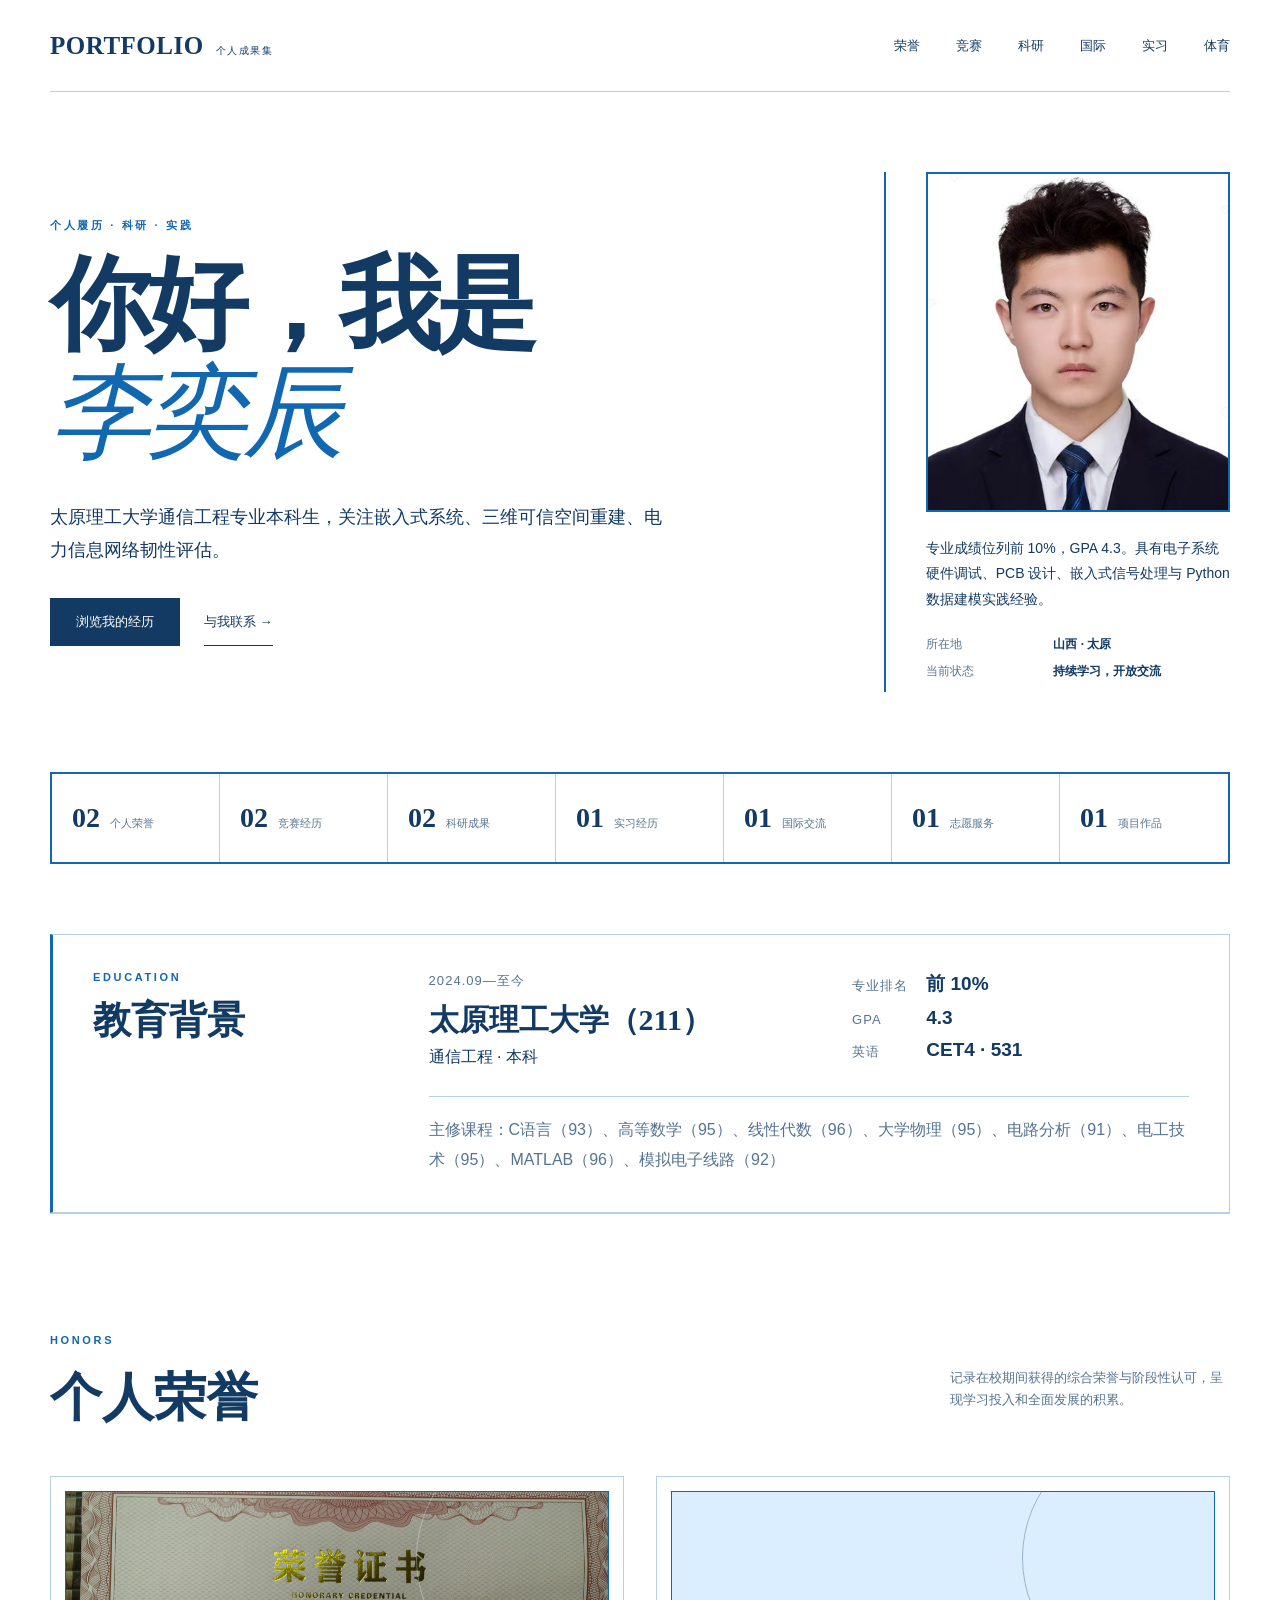
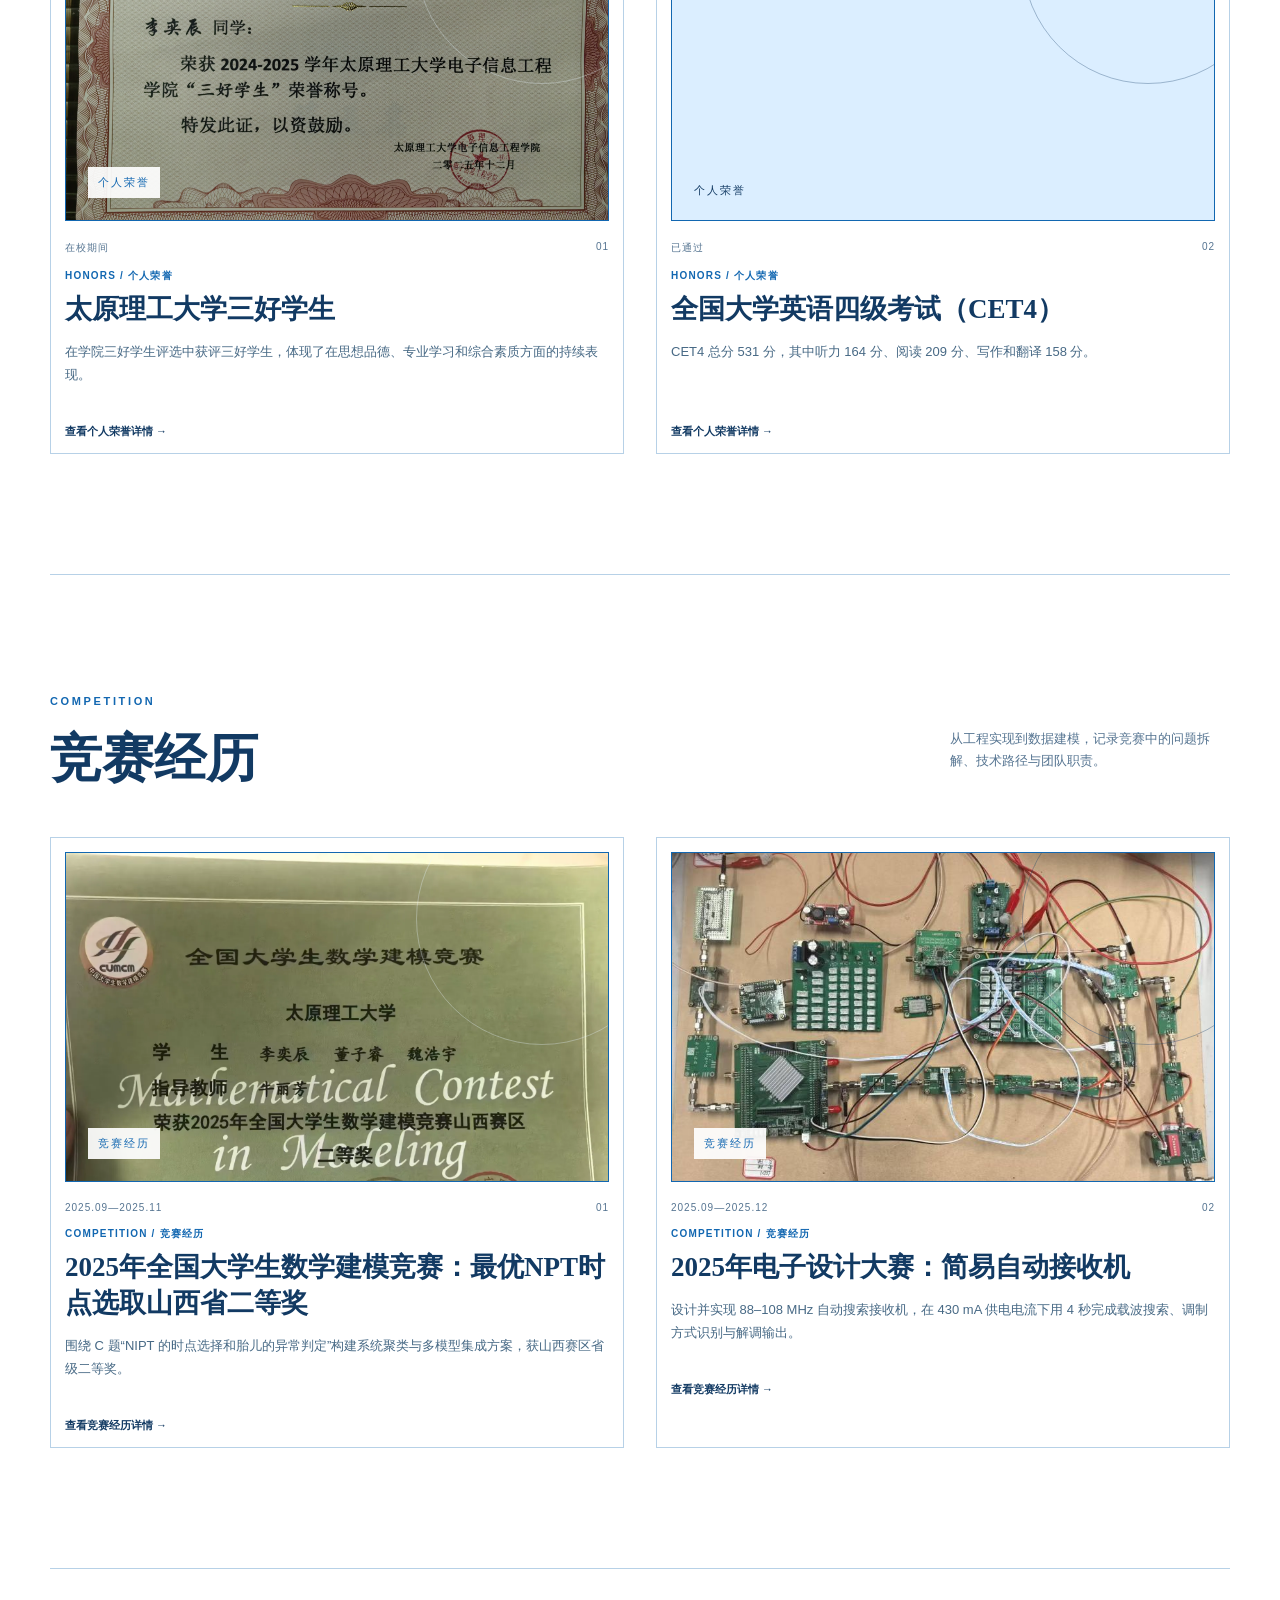
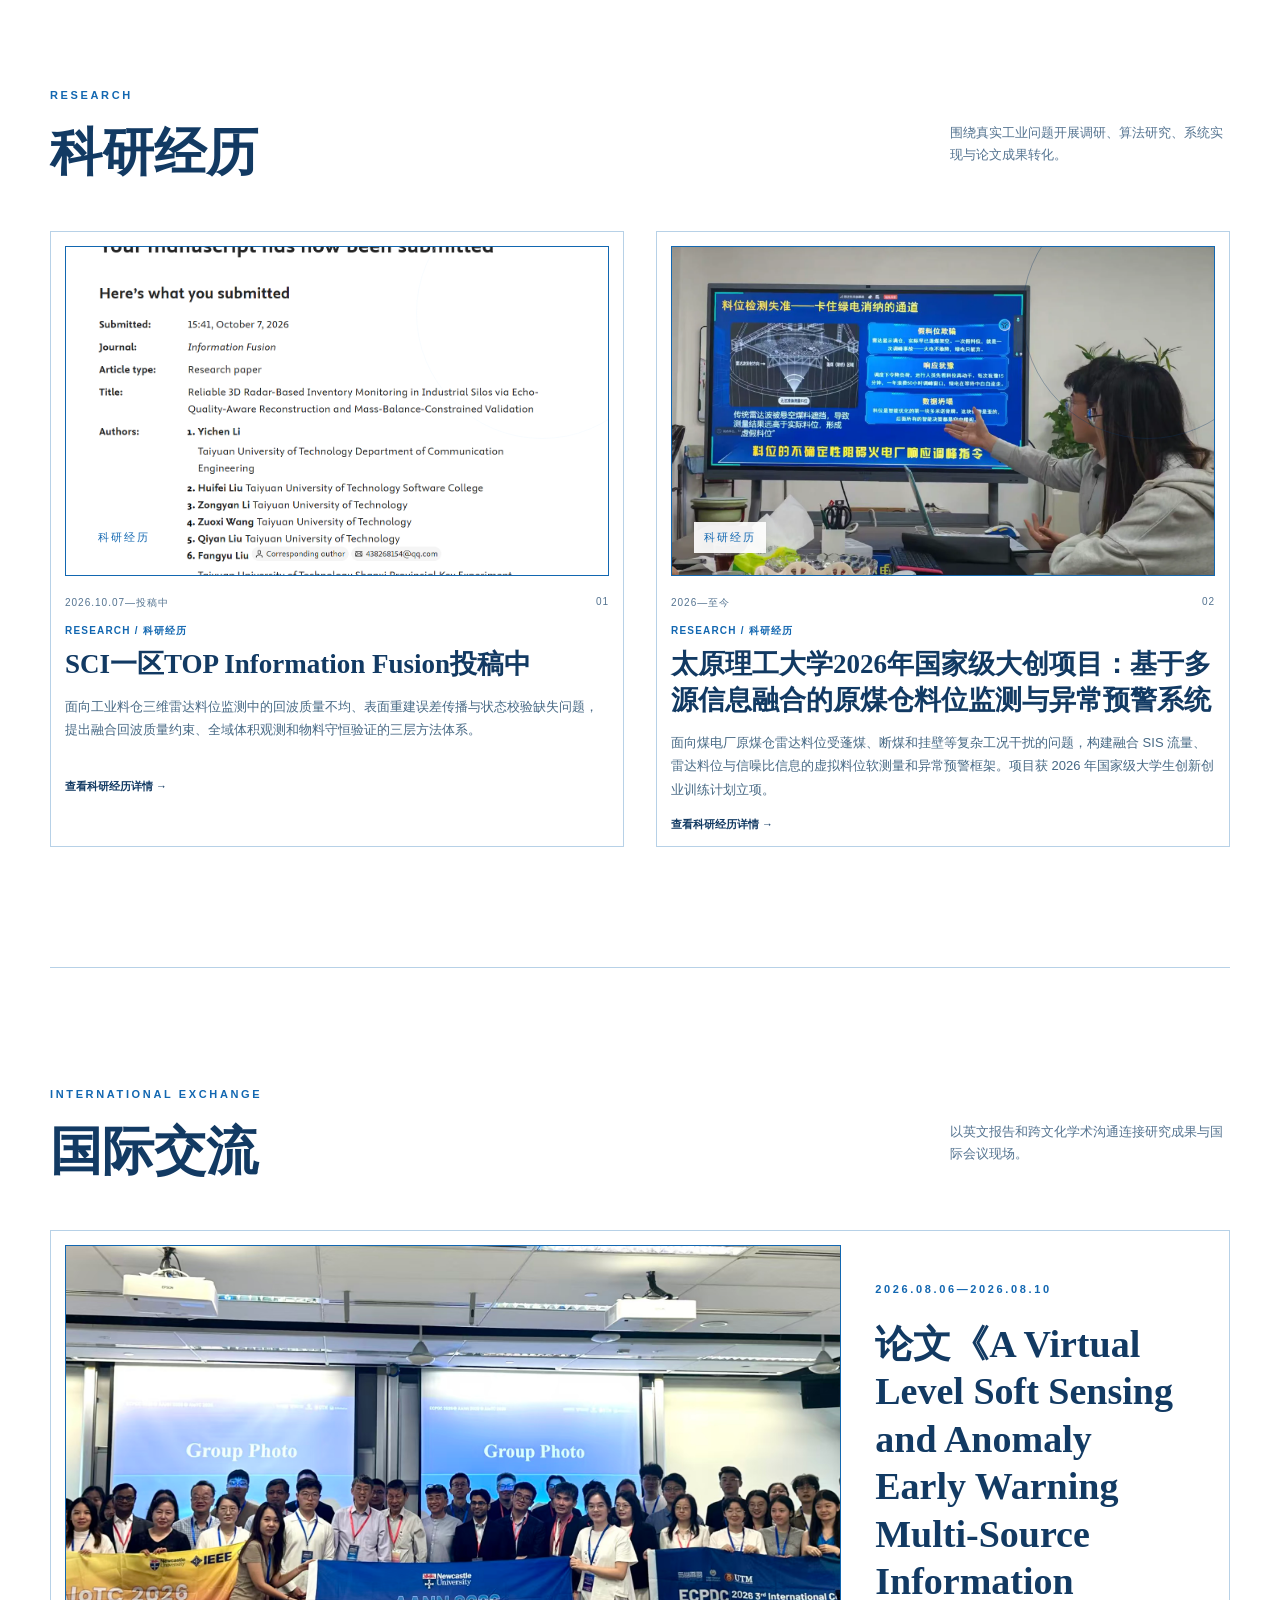
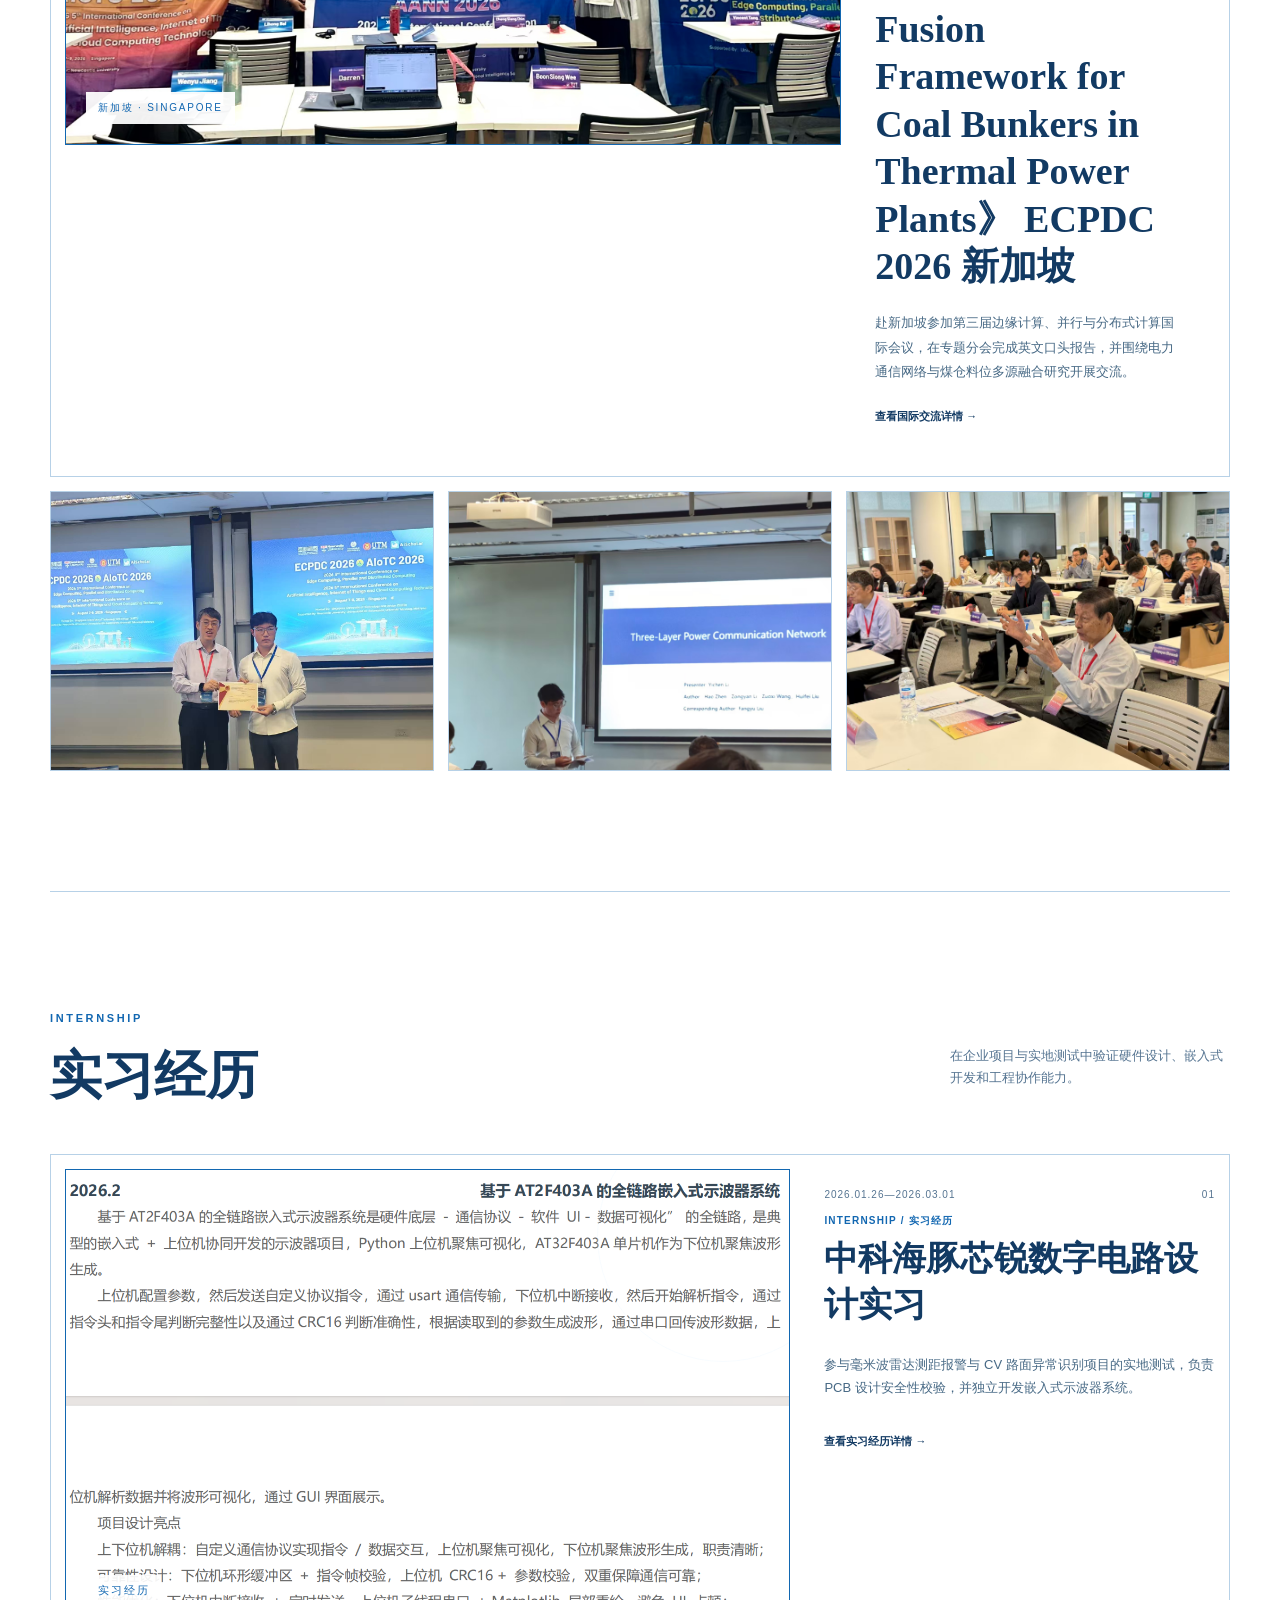
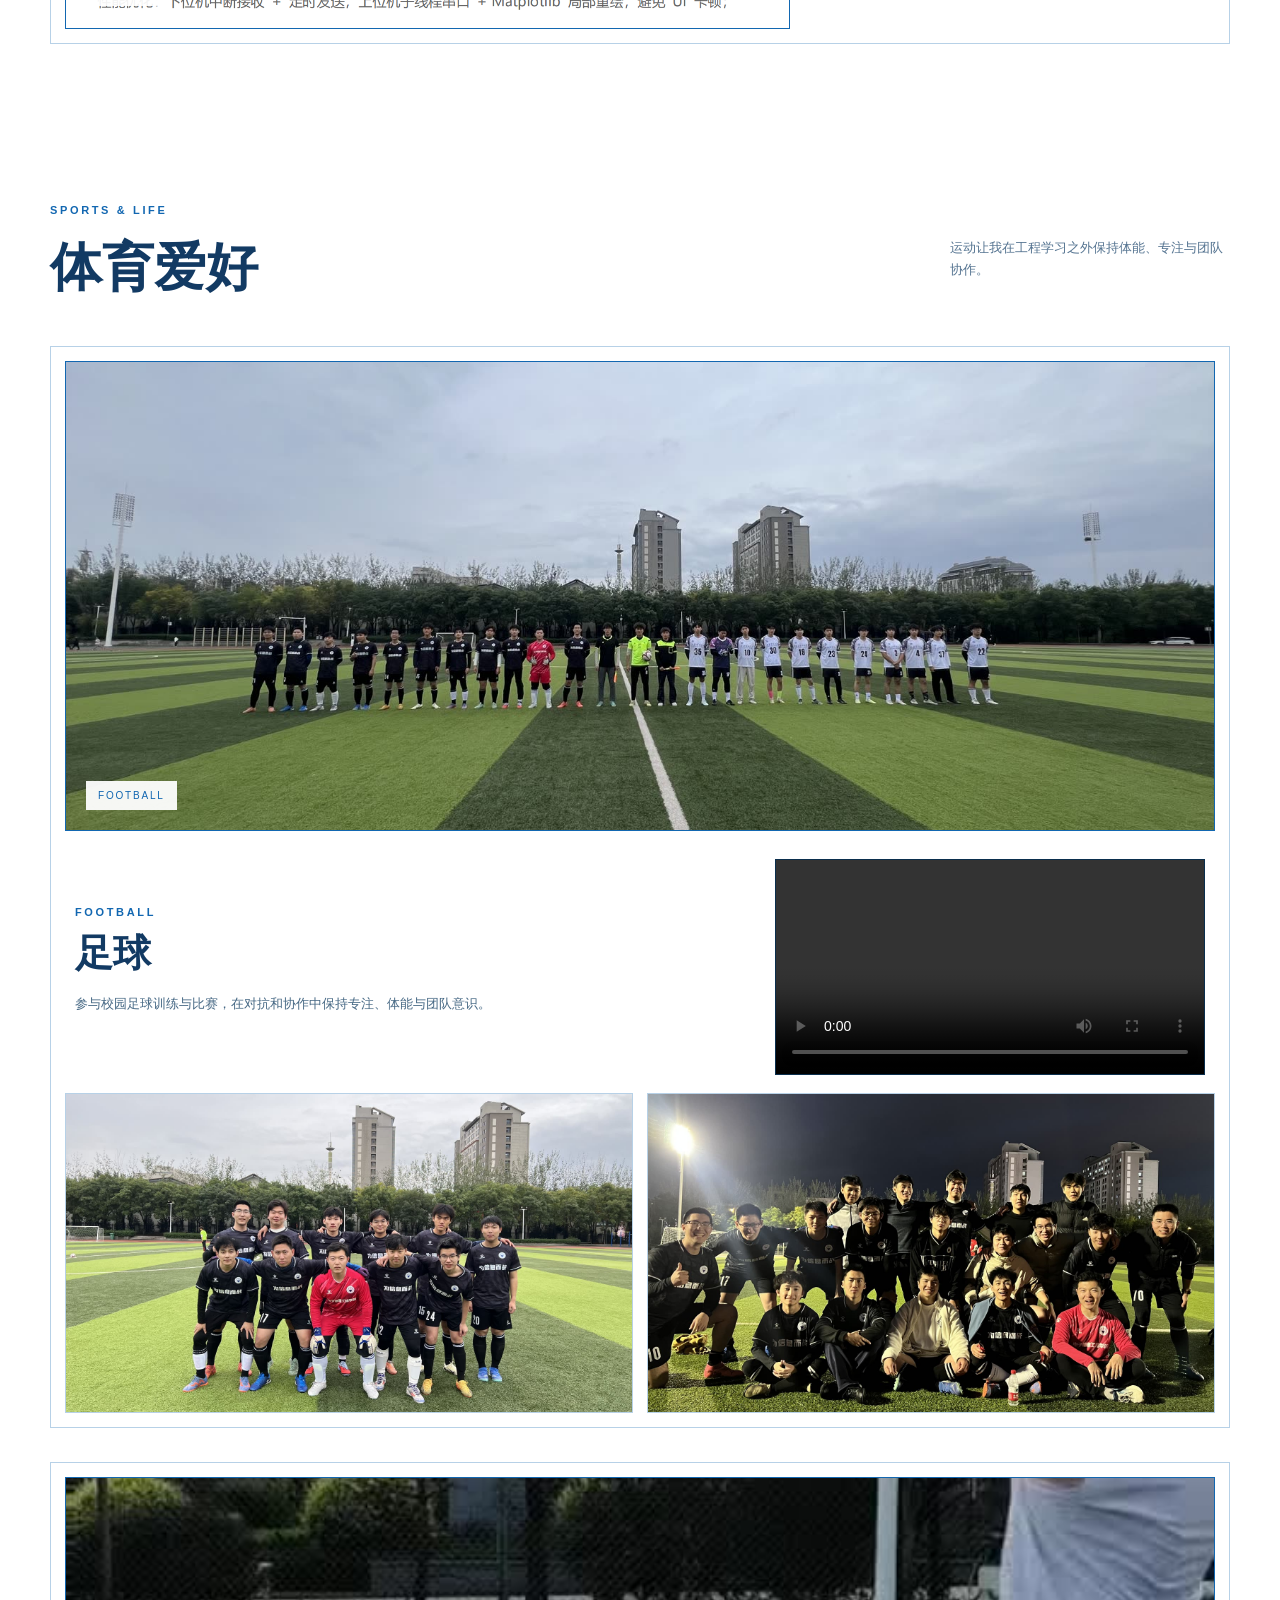
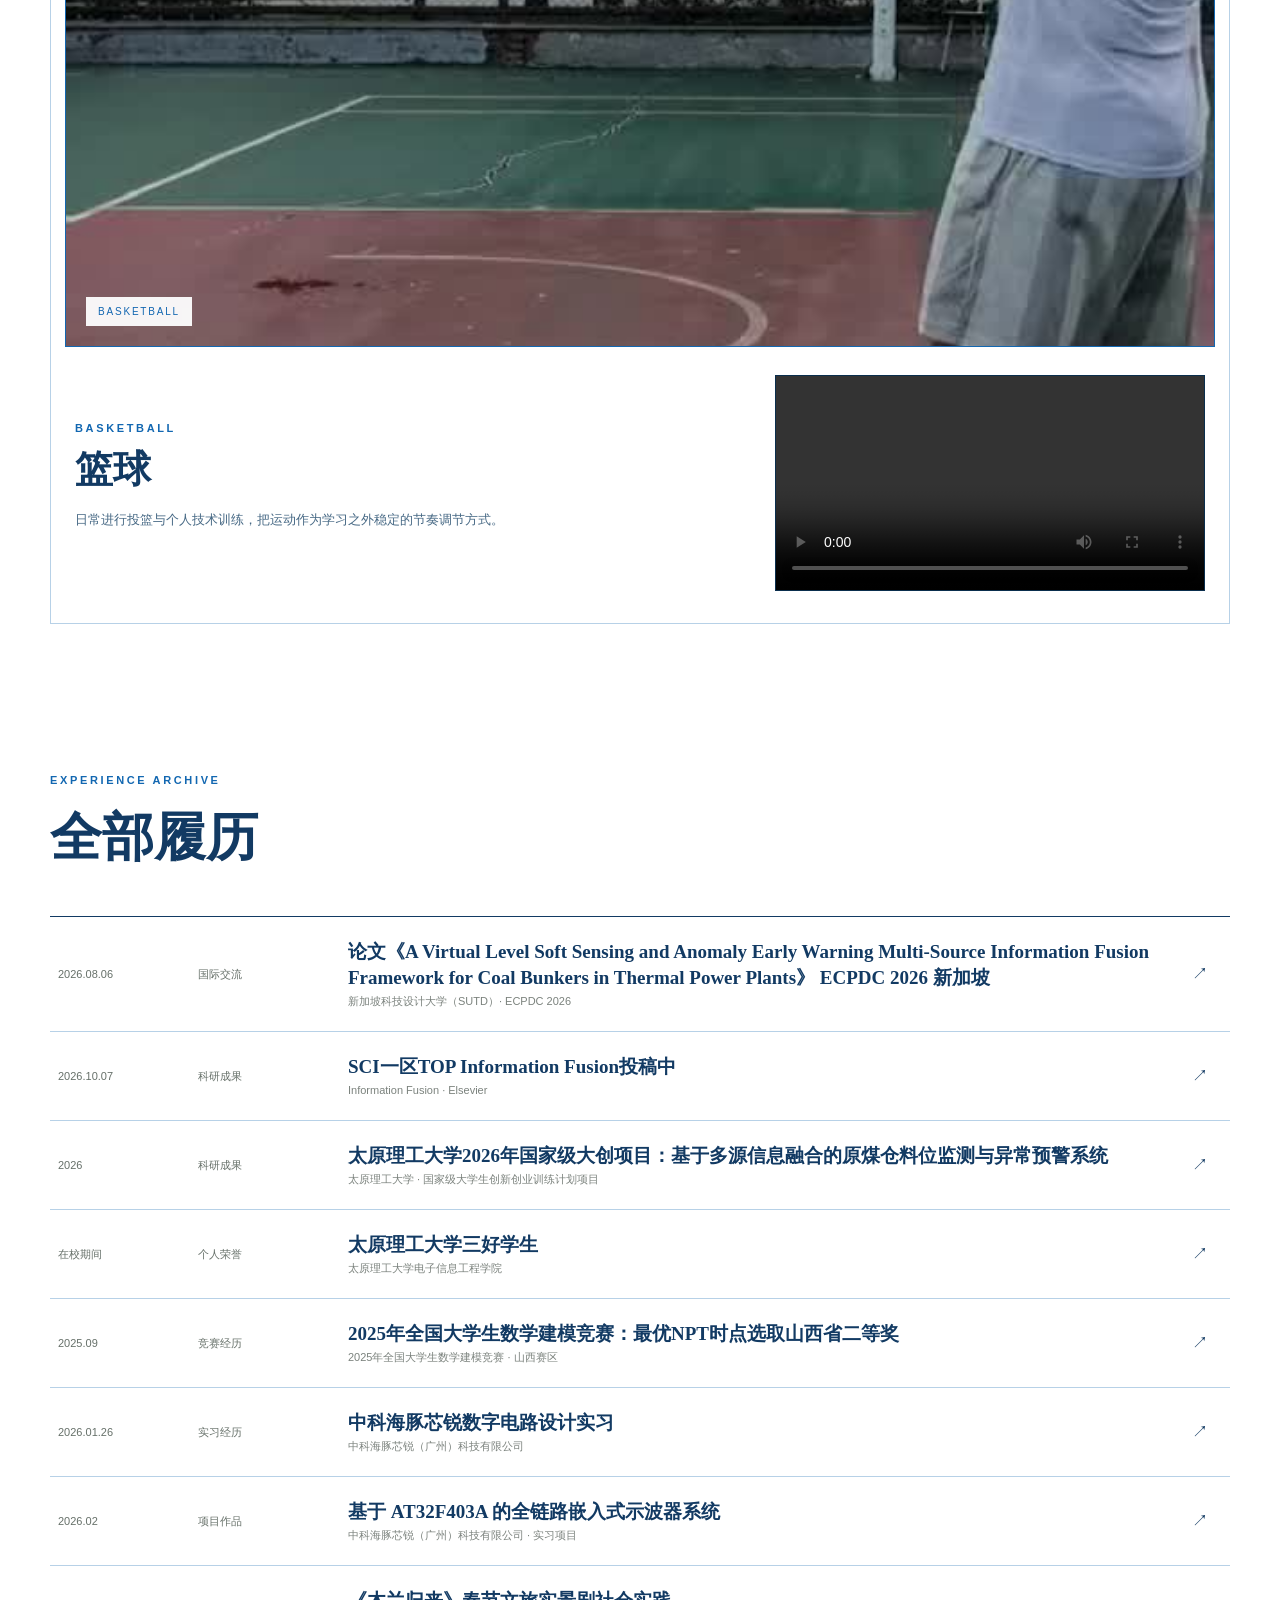
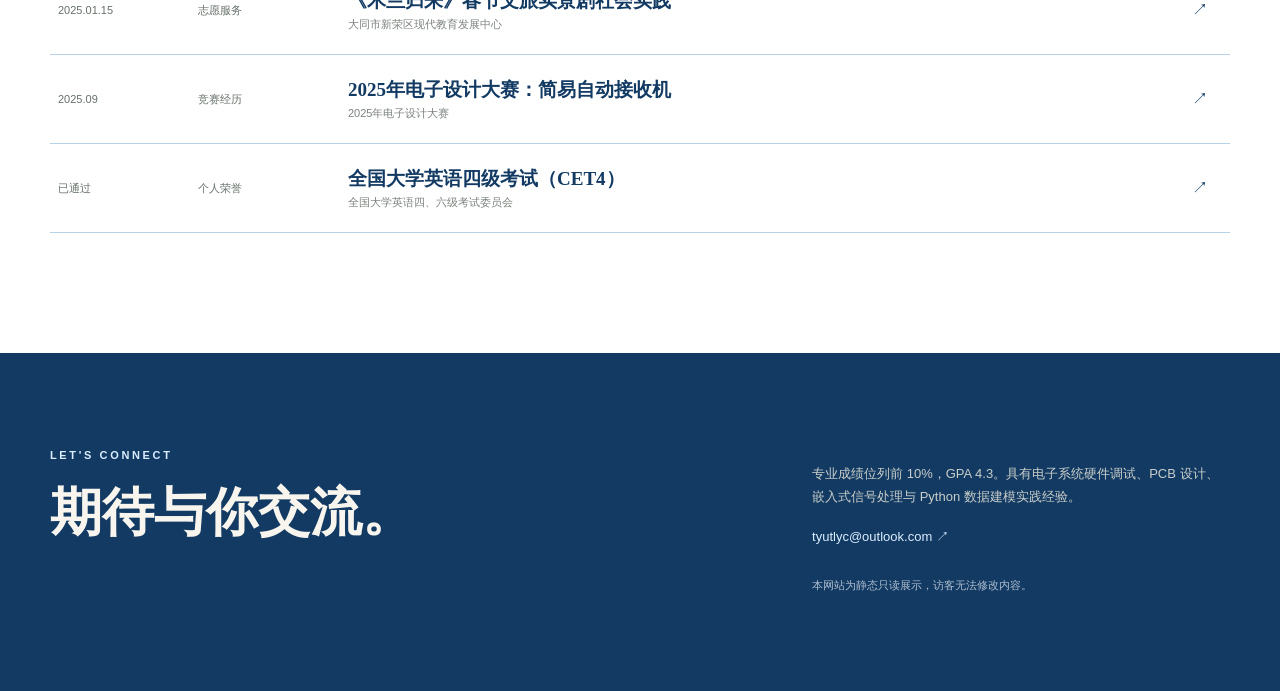
<file: index.html>
<!doctype html>
<html lang="zh-CN">
<head>
  <meta charset="utf-8">
  <meta name="viewport" content="width=device-width,initial-scale=1,viewport-fit=cover">
  <meta name="description" content="李奕辰的个人履历、科研、竞赛、实习与实践成果展示。">
  <meta name="color-scheme" content="light">
  <title>个人履历与成果集</title>
  <link rel="icon" href="/favicon.svg" type="image/svg+xml">
  <link rel="stylesheet" href="/styles.css">
</head>
<body><main>
  <header class="site-header shell">
    <a class="wordmark" href="/">PORTFOLIO<span>个人成果集</span></a>
    <nav aria-label="主导航"><a href="#honor">荣誉</a><a href="#competition">竞赛</a><a href="#research">科研</a><a href="#international">国际</a><a href="#internship">实习</a><a href="#sports">体育</a></nav>
  </header>
  <section class="hero shell" id="about">
    <div class="hero-copy"><p class="eyebrow">个人履历 · 科研 · 实践</p><h1><span class="hero-greeting">你好，我是</span><em>李奕辰</em></h1><p class="hero-lead">太原理工大学通信工程专业本科生，关注嵌入式系统、三维可信空间重建、电力信息网络韧性评估。</p>
      <div class="hero-actions"><a class="button primary" href="#competition">浏览我的经历</a><a class="button text" href="mailto:tyutlyc@outlook.com">与我联系 →</a></div>
    </div>
    <aside class="profile-card" aria-label="个人简介"><div class="portrait-frame"><img src="/media/profile-photo.jpg" alt="李奕辰证件照"></div><p>专业成绩位列前 10%，GPA 4.3。具有电子系统硬件调试、PCB 设计、嵌入式信号处理与 Python 数据建模实践经验。</p><dl><dt>所在地</dt><dd>山西 · 太原</dd><dt>当前状态</dt><dd>持续学习，开放交流</dd></dl></aside>
  </section>
  <section class="metrics shell" aria-label="经历分类统计"><div><strong>02</strong><span>个人荣誉</span></div><div><strong>02</strong><span>竞赛经历</span></div><div><strong>02</strong><span>科研成果</span></div><div><strong>01</strong><span>实习经历</span></div><div><strong>01</strong><span>国际交流</span></div><div><strong>01</strong><span>志愿服务</span></div><div><strong>01</strong><span>项目作品</span></div></section>
  <section class="education shell" aria-labelledby="education-title">
    <div><p class="eyebrow">EDUCATION</p><h2 id="education-title">教育背景</h2></div>
    <div class="education-main"><span>2024.09—至今</span><h3>太原理工大学（211）</h3><p>通信工程 · 本科</p></div>
    <div class="education-data"><span>专业排名</span><strong>前 10%</strong><span>GPA</span><strong>4.3</strong><span>英语</span><strong>CET4 · 531</strong></div>
    <p class="education-courses">主修课程：C语言（93）、高等数学（95）、线性代数（96）、大学物理（95）、电路分析（91）、电工技术（95）、MATLAB（96）、模拟电子线路（92）</p>
  </section>
  <section class="section shell experience-category-section" id="honor"><div class="section-heading"><div><p class="eyebrow">HONORS</p><h2>个人荣誉</h2></div><p>记录在校期间获得的综合荣誉与阶段性认可，呈现学习投入和全面发展的积累。</p></div><div class="feature-grid category-entry-grid"><a class="feature-card" href="/experience/three-good-student/"><div class="visual visual-1 cover-three-good-student"><img src="/media/three-good-student-certificate.jpg" alt="太原理工大学三好学生相关图片"><span>个人荣誉</span></div><div class="card-meta"><span>在校期间</span><span>01</span></div><p class="feature-type">HONORS / 个人荣誉</p><h3>太原理工大学三好学生</h3><p>在学院三好学生评选中获评三好学生，体现了在思想品德、专业学习和综合素质方面的持续表现。</p><b>查看个人荣誉详情 →</b></a><a class="feature-card" href="/experience/cet4-531/"><div class="visual visual-2 cover-cet4-531"><span>个人荣誉</span></div><div class="card-meta"><span>已通过</span><span>02</span></div><p class="feature-type">HONORS / 个人荣誉</p><h3>全国大学英语四级考试（CET4）</h3><p>CET4 总分 531 分，其中听力 164 分、阅读 209 分、写作和翻译 158 分。</p><b>查看个人荣誉详情 →</b></a></div></section><section class="section shell experience-category-section" id="competition"><div class="section-heading"><div><p class="eyebrow">COMPETITION</p><h2>竞赛经历</h2></div><p>从工程实现到数据建模，记录竞赛中的问题拆解、技术路径与团队职责。</p></div><div class="feature-grid category-entry-grid"><a class="feature-card" href="/experience/math-modeling-2025/"><div class="visual visual-1 cover-math-modeling-2025"><img src="/media/math-modeling-award-2025.png" alt="2025年全国大学生数学建模竞赛：最优NPT时点选取山西省二等奖相关图片"><span>竞赛经历</span></div><div class="card-meta"><span>2025.09—2025.11</span><span>01</span></div><p class="feature-type">COMPETITION / 竞赛经历</p><h3>2025年全国大学生数学建模竞赛：最优NPT时点选取山西省二等奖</h3><p>围绕 C 题“NIPT 的时点选择和胎儿的异常判定”构建系统聚类与多模型集成方案，获山西赛区省级二等奖。</p><b>查看竞赛经历详情 →</b></a><a class="feature-card" href="/experience/electronic-design-2025/"><div class="visual visual-2 cover-electronic-design-2025"><img src="/media/electronic-design-receiver.png" alt="2025年电子设计大赛：简易自动接收机相关图片"><span>竞赛经历</span></div><div class="card-meta"><span>2025.09—2025.12</span><span>02</span></div><p class="feature-type">COMPETITION / 竞赛经历</p><h3>2025年电子设计大赛：简易自动接收机</h3><p>设计并实现 88–108 MHz 自动搜索接收机，在 430 mA 供电电流下用 4 秒完成载波搜索、调制方式识别与解调输出。</p><b>查看竞赛经历详情 →</b></a></div></section><section class="section shell experience-category-section" id="research"><div class="section-heading"><div><p class="eyebrow">RESEARCH</p><h2>科研经历</h2></div><p>围绕真实工业问题开展调研、算法研究、系统实现与论文成果转化。</p></div><div class="feature-grid category-entry-grid"><a class="feature-card" href="/experience/information-fusion-submission-2026/"><div class="visual visual-1 cover-information-fusion-submission-2026"><img src="/media/research-information-fusion-submission.png" alt="SCI一区TOP Information Fusion投稿中相关图片"><span>科研经历</span></div><div class="card-meta"><span>2026.10.07—投稿中</span><span>01</span></div><p class="feature-type">RESEARCH / 科研经历</p><h3>SCI一区TOP Information Fusion投稿中</h3><p>面向工业料仓三维雷达料位监测中的回波质量不均、表面重建误差传播与状态校验缺失问题，提出融合回波质量约束、全域体积观测和物料守恒验证的三层方法体系。</p><b>查看科研经历详情 →</b></a><a class="feature-card" href="/experience/coal-bunker-level-monitoring-2026/"><div class="visual visual-2 cover-coal-bunker-level-monitoring-2026"><img src="/media/research-presentation-1.webp" alt="太原理工大学2026年国家级大创项目：基于多源信息融合的原煤仓料位监测与异常预警系统相关图片"><span>科研经历</span></div><div class="card-meta"><span>2026—至今</span><span>02</span></div><p class="feature-type">RESEARCH / 科研经历</p><h3>太原理工大学2026年国家级大创项目：基于多源信息融合的原煤仓料位监测与异常预警系统</h3><p>面向煤电厂原煤仓雷达料位受蓬煤、断煤和挂壁等复杂工况干扰的问题，构建融合 SIS 流量、雷达料位与信噪比信息的虚拟料位软测量和异常预警框架。项目获 2026 年国家级大学生创新创业训练计划立项。</p><b>查看科研经历详情 →</b></a></div></section>
  <section class="section shell international-section" id="international"><div class="section-heading"><div><p class="eyebrow">INTERNATIONAL EXCHANGE</p><h2>国际交流</h2></div><p>以英文报告和跨文化学术沟通连接研究成果与国际会议现场。</p></div><a class="international-card" href="/experience/ecpdc-singapore-2026/"><div class="international-cover"><img src="/media/international-ecpdc-group.jpg" alt="ECPDC 2026 国际会议参会人员合影"><span>新加坡 · SINGAPORE</span></div><div class="international-copy"><p class="eyebrow">2026.08.06—2026.08.10</p><h3>论文《A Virtual Level Soft Sensing and Anomaly Early Warning Multi-Source Information Fusion Framework for Coal Bunkers in Thermal Power Plants》 ECPDC 2026 新加坡</h3><p>赴新加坡参加第三届边缘计算、并行与分布式计算国际会议，在专题分会完成英文口头报告，并围绕电力通信网络与煤仓料位多源融合研究开展交流。</p><b>查看国际交流详情 →</b></div></a><div class="international-strip"><img loading="lazy" src="/media/international-ecpdc-certificate.jpg" alt="ECPDC 2026 口头报告证明合影"><img loading="lazy" src="/media/international-ecpdc-presentation-network.jpg" alt="英文口头报告现场"><img loading="lazy" src="/media/international-ecpdc-discussion.jpg" alt="国际会议学术讨论现场"></div></section>
  <section class="section shell experience-category-section" id="internship"><div class="section-heading"><div><p class="eyebrow">INTERNSHIP</p><h2>实习经历</h2></div><p>在企业项目与实地测试中验证硬件设计、嵌入式开发和工程协作能力。</p></div><div class="feature-grid category-entry-grid single"><a class="feature-card" href="/experience/dolphin-chip-internship-2026/"><div class="visual visual-1 cover-dolphin-chip-internship-2026"><img src="/media/internship-oscilloscope-overview.png" alt="中科海豚芯锐数字电路设计实习相关图片"><span>实习经历</span></div><div class="card-meta"><span>2026.01.26—2026.03.01</span><span>01</span></div><p class="feature-type">INTERNSHIP / 实习经历</p><h3>中科海豚芯锐数字电路设计实习</h3><p>参与毫米波雷达测距报警与 CV 路面异常识别项目的实地测试，负责 PCB 设计安全性校验，并独立开发嵌入式示波器系统。</p><b>查看实习经历详情 →</b></a></div></section>
  <section class="section shell sports-section" id="sports">
    <div class="section-heading"><div><p class="eyebrow">SPORTS &amp; LIFE</p><h2>体育爱好</h2></div><p>运动让我在工程学习之外保持体能、专注与团队协作。</p></div>
    <div class="sports-grid"><article class="sport-card"><div class="sport-cover"><img src="/media/sports-football-lineup.jpg" alt="足球活动照片"><span>FOOTBALL</span></div><div class="sport-copy"><div><p class="eyebrow">FOOTBALL</p><h3>足球</h3><p>参与校园足球训练与比赛，在对抗和协作中保持专注、体能与团队意识。</p></div><video controls preload="metadata" src="/media/sports-football-match.mp4">你的浏览器暂不支持视频播放。</video></div><div class="sport-gallery"><img loading="lazy" src="/media/sports-football-team-day.jpg" alt="足球团队照片"><img loading="lazy" src="/media/sports-football-team-night.jpg" alt="足球团队照片"></div></article><article class="sport-card"><div class="sport-cover"><img src="/media/sports-basketball.jpg" alt="篮球活动照片"><span>BASKETBALL</span></div><div class="sport-copy"><div><p class="eyebrow">BASKETBALL</p><h3>篮球</h3><p>日常进行投篮与个人技术训练，把运动作为学习之外稳定的节奏调节方式。</p></div><video controls preload="metadata" src="/media/sports-basketball-2026.mp4">你的浏览器暂不支持视频播放。</video></div></article></div>
  </section>
  <section class="section shell archive"><div class="section-heading"><div><p class="eyebrow">EXPERIENCE ARCHIVE</p><h2>全部履历</h2></div></div><div class="archive-list"><a href="/experience/ecpdc-singapore-2026/"><span class="archive-date">2026.08.06</span><span class="archive-category">国际交流</span><span><strong>论文《A Virtual Level Soft Sensing and Anomaly Early Warning Multi-Source Information Fusion Framework for Coal Bunkers in Thermal Power Plants》 ECPDC 2026 新加坡</strong><small>新加坡科技设计大学（SUTD）· ECPDC 2026</small></span><i>↗</i></a><a href="/experience/information-fusion-submission-2026/"><span class="archive-date">2026.10.07</span><span class="archive-category">科研成果</span><span><strong>SCI一区TOP Information Fusion投稿中</strong><small>Information Fusion · Elsevier</small></span><i>↗</i></a><a href="/experience/coal-bunker-level-monitoring-2026/"><span class="archive-date">2026</span><span class="archive-category">科研成果</span><span><strong>太原理工大学2026年国家级大创项目：基于多源信息融合的原煤仓料位监测与异常预警系统</strong><small>太原理工大学 · 国家级大学生创新创业训练计划项目</small></span><i>↗</i></a><a href="/experience/three-good-student/"><span class="archive-date">在校期间</span><span class="archive-category">个人荣誉</span><span><strong>太原理工大学三好学生</strong><small>太原理工大学电子信息工程学院</small></span><i>↗</i></a><a href="/experience/math-modeling-2025/"><span class="archive-date">2025.09</span><span class="archive-category">竞赛经历</span><span><strong>2025年全国大学生数学建模竞赛：最优NPT时点选取山西省二等奖</strong><small>2025年全国大学生数学建模竞赛 · 山西赛区</small></span><i>↗</i></a><a href="/experience/dolphin-chip-internship-2026/"><span class="archive-date">2026.01.26</span><span class="archive-category">实习经历</span><span><strong>中科海豚芯锐数字电路设计实习</strong><small>中科海豚芯锐（广州）科技有限公司</small></span><i>↗</i></a><a href="/experience/embedded-oscilloscope-at32f403a/"><span class="archive-date">2026.02</span><span class="archive-category">项目作品</span><span><strong>基于 AT32F403A 的全链路嵌入式示波器系统</strong><small>中科海豚芯锐（广州）科技有限公司 · 实习项目</small></span><i>↗</i></a><a href="/experience/return-hometown-mulan-2025/"><span class="archive-date">2025.01.15</span><span class="archive-category">志愿服务</span><span><strong>《木兰归来》春节文旅实景剧社会实践</strong><small>大同市新荣区现代教育发展中心</small></span><i>↗</i></a><a href="/experience/electronic-design-2025/"><span class="archive-date">2025.09</span><span class="archive-category">竞赛经历</span><span><strong>2025年电子设计大赛：简易自动接收机</strong><small>2025年电子设计大赛</small></span><i>↗</i></a><a href="/experience/cet4-531/"><span class="archive-date">已通过</span><span class="archive-category">个人荣誉</span><span><strong>全国大学英语四级考试（CET4）</strong><small>全国大学英语四、六级考试委员会</small></span><i>↗</i></a></div></section>
  <footer id="contact"><div class="shell footer-inner"><div><p class="eyebrow">LET'S CONNECT</p><h2>期待与你交流。</h2></div><div><p>专业成绩位列前 10%，GPA 4.3。具有电子系统硬件调试、PCB 设计、嵌入式信号处理与 Python 数据建模实践经验。</p><a href="mailto:tyutlyc@outlook.com">tyutlyc@outlook.com ↗</a><small class="static-note">本网站为静态只读展示，访客无法修改内容。</small></div></div></footer>
  </main></body>
</html>
</file>
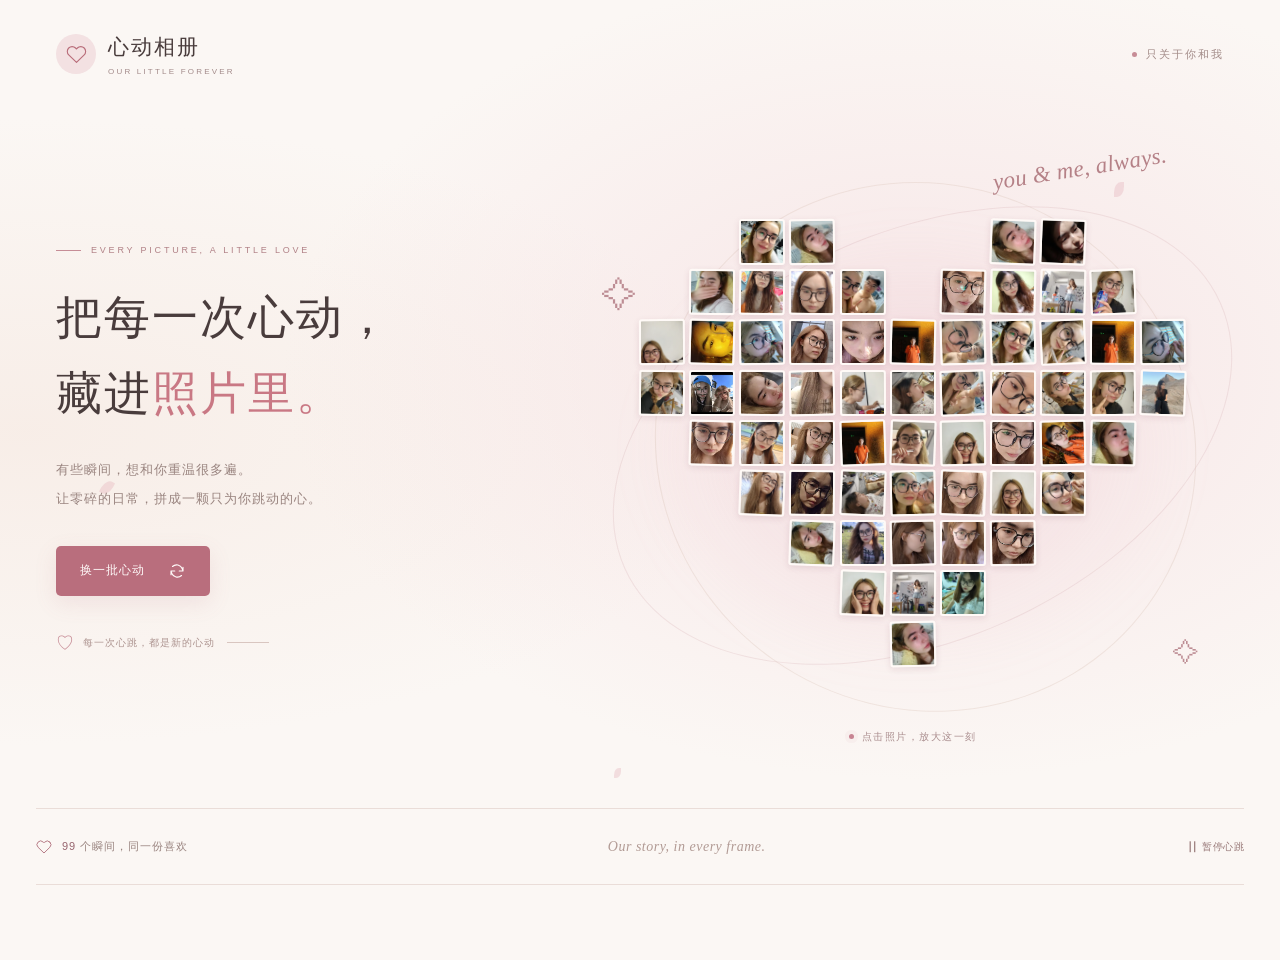
<file: album/index.html>
<!doctype html>
<html lang="zh-CN">
<head>
  <meta charset="UTF-8">
  <meta name="viewport" content="width=device-width, initial-scale=1.0">
  <meta name="theme-color" content="#fbf5f3">
  <meta name="description" content="把每一次心动，藏进照片里。一个属于我们的浪漫相册。">
  <title>心动相册 · Our little forever</title>
  <link rel="stylesheet" href="styles.css">
  <script src="photos.js" defer></script>
  <script src="app.js" defer></script>
</head>
<body>
  <svg class="svg-defs" aria-hidden="true" xmlns="http://www.w3.org/2000/svg"><defs>
    <symbol id="icon-heart" viewBox="0 0 24 24"><path d="M20.8 4.6a5.5 5.5 0 0 0-7.8 0L12 5.7l-1.1-1.1a5.5 5.5 0 0 0-7.8 7.8L12 21l8.8-8.6a5.5 5.5 0 0 0 0-7.8Z"/></symbol>
    <symbol id="icon-arrow" viewBox="0 0 24 24"><path d="M5 12h14m-6-6 6 6-6 6"/></symbol>
    <symbol id="icon-close" viewBox="0 0 24 24"><path d="m6 6 12 12M6 18 18 6"/></symbol>
    <symbol id="icon-refresh" viewBox="0 0 24 24"><path d="M20 7v5h-5M4 17v-5h5M6 6a8 8 0 0 1 13 3l1 3M4 12l1 3a8 8 0 0 0 13 3"/></symbol>
  </defs></svg>

  <div class="ambient" aria-hidden="true"><span></span><span></span><span></span></div>
  <header class="site-header">
    <a class="brand" href="#home" aria-label="心动相册首页"><span class="brand-mark"><svg><use href="#icon-heart"/></svg></span><span>心动相册<small>OUR LITTLE FOREVER</small></span></a>
    <span class="header-note"><span></span> 只关于你和我</span>
  </header>

  <main>
    <section class="hero" id="home" aria-labelledby="hero-title">
      <div class="hero-copy">
        <p class="eyebrow"><span></span> EVERY PICTURE, A LITTLE LOVE</p>
        <h1 id="hero-title">把每一次心动，<br>藏进<span class="rose-text">照片里。</span></h1>
        <p class="hero-description">有些瞬间，想和你重温很多遍。<br>让零碎的日常，拼成一颗只为你跳动的心。</p>
        <button class="primary-button" id="shuffle-heart" type="button">换一批心动 <svg><use href="#icon-refresh"/></svg></button>
        <div class="hero-footnote"><span class="mini-heart">♡</span><span>每一次心跳，都是新的心动</span><span class="fine-line"></span></div>
      </div>
      <div class="heart-scene">
        <div class="orbit orbit-one" aria-hidden="true"></div><div class="orbit orbit-two" aria-hidden="true"></div>
        <span class="scene-spark spark-one" aria-hidden="true">✧</span><span class="scene-spark spark-two" aria-hidden="true">✧</span>
        <span class="handwriting" aria-hidden="true">you & me, always.</span>
        <div class="heart-glow" aria-hidden="true"></div>
        <div class="photo-heart" id="photo-heart" aria-label="由照片组成的跳动爱心，点击任意照片放大"></div>
        <div class="heart-caption"><span class="live-dot"></span><span>点击照片，放大这一刻</span></div>
      </div>
    </section>

    <div class="moment-bar">
      <div class="moment-count"><svg><use href="#icon-heart"/></svg><span><strong class="photo-count">99</strong> 个瞬间，同一份喜欢</span></div>
      <p>Our story, in every frame.</p>
      <div class="heart-controls"><button id="toggle-heart" type="button" aria-pressed="false"><span id="pause-icon" aria-hidden="true">Ⅱ</span><span id="pause-label">暂停心跳</span></button></div>
    </div>

  </main>

  <dialog id="lightbox" aria-label="照片放大查看">
    <div class="lightbox-toolbar"><span id="viewer-counter"></span><button class="viewer-button" id="close-viewer" aria-label="关闭照片"><svg><use href="#icon-close"/></svg></button></div>
    <button class="viewer-button viewer-prev" id="prev-photo" aria-label="上一张照片"><svg><use href="#icon-arrow"/></svg></button>
    <figure><img id="viewer-image" alt=""><figcaption id="viewer-caption"></figcaption></figure>
    <button class="viewer-button viewer-next" id="next-photo" aria-label="下一张照片"><svg><use href="#icon-arrow"/></svg></button>
    <div class="viewer-hint">← → 切换照片 <span>·</span> ESC 关闭 <span>·</span> 手机上可左右滑动</div>
  </dialog>
</body>
</html>
</file>
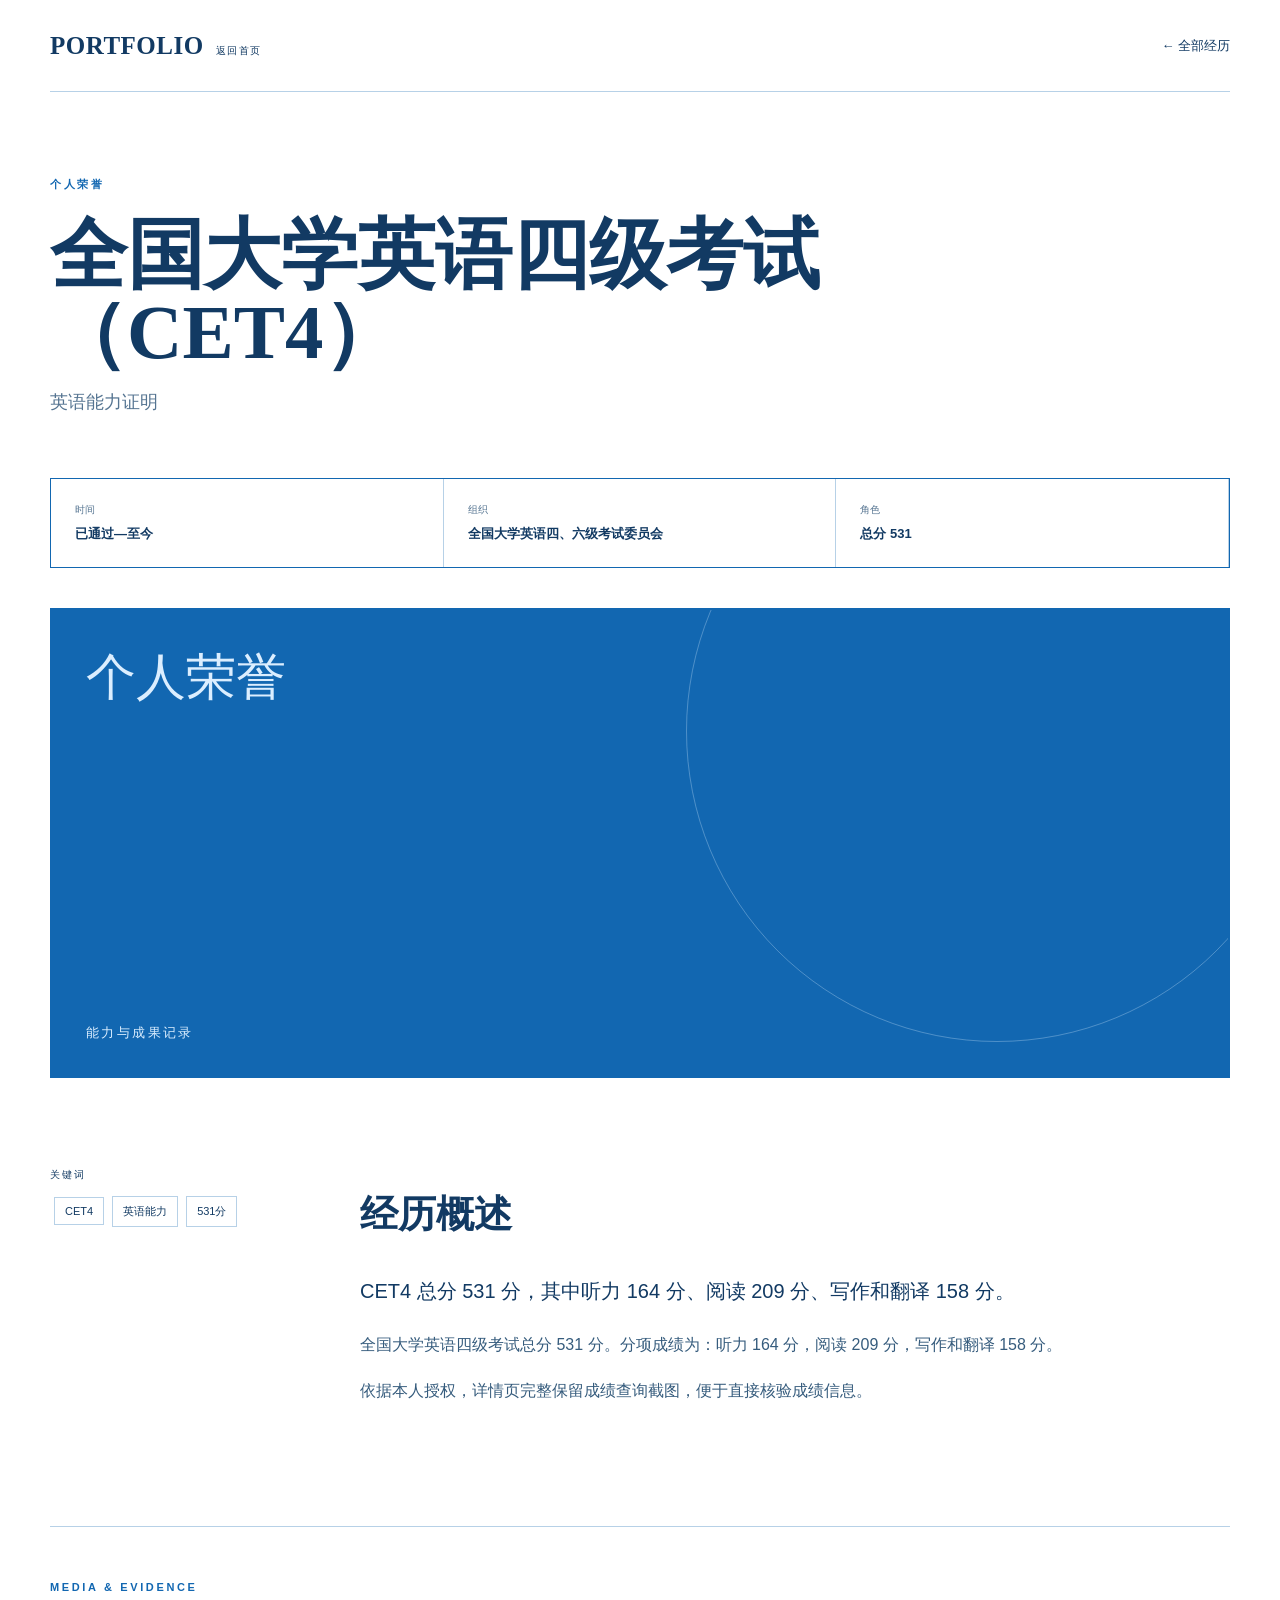
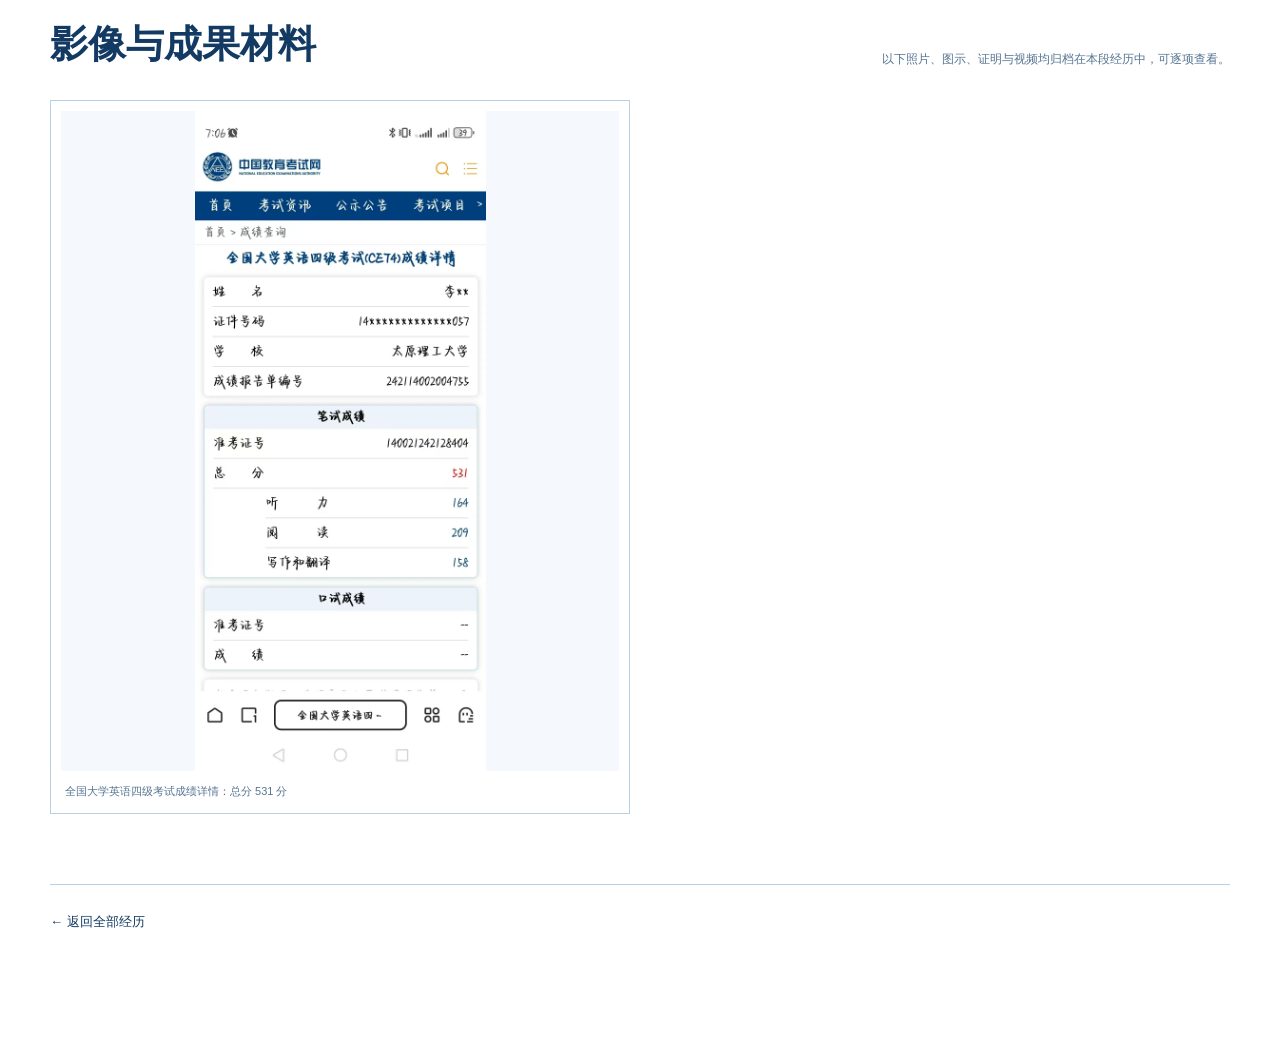
<file: experience/cet4-531/index.html>
<!doctype html>
<html lang="zh-CN">
<head>
  <meta charset="utf-8">
  <meta name="viewport" content="width=device-width,initial-scale=1,viewport-fit=cover">
  <meta name="description" content="CET4 总分 531 分，其中听力 164 分、阅读 209 分、写作和翻译 158 分。">
  <meta name="color-scheme" content="light">
  <title>全国大学英语四级考试（CET4） · 个人履历与成果集</title>
  <link rel="icon" href="/favicon.svg" type="image/svg+xml">
  <link rel="stylesheet" href="/styles.css">
</head>
<body><main class="detail-page">
  <header class="site-header shell"><a class="wordmark" href="/">PORTFOLIO<span>返回首页</span></a><nav><a href="/">← 全部经历</a></nav></header>
  <article class="detail shell"><div class="detail-intro"><p class="eyebrow">个人荣誉</p><h1>全国大学英语四级考试（CET4）</h1><p>英语能力证明</p></div>
    <div class="detail-facts"><div><span>时间</span><strong>已通过—至今</strong></div><div><span>组织</span><strong>全国大学英语四、六级考试委员会</strong></div><div><span>角色</span><strong>总分 531</strong></div></div>
    <div class="detail-hero cover-cet4-531"><span>个人荣誉</span><small>能力与成果记录</small></div>
    <div class="detail-body"><aside><p>关键词</p><span>CET4</span><span>英语能力</span><span>531分</span></aside><div><h2>经历概述</h2><p class="lead">CET4 总分 531 分，其中听力 164 分、阅读 209 分、写作和翻译 158 分。</p><p>全国大学英语四级考试总分 531 分。分项成绩为：听力 164 分，阅读 209 分，写作和翻译 158 分。</p><p>依据本人授权，详情页完整保留成绩查询截图，便于直接核验成绩信息。</p></div></div>
    <section class="static-media" aria-labelledby="media-title"><div class="detail-section-heading"><p class="eyebrow">MEDIA &amp; EVIDENCE</p><h2 id="media-title">影像与成果材料</h2><p>以下照片、图示、证明与视频均归档在本段经历中，可逐项查看。</p></div><div class="media-grid"><figure><img loading="lazy" src="/media/cet4-score-report.webp" alt="全国大学英语四级考试成绩详情：总分 531 分"><figcaption>全国大学英语四级考试成绩详情：总分 531 分</figcaption></figure></div></section>
    <div class="detail-back"><a href="/">← 返回全部经历</a></div>
  </article></main></body>
</html>
</file>
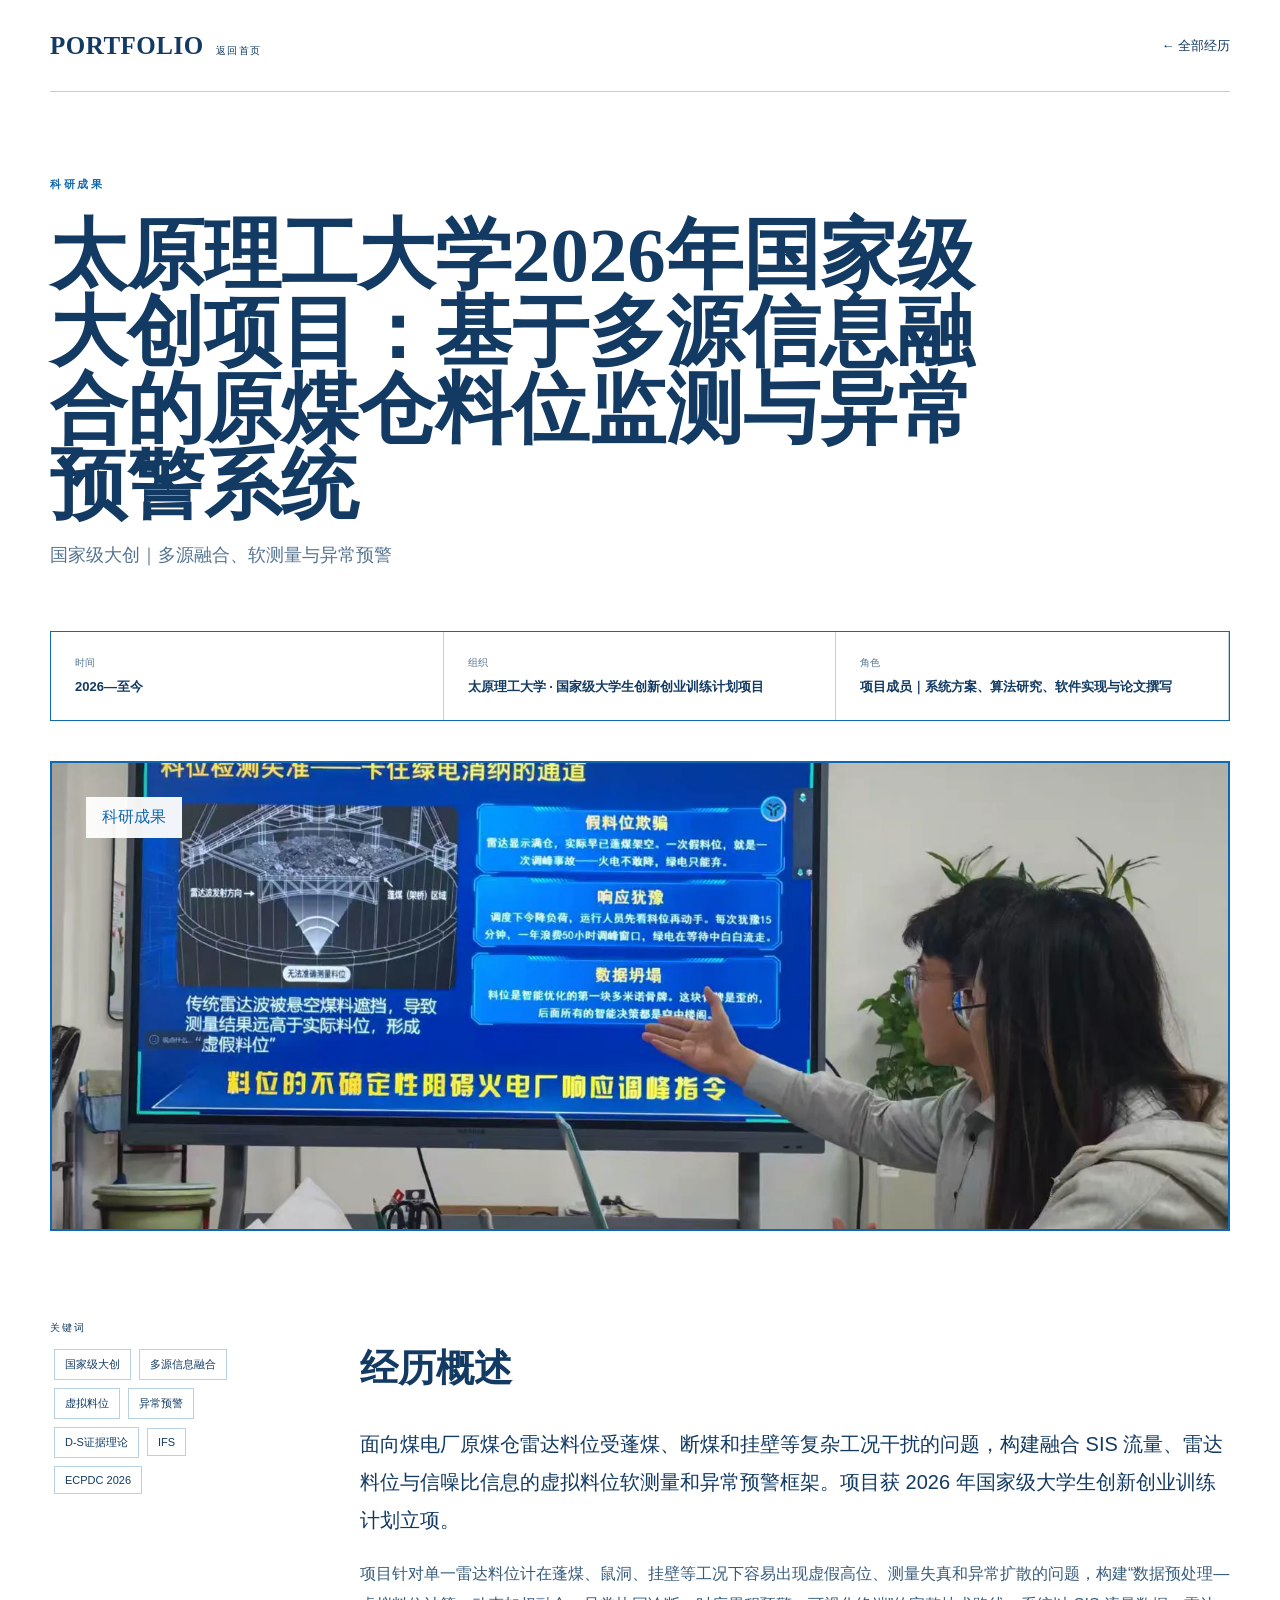
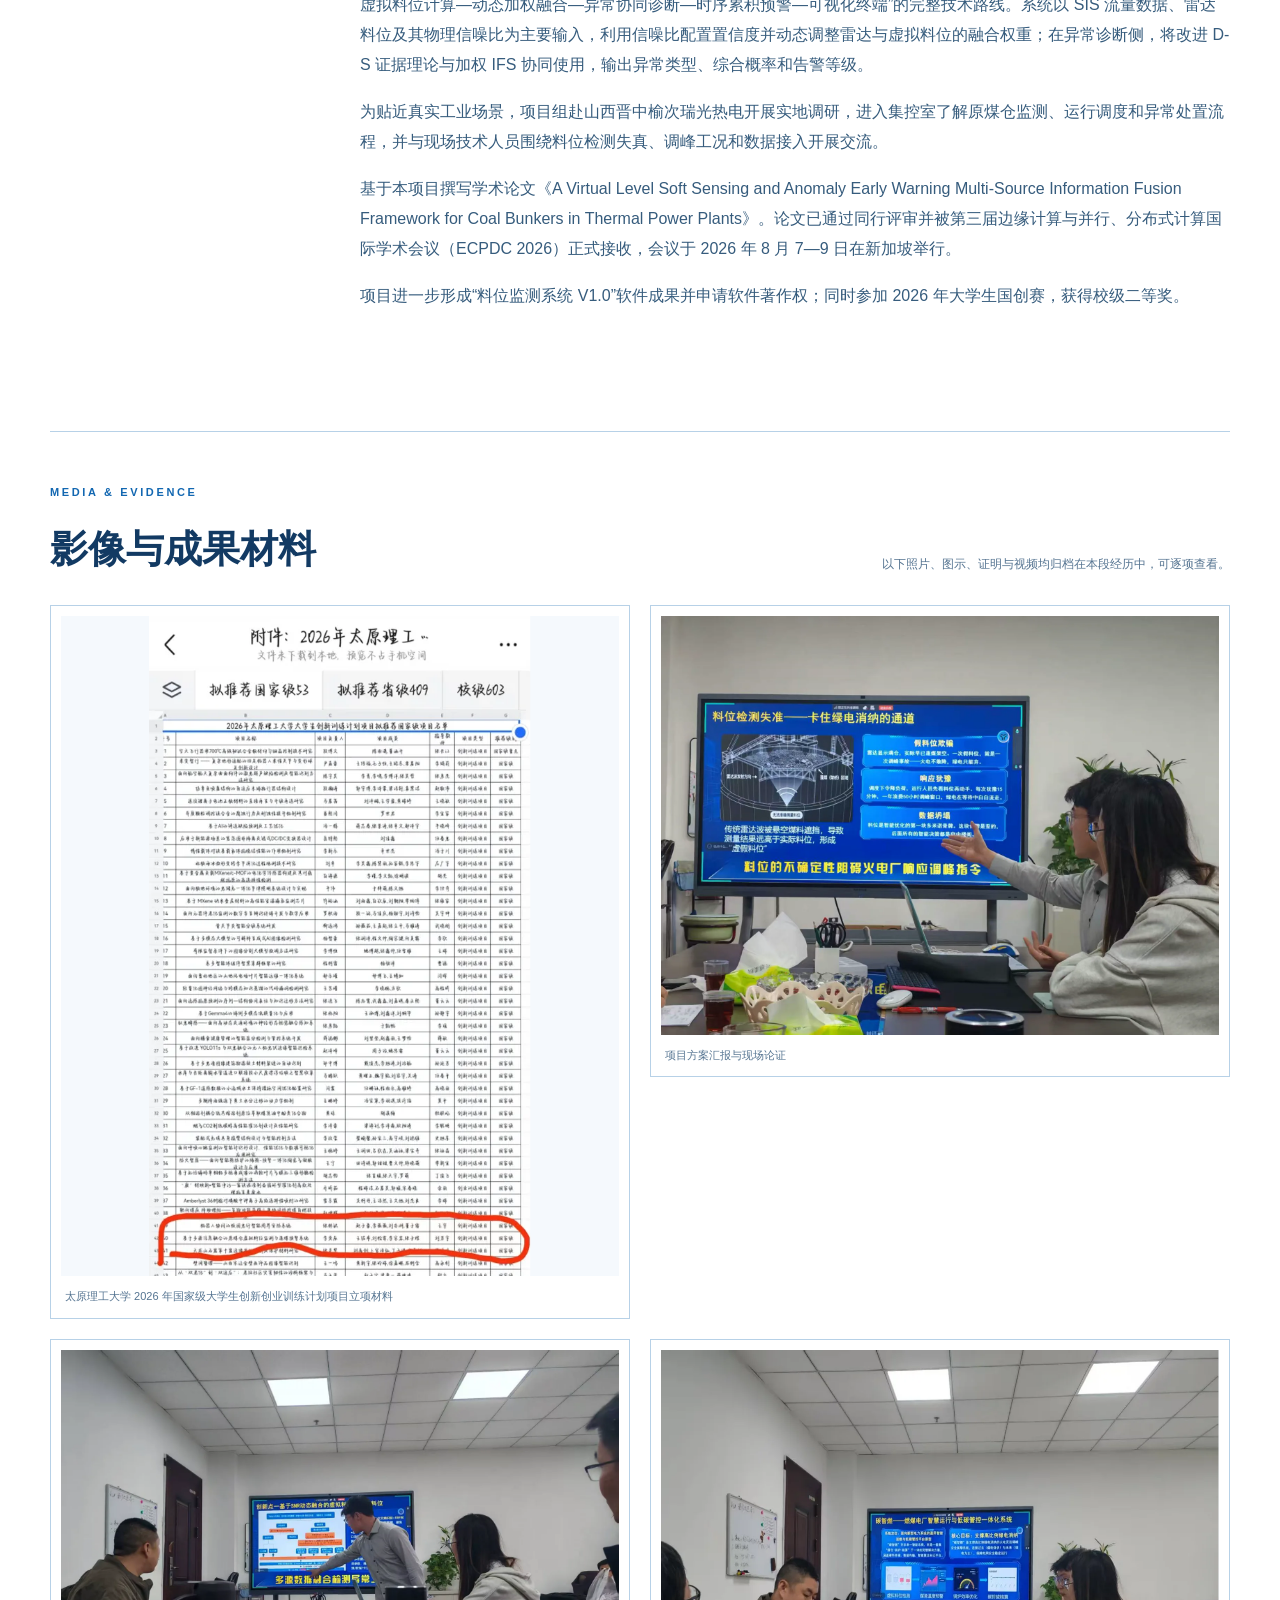
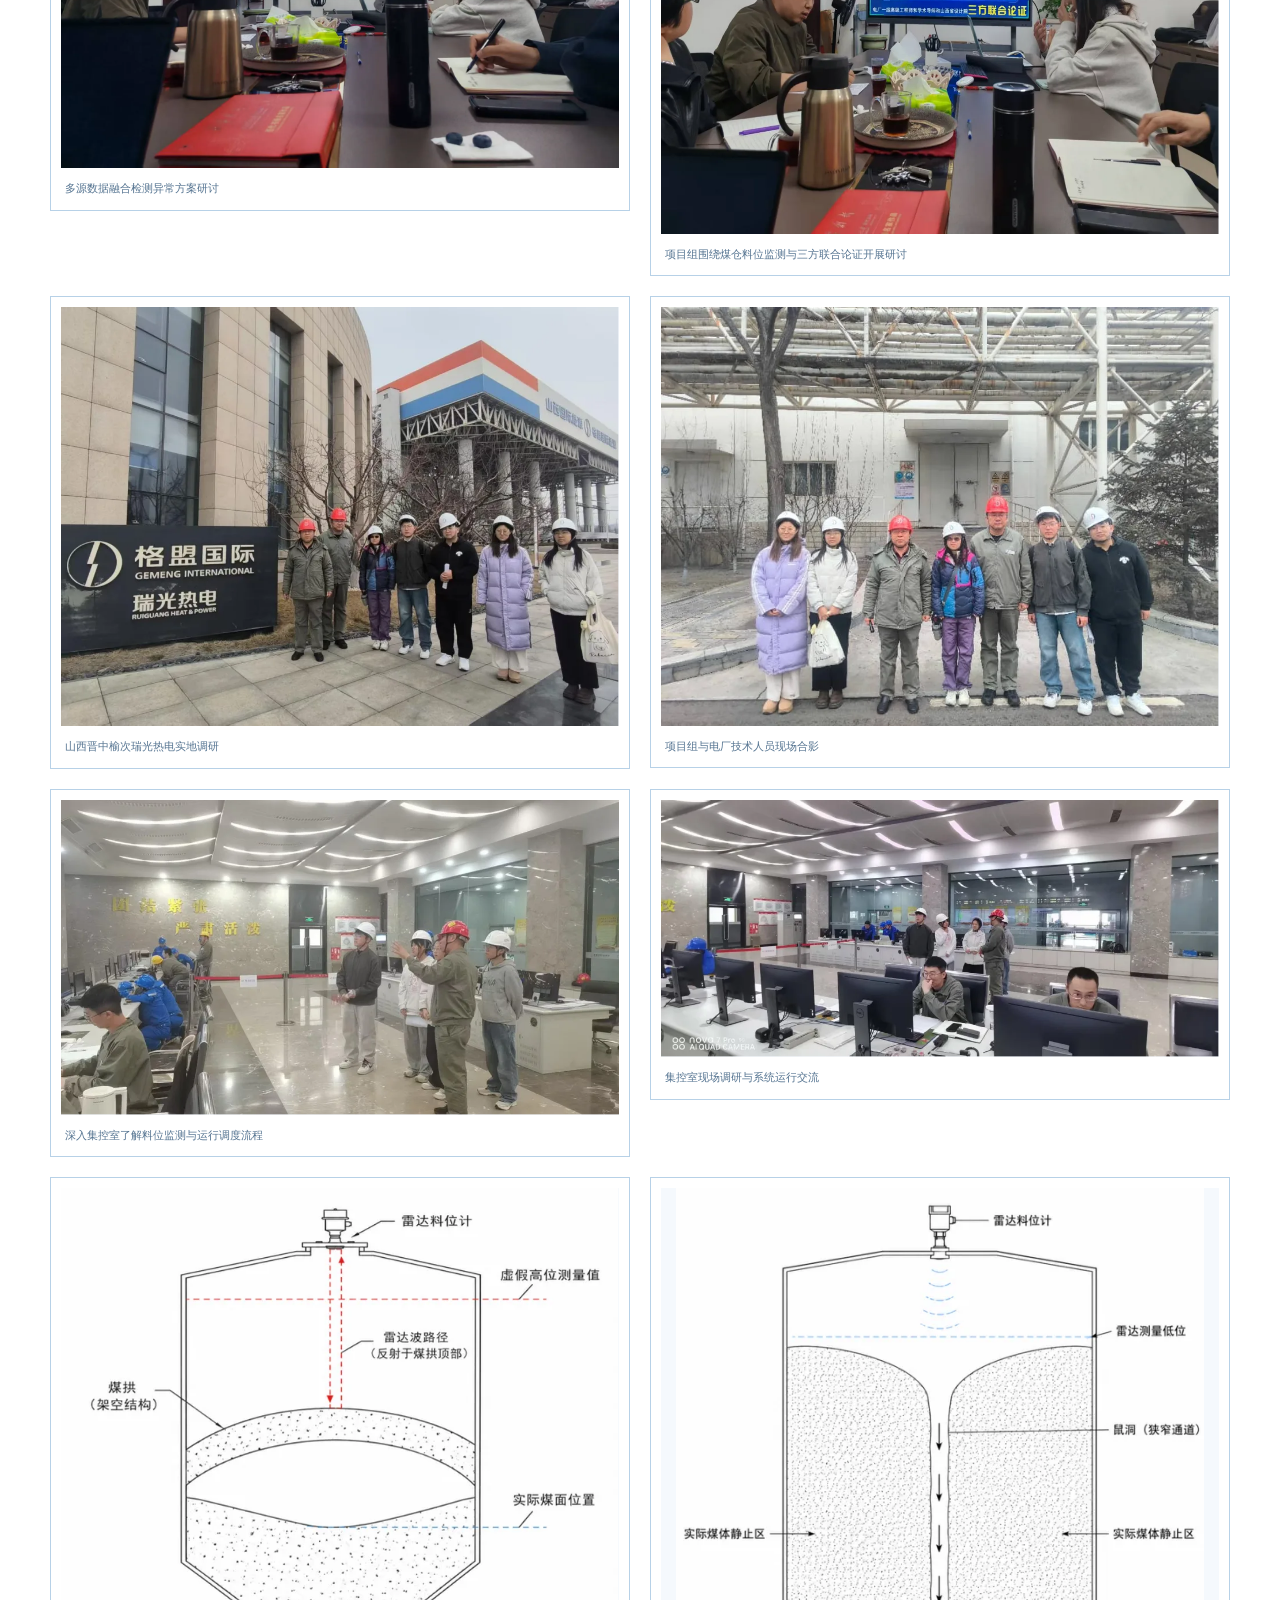
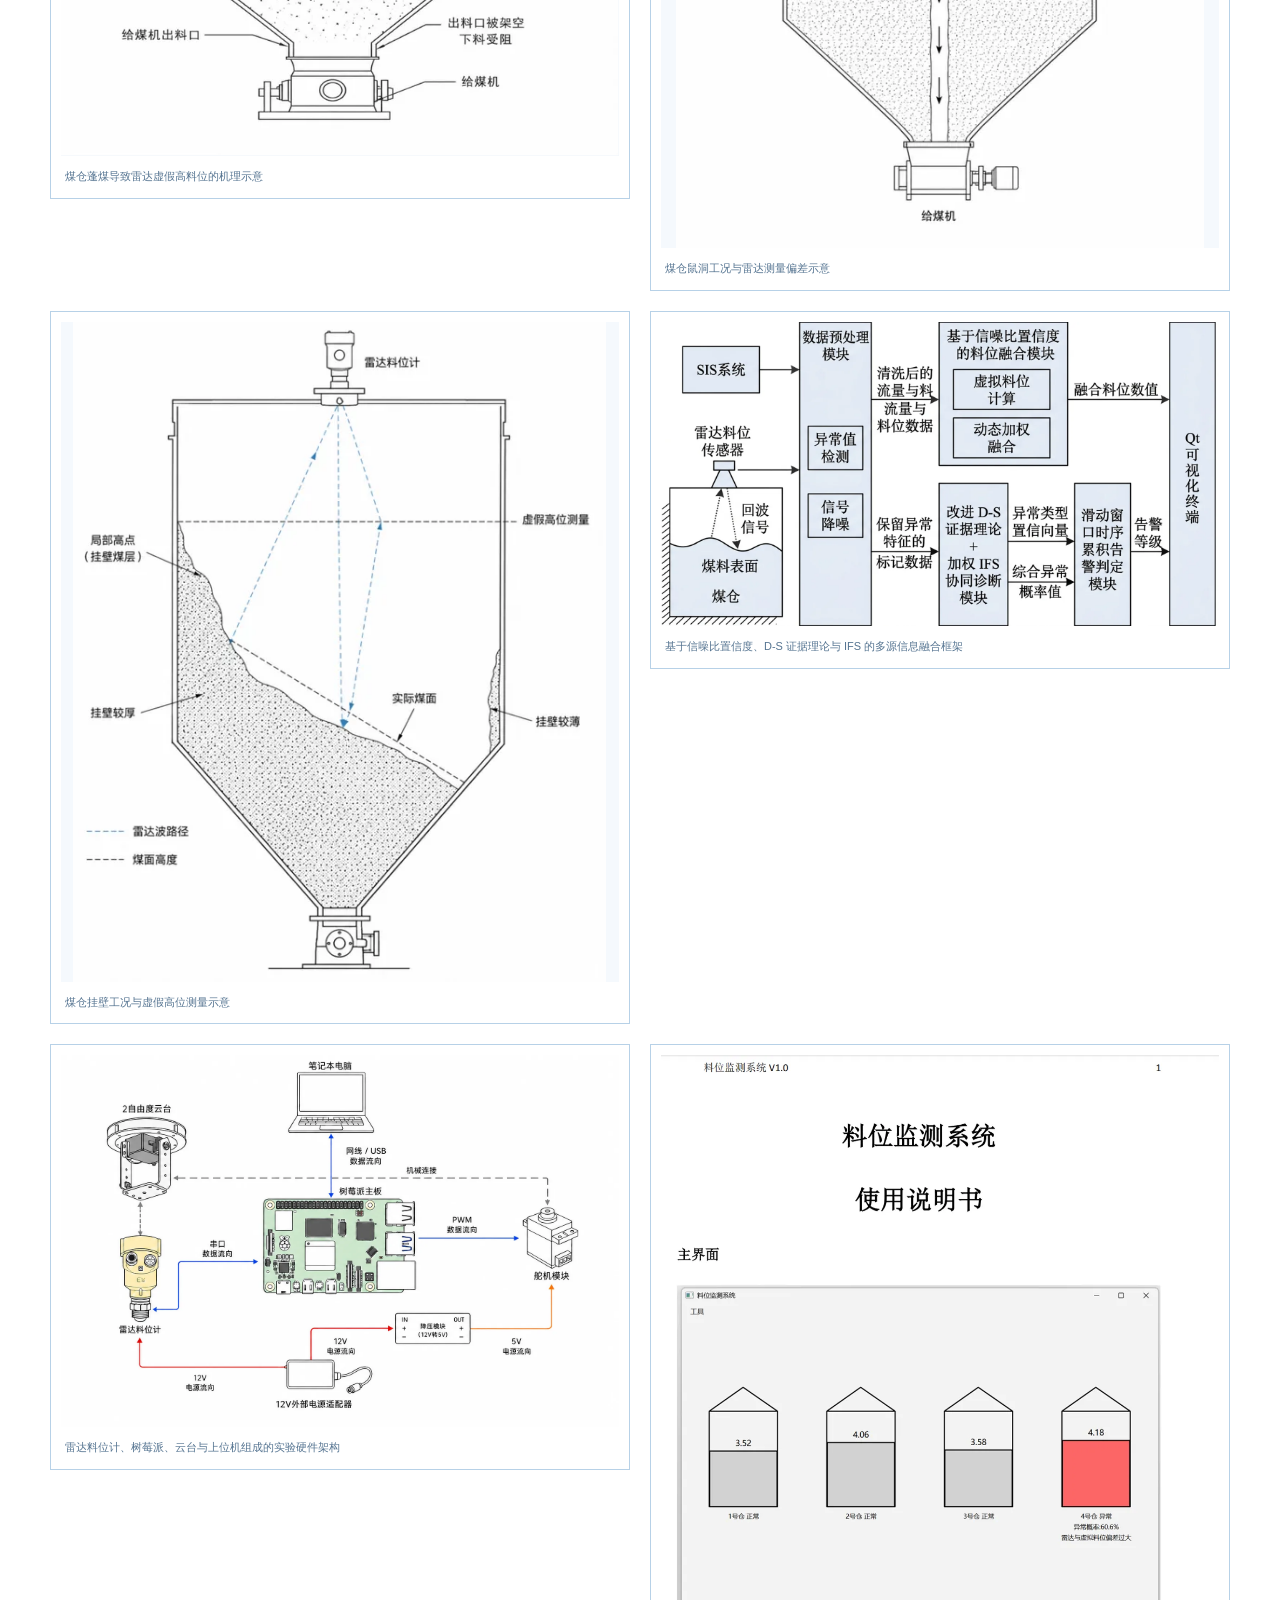
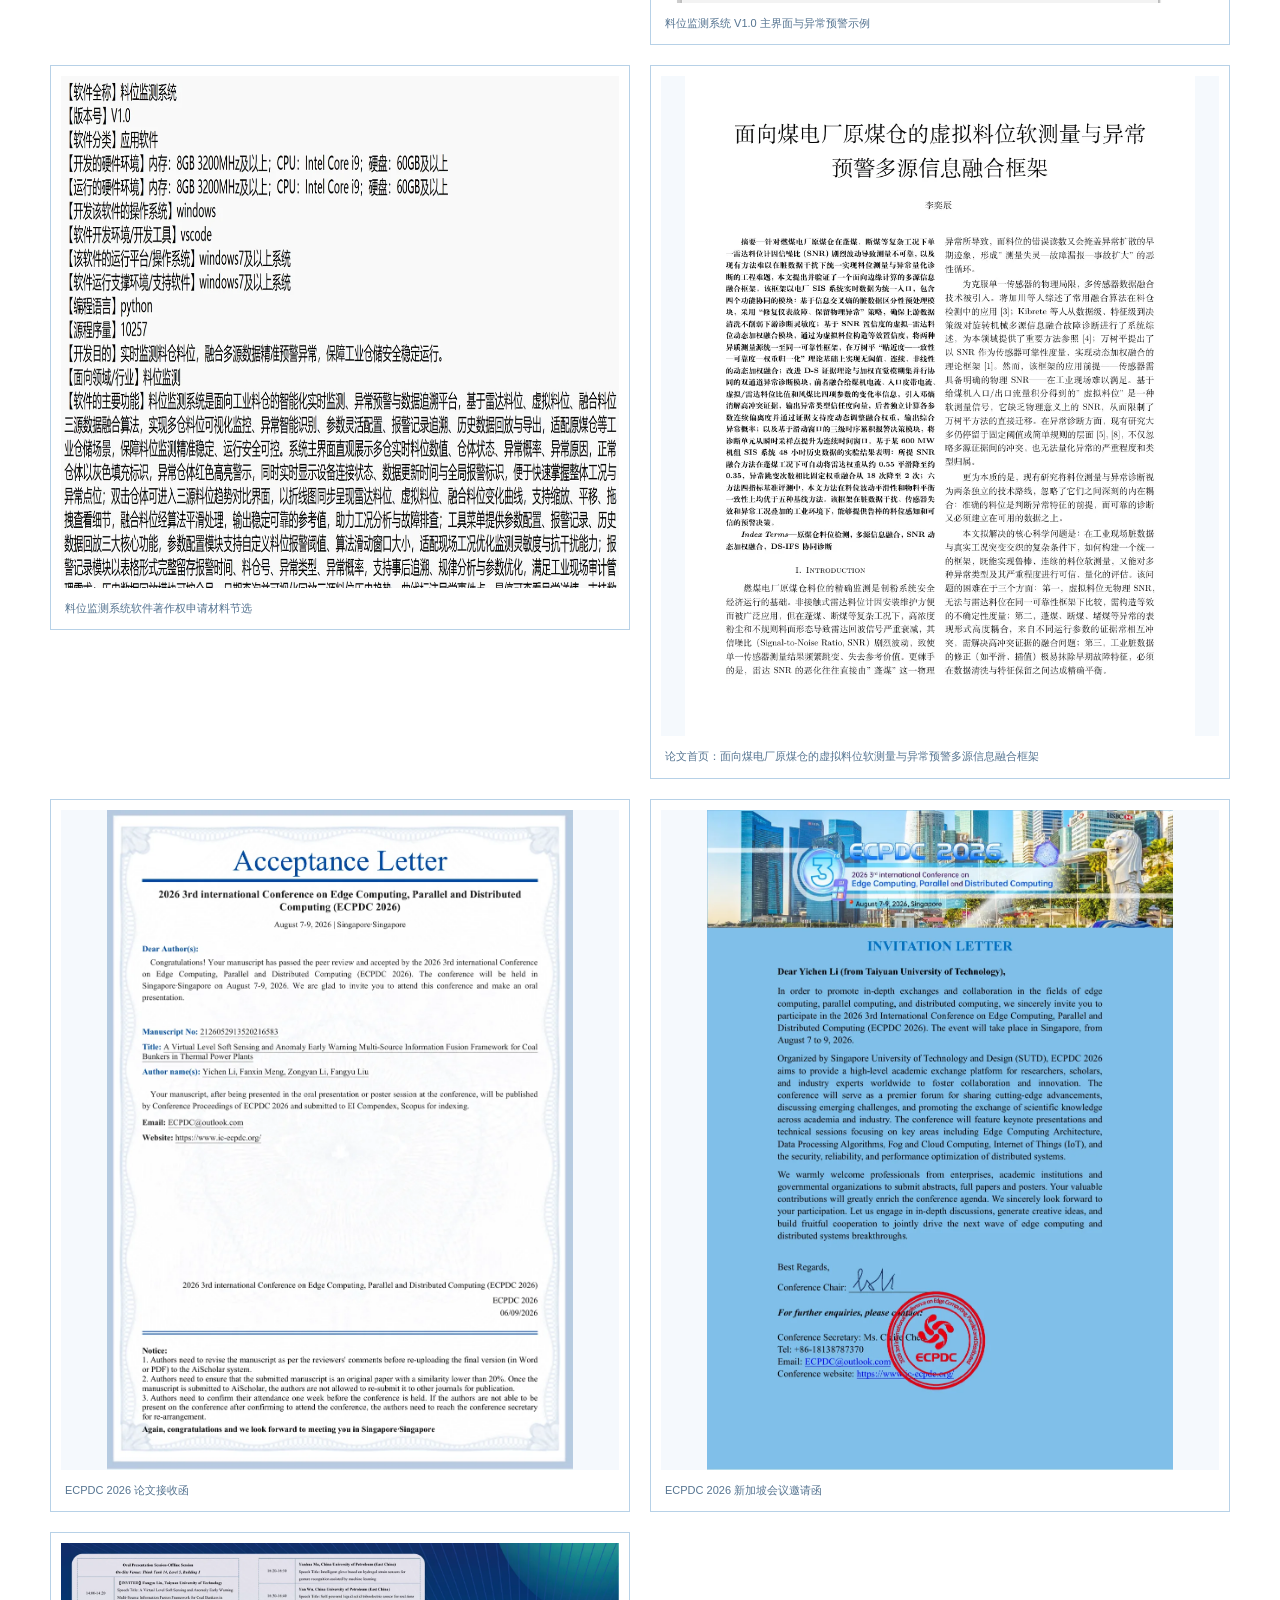
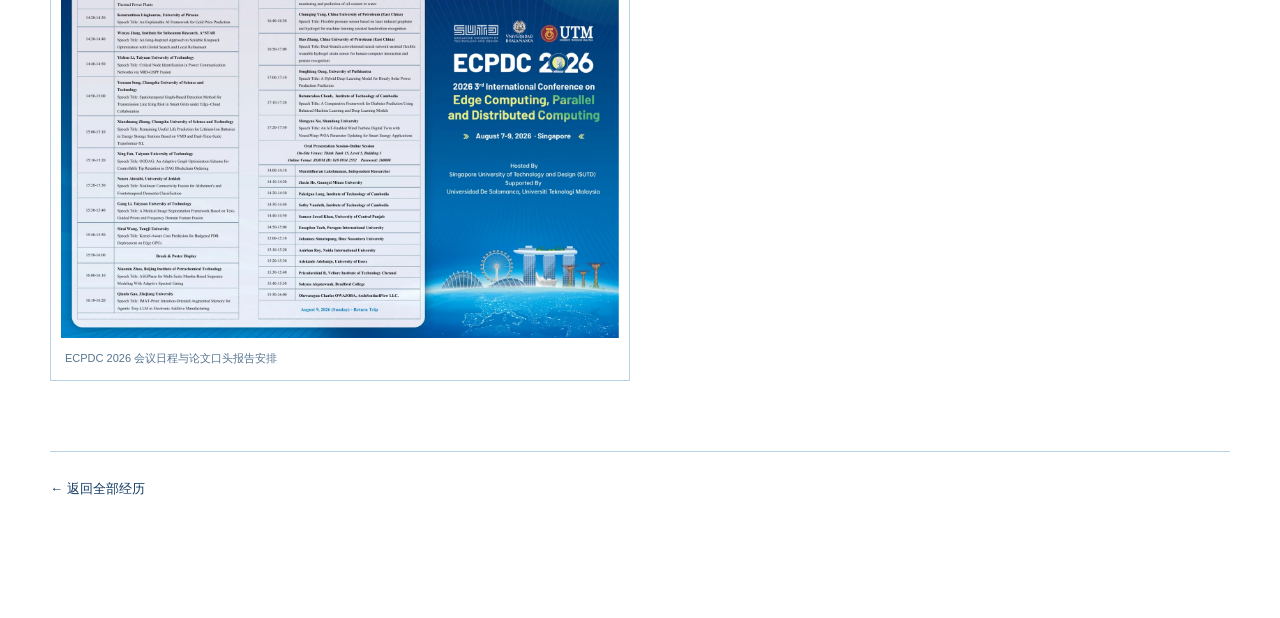
<file: experience/coal-bunker-level-monitoring-2026/index.html>
<!doctype html>
<html lang="zh-CN">
<head>
  <meta charset="utf-8">
  <meta name="viewport" content="width=device-width,initial-scale=1,viewport-fit=cover">
  <meta name="description" content="面向煤电厂原煤仓雷达料位受蓬煤、断煤和挂壁等复杂工况干扰的问题，构建融合 SIS 流量、雷达料位与信噪比信息的虚拟料位软测量和异常预警框架。项目获 2026 年国家级大学生创新创业训练计划立项。">
  <meta name="color-scheme" content="light">
  <title>太原理工大学2026年国家级大创项目：基于多源信息融合的原煤仓料位监测与异常预警系统 · 个人履历与成果集</title>
  <link rel="icon" href="/favicon.svg" type="image/svg+xml">
  <link rel="stylesheet" href="/styles.css">
</head>
<body><main class="detail-page">
  <header class="site-header shell"><a class="wordmark" href="/">PORTFOLIO<span>返回首页</span></a><nav><a href="/">← 全部经历</a></nav></header>
  <article class="detail shell"><div class="detail-intro"><p class="eyebrow">科研成果</p><h1>太原理工大学2026年国家级大创项目：基于多源信息融合的原煤仓料位监测与异常预警系统</h1><p>国家级大创｜多源融合、软测量与异常预警</p></div>
    <div class="detail-facts"><div><span>时间</span><strong>2026—至今</strong></div><div><span>组织</span><strong>太原理工大学 · 国家级大学生创新创业训练计划项目</strong></div><div><span>角色</span><strong>项目成员｜系统方案、算法研究、软件实现与论文撰写</strong></div></div>
    <div class="detail-hero cover-coal-bunker-level-monitoring-2026 has-image"><img src="/media/research-presentation-1.webp" alt="太原理工大学2026年国家级大创项目：基于多源信息融合的原煤仓料位监测与异常预警系统相关图片"><span>科研成果</span></div>
    <div class="detail-body"><aside><p>关键词</p><span>国家级大创</span><span>多源信息融合</span><span>虚拟料位</span><span>异常预警</span><span>D-S证据理论</span><span>IFS</span><span>ECPDC 2026</span></aside><div><h2>经历概述</h2><p class="lead">面向煤电厂原煤仓雷达料位受蓬煤、断煤和挂壁等复杂工况干扰的问题，构建融合 SIS 流量、雷达料位与信噪比信息的虚拟料位软测量和异常预警框架。项目获 2026 年国家级大学生创新创业训练计划立项。</p><p>项目针对单一雷达料位计在蓬煤、鼠洞、挂壁等工况下容易出现虚假高位、测量失真和异常扩散的问题，构建“数据预处理—虚拟料位计算—动态加权融合—异常协同诊断—时序累积预警—可视化终端”的完整技术路线。系统以 SIS 流量数据、雷达料位及其物理信噪比为主要输入，利用信噪比配置置信度并动态调整雷达与虚拟料位的融合权重；在异常诊断侧，将改进 D-S 证据理论与加权 IFS 协同使用，输出异常类型、综合概率和告警等级。</p><p>为贴近真实工业场景，项目组赴山西晋中榆次瑞光热电开展实地调研，进入集控室了解原煤仓监测、运行调度和异常处置流程，并与现场技术人员围绕料位检测失真、调峰工况和数据接入开展交流。</p><p>基于本项目撰写学术论文《A Virtual Level Soft Sensing and Anomaly Early Warning Multi-Source Information Fusion Framework for Coal Bunkers in Thermal Power Plants》。论文已通过同行评审并被第三届边缘计算与并行、分布式计算国际学术会议（ECPDC 2026）正式接收，会议于 2026 年 8 月 7—9 日在新加坡举行。</p><p>项目进一步形成“料位监测系统 V1.0”软件成果并申请软件著作权；同时参加 2026 年大学生国创赛，获得校级二等奖。</p></div></div>
    <section class="static-media" aria-labelledby="media-title"><div class="detail-section-heading"><p class="eyebrow">MEDIA &amp; EVIDENCE</p><h2 id="media-title">影像与成果材料</h2><p>以下照片、图示、证明与视频均归档在本段经历中，可逐项查看。</p></div><div class="media-grid"><figure><img loading="lazy" src="/media/research-national-project-approval.webp" alt="太原理工大学 2026 年国家级大学生创新创业训练计划项目立项材料"><figcaption>太原理工大学 2026 年国家级大学生创新创业训练计划项目立项材料</figcaption></figure><figure><img loading="lazy" src="/media/research-presentation-1.webp" alt="项目方案汇报与现场论证"><figcaption>项目方案汇报与现场论证</figcaption></figure><figure><img loading="lazy" src="/media/research-presentation-2.webp" alt="多源数据融合检测异常方案研讨"><figcaption>多源数据融合检测异常方案研讨</figcaption></figure><figure><img loading="lazy" src="/media/research-project-meeting.webp" alt="项目组围绕煤仓料位监测与三方联合论证开展研讨"><figcaption>项目组围绕煤仓料位监测与三方联合论证开展研讨</figcaption></figure><figure><img loading="lazy" src="/media/research-ruiguang-power-plant.webp" alt="山西晋中榆次瑞光热电实地调研"><figcaption>山西晋中榆次瑞光热电实地调研</figcaption></figure><figure><img loading="lazy" src="/media/research-ruiguang-team.webp" alt="项目组与电厂技术人员现场合影"><figcaption>项目组与电厂技术人员现场合影</figcaption></figure><figure><img loading="lazy" src="/media/research-ruiguang-control-room-1.webp" alt="深入集控室了解料位监测与运行调度流程"><figcaption>深入集控室了解料位监测与运行调度流程</figcaption></figure><figure><img loading="lazy" src="/media/research-ruiguang-control-room-2.webp" alt="集控室现场调研与系统运行交流"><figcaption>集控室现场调研与系统运行交流</figcaption></figure><figure><img loading="lazy" src="/media/research-bunker-false-high.webp" alt="煤仓蓬煤导致雷达虚假高料位的机理示意"><figcaption>煤仓蓬煤导致雷达虚假高料位的机理示意</figcaption></figure><figure><img loading="lazy" src="/media/research-bunker-rathole.webp" alt="煤仓鼠洞工况与雷达测量偏差示意"><figcaption>煤仓鼠洞工况与雷达测量偏差示意</figcaption></figure><figure><img loading="lazy" src="/media/research-bunker-wall-hanging.webp" alt="煤仓挂壁工况与虚假高位测量示意"><figcaption>煤仓挂壁工况与虚假高位测量示意</figcaption></figure><figure><img loading="lazy" src="/media/research-fusion-framework.webp" alt="基于信噪比置信度、D-S 证据理论与 IFS 的多源信息融合框架"><figcaption>基于信噪比置信度、D-S 证据理论与 IFS 的多源信息融合框架</figcaption></figure><figure><img loading="lazy" src="/media/research-hardware-architecture.webp" alt="雷达料位计、树莓派、云台与上位机组成的实验硬件架构"><figcaption>雷达料位计、树莓派、云台与上位机组成的实验硬件架构</figcaption></figure><figure><img loading="lazy" src="/media/research-software-interface.webp" alt="料位监测系统 V1.0 主界面与异常预警示例"><figcaption>料位监测系统 V1.0 主界面与异常预警示例</figcaption></figure><figure><img loading="lazy" src="/media/research-software-copyright.webp" alt="料位监测系统软件著作权申请材料节选"><figcaption>料位监测系统软件著作权申请材料节选</figcaption></figure><figure><img loading="lazy" src="/media/research-paper-first-page.webp" alt="论文首页：面向煤电厂原煤仓的虚拟料位软测量与异常预警多源信息融合框架"><figcaption>论文首页：面向煤电厂原煤仓的虚拟料位软测量与异常预警多源信息融合框架</figcaption></figure><figure><img loading="lazy" src="/media/research-paper-acceptance.webp" alt="ECPDC 2026 论文接收函"><figcaption>ECPDC 2026 论文接收函</figcaption></figure><figure><img loading="lazy" src="/media/research-conference-invitation.webp" alt="ECPDC 2026 新加坡会议邀请函"><figcaption>ECPDC 2026 新加坡会议邀请函</figcaption></figure><figure><img loading="lazy" src="/media/research-conference-schedule.webp" alt="ECPDC 2026 会议日程与论文口头报告安排"><figcaption>ECPDC 2026 会议日程与论文口头报告安排</figcaption></figure></div></section>
    <div class="detail-back"><a href="/">← 返回全部经历</a></div>
  </article></main></body>
</html>
</file>
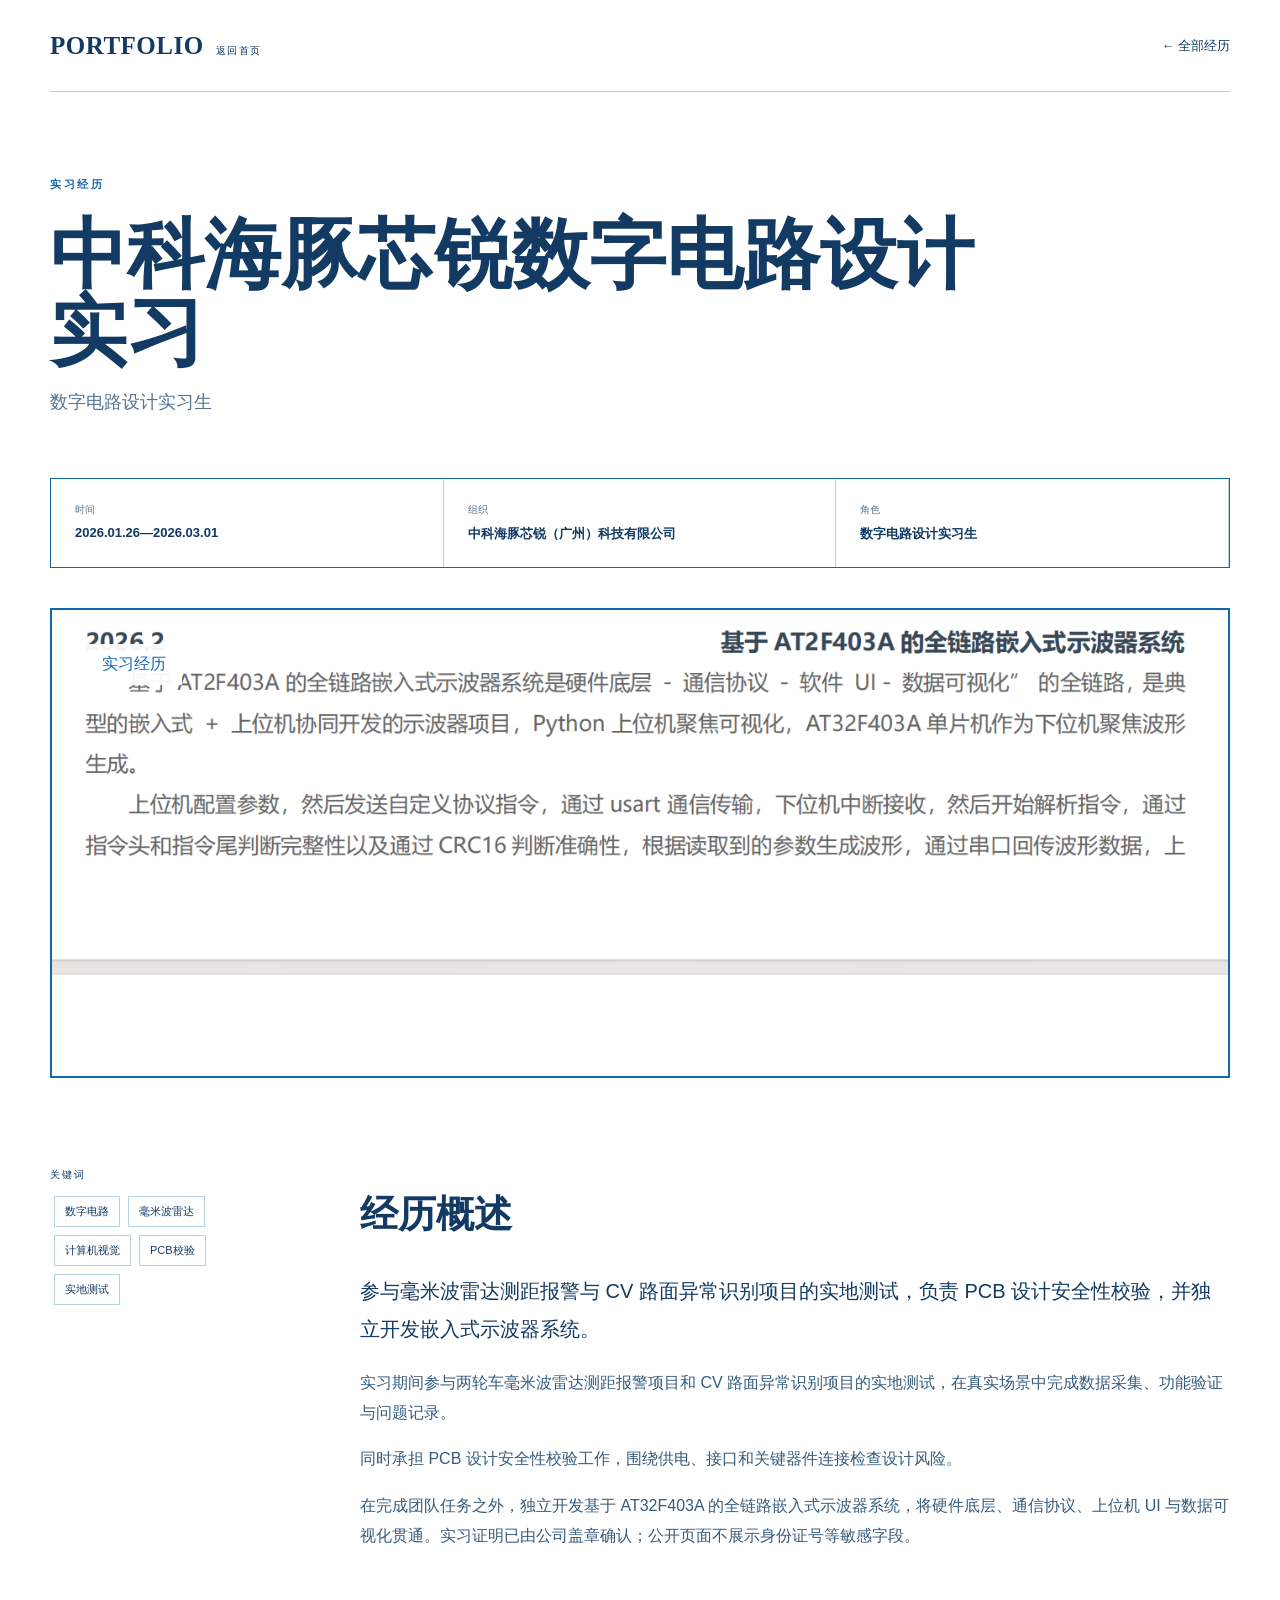
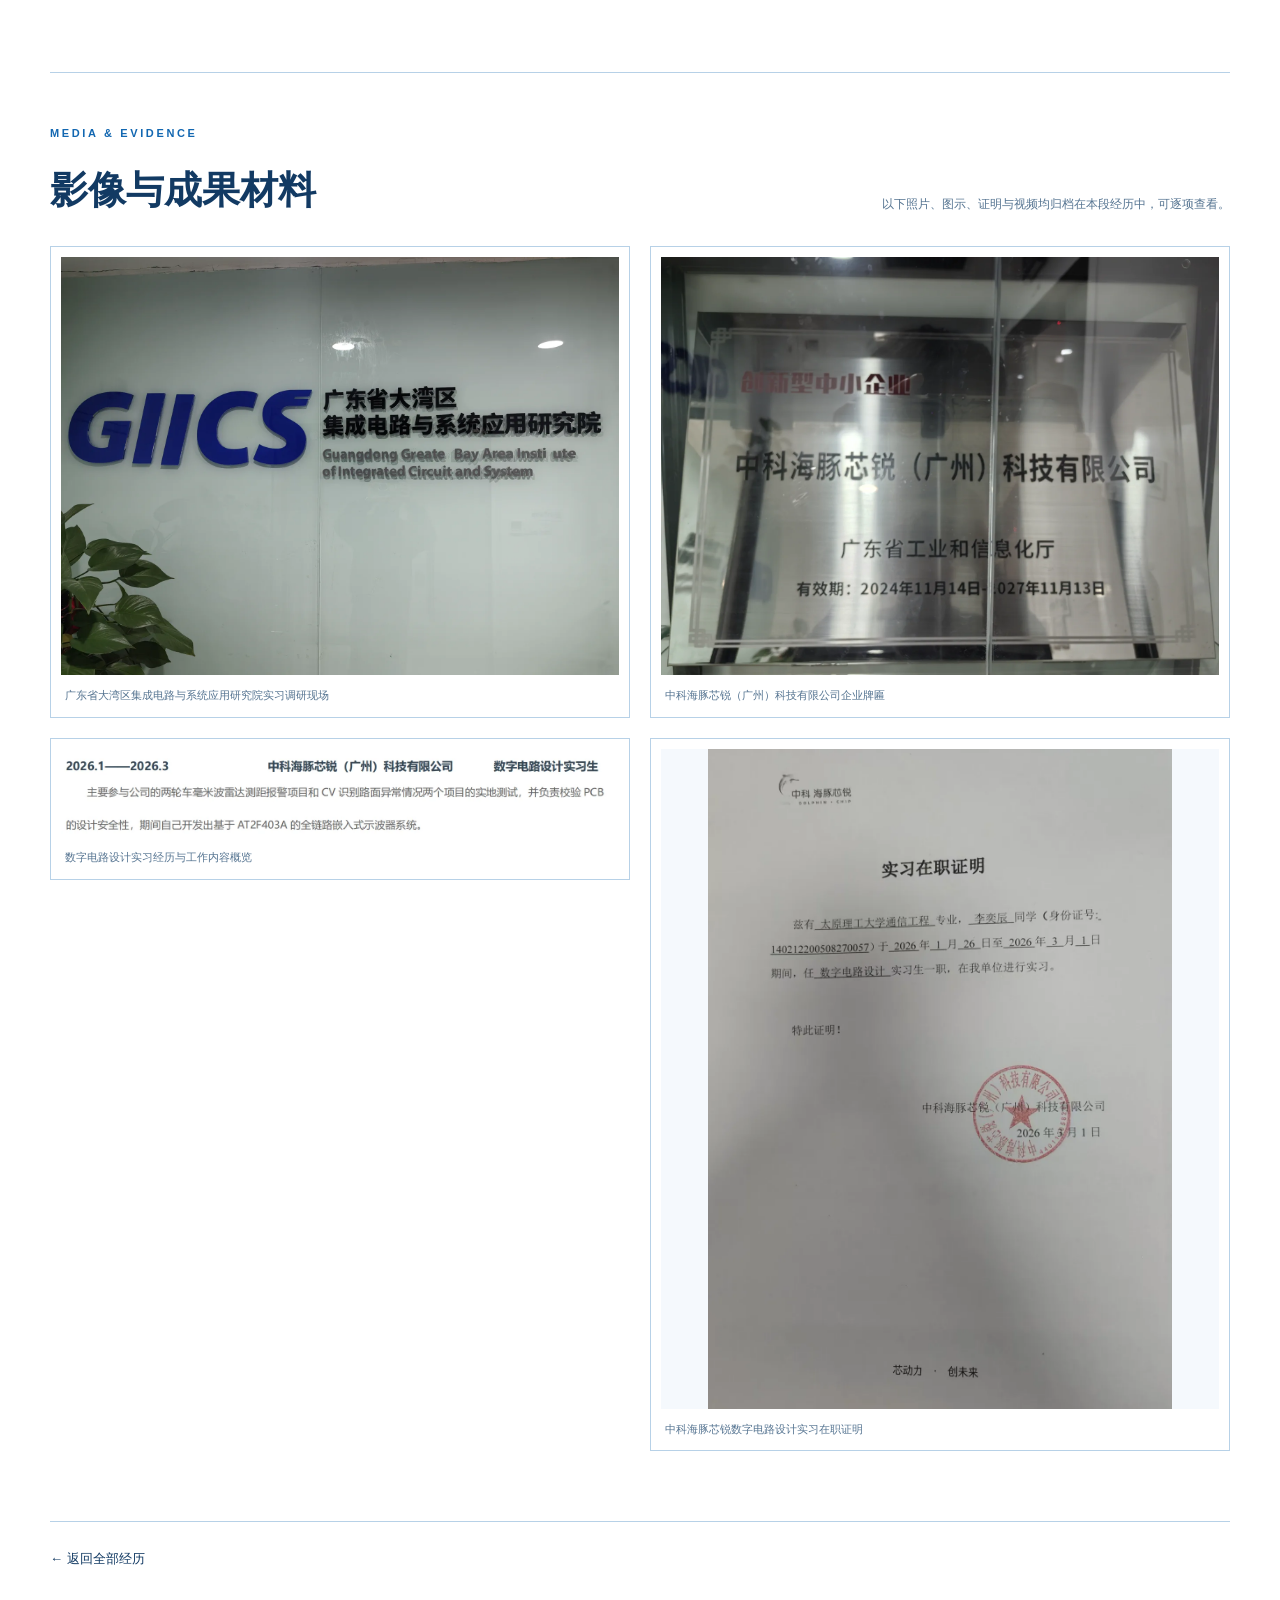
<file: experience/dolphin-chip-internship-2026/index.html>
<!doctype html>
<html lang="zh-CN">
<head>
  <meta charset="utf-8">
  <meta name="viewport" content="width=device-width,initial-scale=1,viewport-fit=cover">
  <meta name="description" content="参与毫米波雷达测距报警与 CV 路面异常识别项目的实地测试，负责 PCB 设计安全性校验，并独立开发嵌入式示波器系统。">
  <meta name="color-scheme" content="light">
  <title>中科海豚芯锐数字电路设计实习 · 个人履历与成果集</title>
  <link rel="icon" href="/favicon.svg" type="image/svg+xml">
  <link rel="stylesheet" href="/styles.css">
</head>
<body><main class="detail-page">
  <header class="site-header shell"><a class="wordmark" href="/">PORTFOLIO<span>返回首页</span></a><nav><a href="/">← 全部经历</a></nav></header>
  <article class="detail shell"><div class="detail-intro"><p class="eyebrow">实习经历</p><h1>中科海豚芯锐数字电路设计实习</h1><p>数字电路设计实习生</p></div>
    <div class="detail-facts"><div><span>时间</span><strong>2026.01.26—2026.03.01</strong></div><div><span>组织</span><strong>中科海豚芯锐（广州）科技有限公司</strong></div><div><span>角色</span><strong>数字电路设计实习生</strong></div></div>
    <div class="detail-hero cover-dolphin-chip-internship-2026 has-image"><img src="/media/internship-oscilloscope-overview.png" alt="中科海豚芯锐数字电路设计实习相关图片"><span>实习经历</span></div>
    <div class="detail-body"><aside><p>关键词</p><span>数字电路</span><span>毫米波雷达</span><span>计算机视觉</span><span>PCB校验</span><span>实地测试</span></aside><div><h2>经历概述</h2><p class="lead">参与毫米波雷达测距报警与 CV 路面异常识别项目的实地测试，负责 PCB 设计安全性校验，并独立开发嵌入式示波器系统。</p><p>实习期间参与两轮车毫米波雷达测距报警项目和 CV 路面异常识别项目的实地测试，在真实场景中完成数据采集、功能验证与问题记录。</p><p>同时承担 PCB 设计安全性校验工作，围绕供电、接口和关键器件连接检查设计风险。</p><p>在完成团队任务之外，独立开发基于 AT32F403A 的全链路嵌入式示波器系统，将硬件底层、通信协议、上位机 UI 与数据可视化贯通。实习证明已由公司盖章确认；公开页面不展示身份证号等敏感字段。</p></div></div>
    <section class="static-media" aria-labelledby="media-title"><div class="detail-section-heading"><p class="eyebrow">MEDIA &amp; EVIDENCE</p><h2 id="media-title">影像与成果材料</h2><p>以下照片、图示、证明与视频均归档在本段经历中，可逐项查看。</p></div><div class="media-grid"><figure><img loading="lazy" src="/media/internship-giics.webp" alt="广东省大湾区集成电路与系统应用研究院实习调研现场"><figcaption>广东省大湾区集成电路与系统应用研究院实习调研现场</figcaption></figure><figure><img loading="lazy" src="/media/internship-company-plaque.webp" alt="中科海豚芯锐（广州）科技有限公司企业牌匾"><figcaption>中科海豚芯锐（广州）科技有限公司企业牌匾</figcaption></figure><figure><img loading="lazy" src="/media/internship-summary.webp" alt="数字电路设计实习经历与工作内容概览"><figcaption>数字电路设计实习经历与工作内容概览</figcaption></figure><figure><img loading="lazy" src="/media/internship-certificate.webp" alt="中科海豚芯锐数字电路设计实习在职证明"><figcaption>中科海豚芯锐数字电路设计实习在职证明</figcaption></figure></div></section>
    <div class="detail-back"><a href="/">← 返回全部经历</a></div>
  </article></main></body>
</html>
</file>
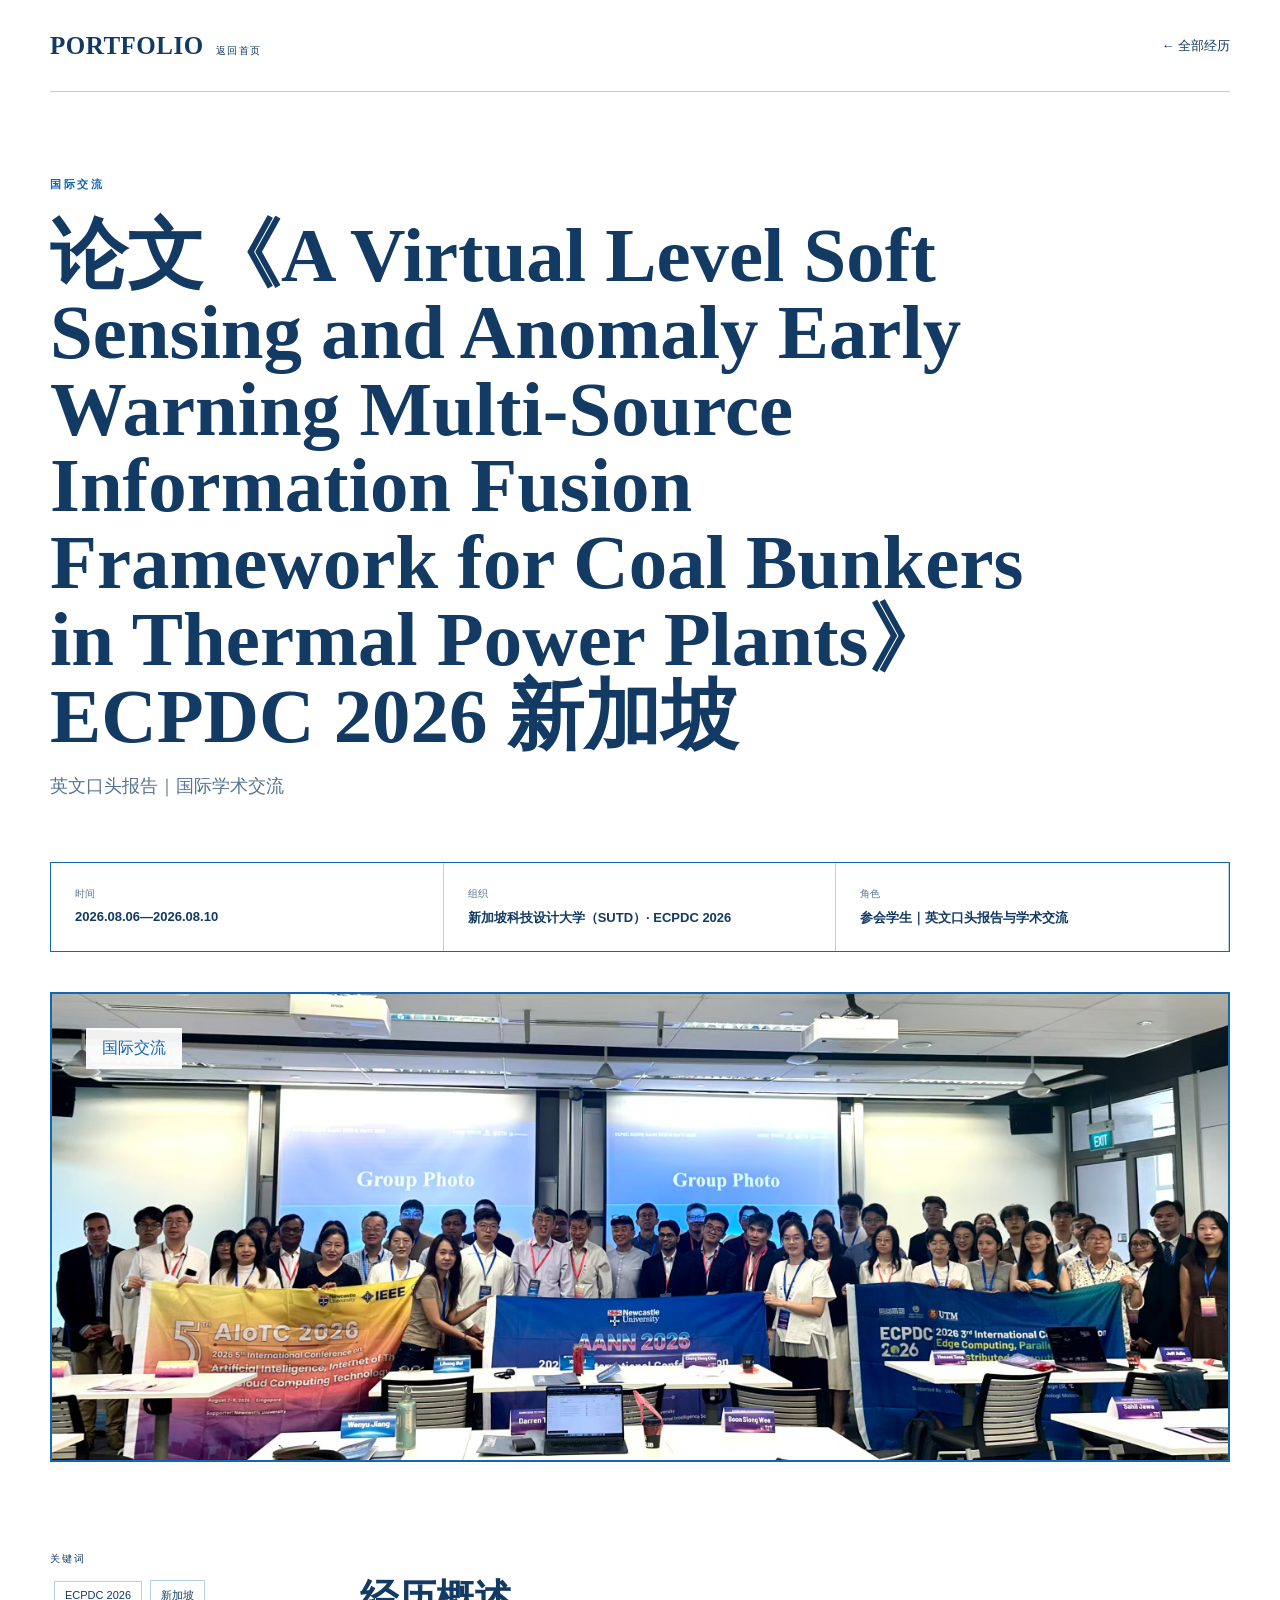
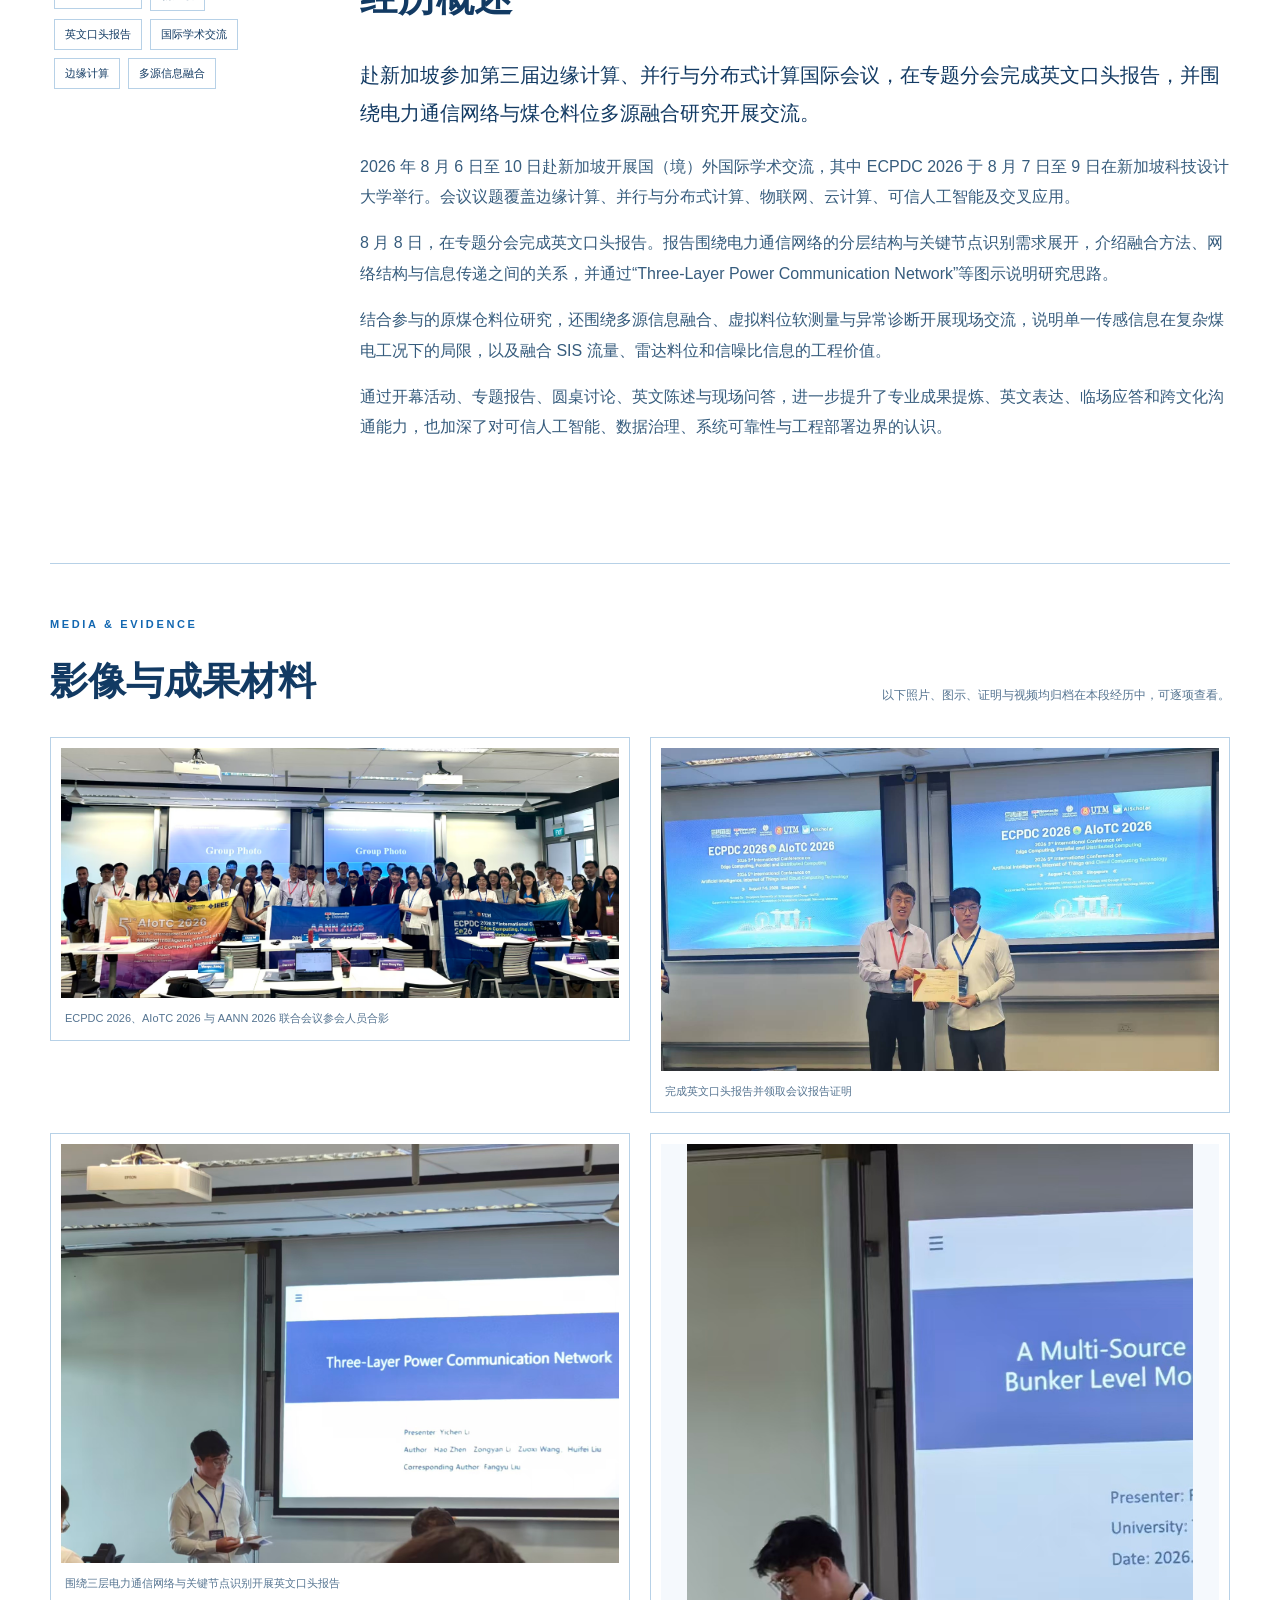
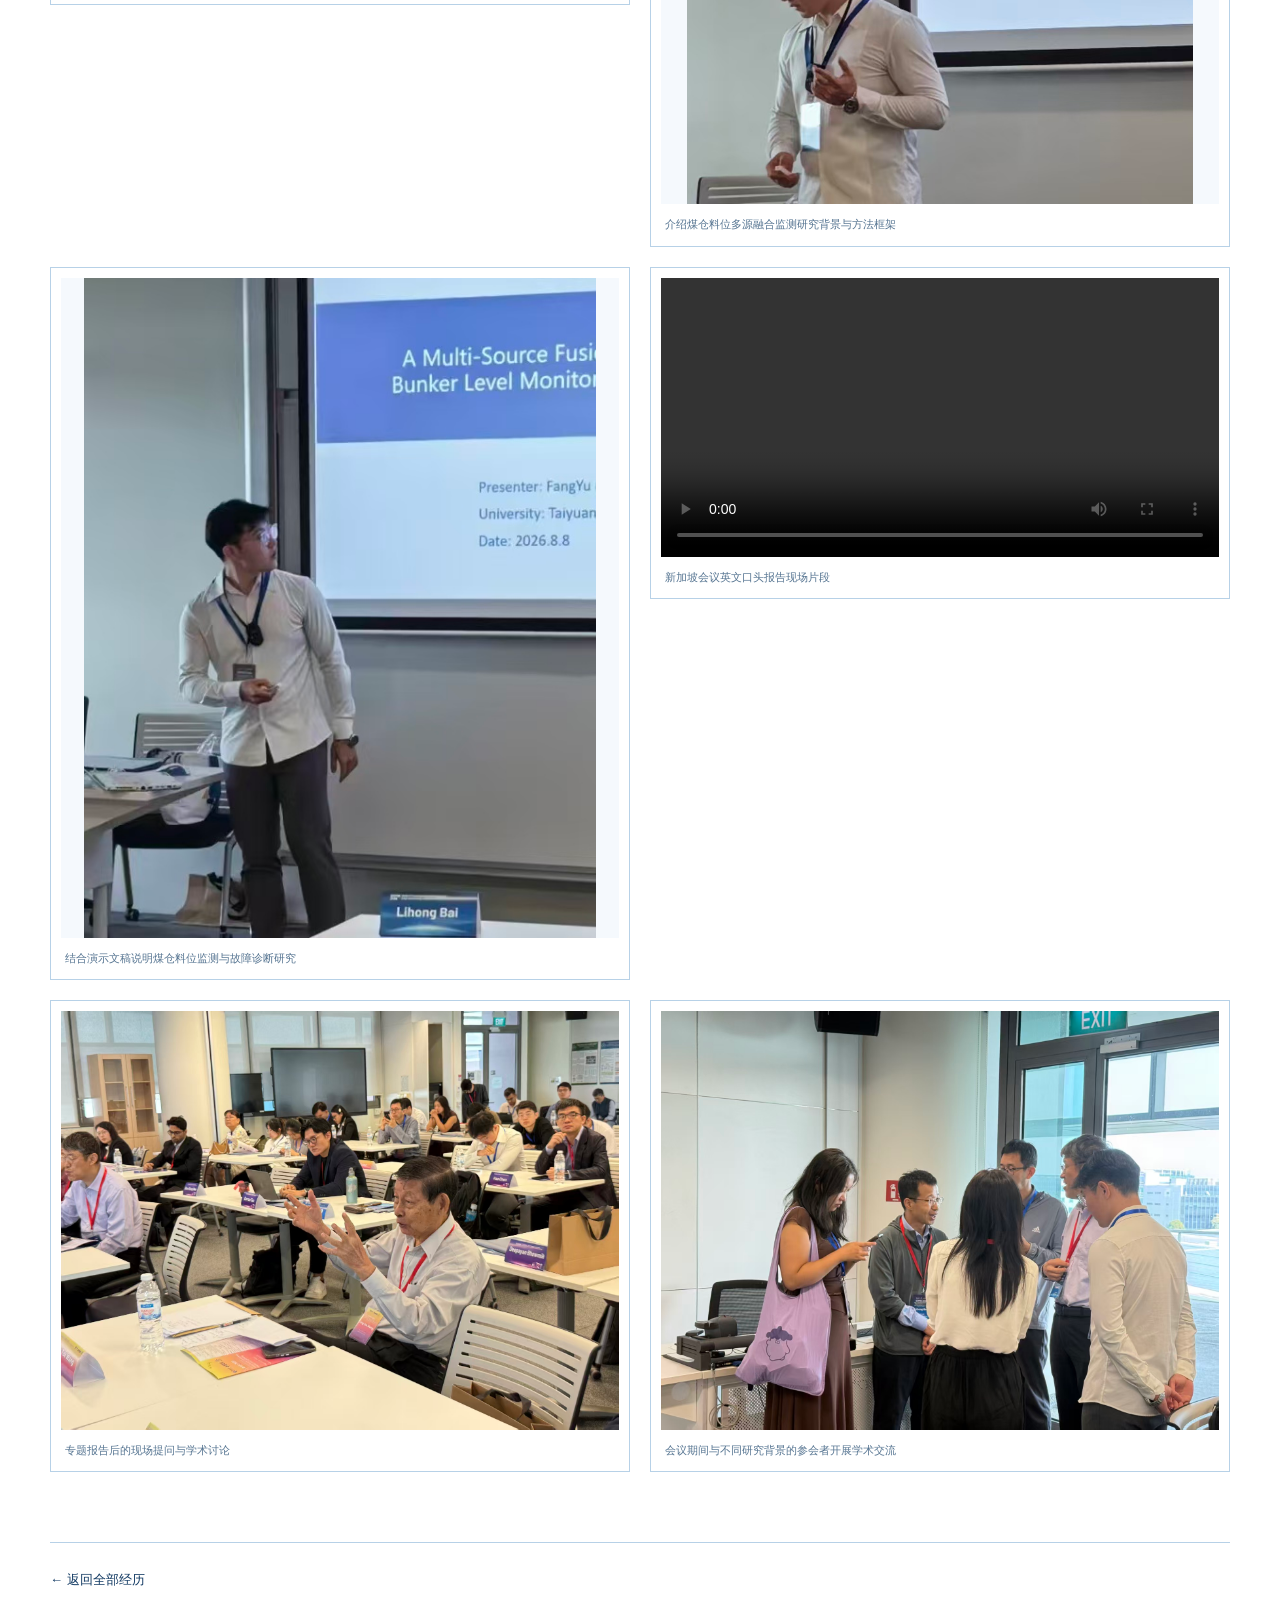
<file: experience/ecpdc-singapore-2026/index.html>
<!doctype html>
<html lang="zh-CN">
<head>
  <meta charset="utf-8">
  <meta name="viewport" content="width=device-width,initial-scale=1,viewport-fit=cover">
  <meta name="description" content="赴新加坡参加第三届边缘计算、并行与分布式计算国际会议，在专题分会完成英文口头报告，并围绕电力通信网络与煤仓料位多源融合研究开展交流。">
  <meta name="color-scheme" content="light">
  <title>论文《A Virtual Level Soft Sensing and Anomaly Early Warning Multi-Source Information Fusion Framework for Coal Bunkers in Thermal Power Plants》 ECPDC 2026 新加坡 · 个人履历与成果集</title>
  <link rel="icon" href="/favicon.svg" type="image/svg+xml">
  <link rel="stylesheet" href="/styles.css">
</head>
<body><main class="detail-page">
  <header class="site-header shell"><a class="wordmark" href="/">PORTFOLIO<span>返回首页</span></a><nav><a href="/">← 全部经历</a></nav></header>
  <article class="detail shell"><div class="detail-intro"><p class="eyebrow">国际交流</p><h1>论文《A Virtual Level Soft Sensing and Anomaly Early Warning Multi-Source Information Fusion Framework for Coal Bunkers in Thermal Power Plants》 ECPDC 2026 新加坡</h1><p>英文口头报告｜国际学术交流</p></div>
    <div class="detail-facts"><div><span>时间</span><strong>2026.08.06—2026.08.10</strong></div><div><span>组织</span><strong>新加坡科技设计大学（SUTD）· ECPDC 2026</strong></div><div><span>角色</span><strong>参会学生｜英文口头报告与学术交流</strong></div></div>
    <div class="detail-hero cover-ecpdc-singapore-2026 has-image"><img src="/media/international-ecpdc-group.jpg" alt="论文《A Virtual Level Soft Sensing and Anomaly Early Warning Multi-Source Information Fusion Framework for Coal Bunkers in Thermal Power Plants》 ECPDC 2026 新加坡相关图片"><span>国际交流</span></div>
    <div class="detail-body"><aside><p>关键词</p><span>ECPDC 2026</span><span>新加坡</span><span>英文口头报告</span><span>国际学术交流</span><span>边缘计算</span><span>多源信息融合</span></aside><div><h2>经历概述</h2><p class="lead">赴新加坡参加第三届边缘计算、并行与分布式计算国际会议，在专题分会完成英文口头报告，并围绕电力通信网络与煤仓料位多源融合研究开展交流。</p><p>2026 年 8 月 6 日至 10 日赴新加坡开展国（境）外国际学术交流，其中 ECPDC 2026 于 8 月 7 日至 9 日在新加坡科技设计大学举行。会议议题覆盖边缘计算、并行与分布式计算、物联网、云计算、可信人工智能及交叉应用。</p><p>8 月 8 日，在专题分会完成英文口头报告。报告围绕电力通信网络的分层结构与关键节点识别需求展开，介绍融合方法、网络结构与信息传递之间的关系，并通过“Three-Layer Power Communication Network”等图示说明研究思路。</p><p>结合参与的原煤仓料位研究，还围绕多源信息融合、虚拟料位软测量与异常诊断开展现场交流，说明单一传感信息在复杂煤电工况下的局限，以及融合 SIS 流量、雷达料位和信噪比信息的工程价值。</p><p>通过开幕活动、专题报告、圆桌讨论、英文陈述与现场问答，进一步提升了专业成果提炼、英文表达、临场应答和跨文化沟通能力，也加深了对可信人工智能、数据治理、系统可靠性与工程部署边界的认识。</p></div></div>
    <section class="static-media" aria-labelledby="media-title"><div class="detail-section-heading"><p class="eyebrow">MEDIA &amp; EVIDENCE</p><h2 id="media-title">影像与成果材料</h2><p>以下照片、图示、证明与视频均归档在本段经历中，可逐项查看。</p></div><div class="media-grid"><figure><img loading="lazy" src="/media/international-ecpdc-group.jpg" alt="ECPDC 2026、AIoTC 2026 与 AANN 2026 联合会议参会人员合影"><figcaption>ECPDC 2026、AIoTC 2026 与 AANN 2026 联合会议参会人员合影</figcaption></figure><figure><img loading="lazy" src="/media/international-ecpdc-certificate.jpg" alt="完成英文口头报告并领取会议报告证明"><figcaption>完成英文口头报告并领取会议报告证明</figcaption></figure><figure><img loading="lazy" src="/media/international-ecpdc-presentation-network.jpg" alt="围绕三层电力通信网络与关键节点识别开展英文口头报告"><figcaption>围绕三层电力通信网络与关键节点识别开展英文口头报告</figcaption></figure><figure><img loading="lazy" src="/media/international-ecpdc-presentation-level-1.jpg" alt="介绍煤仓料位多源融合监测研究背景与方法框架"><figcaption>介绍煤仓料位多源融合监测研究背景与方法框架</figcaption></figure><figure><img loading="lazy" src="/media/international-ecpdc-presentation-level-2.jpg" alt="结合演示文稿说明煤仓料位监测与故障诊断研究"><figcaption>结合演示文稿说明煤仓料位监测与故障诊断研究</figcaption></figure><figure><video controls preload="metadata" src="/media/international-ecpdc-presentation.mp4">你的浏览器暂不支持视频播放。</video><figcaption>新加坡会议英文口头报告现场片段</figcaption></figure><figure><img loading="lazy" src="/media/international-ecpdc-discussion.jpg" alt="专题报告后的现场提问与学术讨论"><figcaption>专题报告后的现场提问与学术讨论</figcaption></figure><figure><img loading="lazy" src="/media/international-ecpdc-exchange.jpg" alt="会议期间与不同研究背景的参会者开展学术交流"><figcaption>会议期间与不同研究背景的参会者开展学术交流</figcaption></figure></div></section>
    <div class="detail-back"><a href="/">← 返回全部经历</a></div>
  </article></main></body>
</html>
</file>
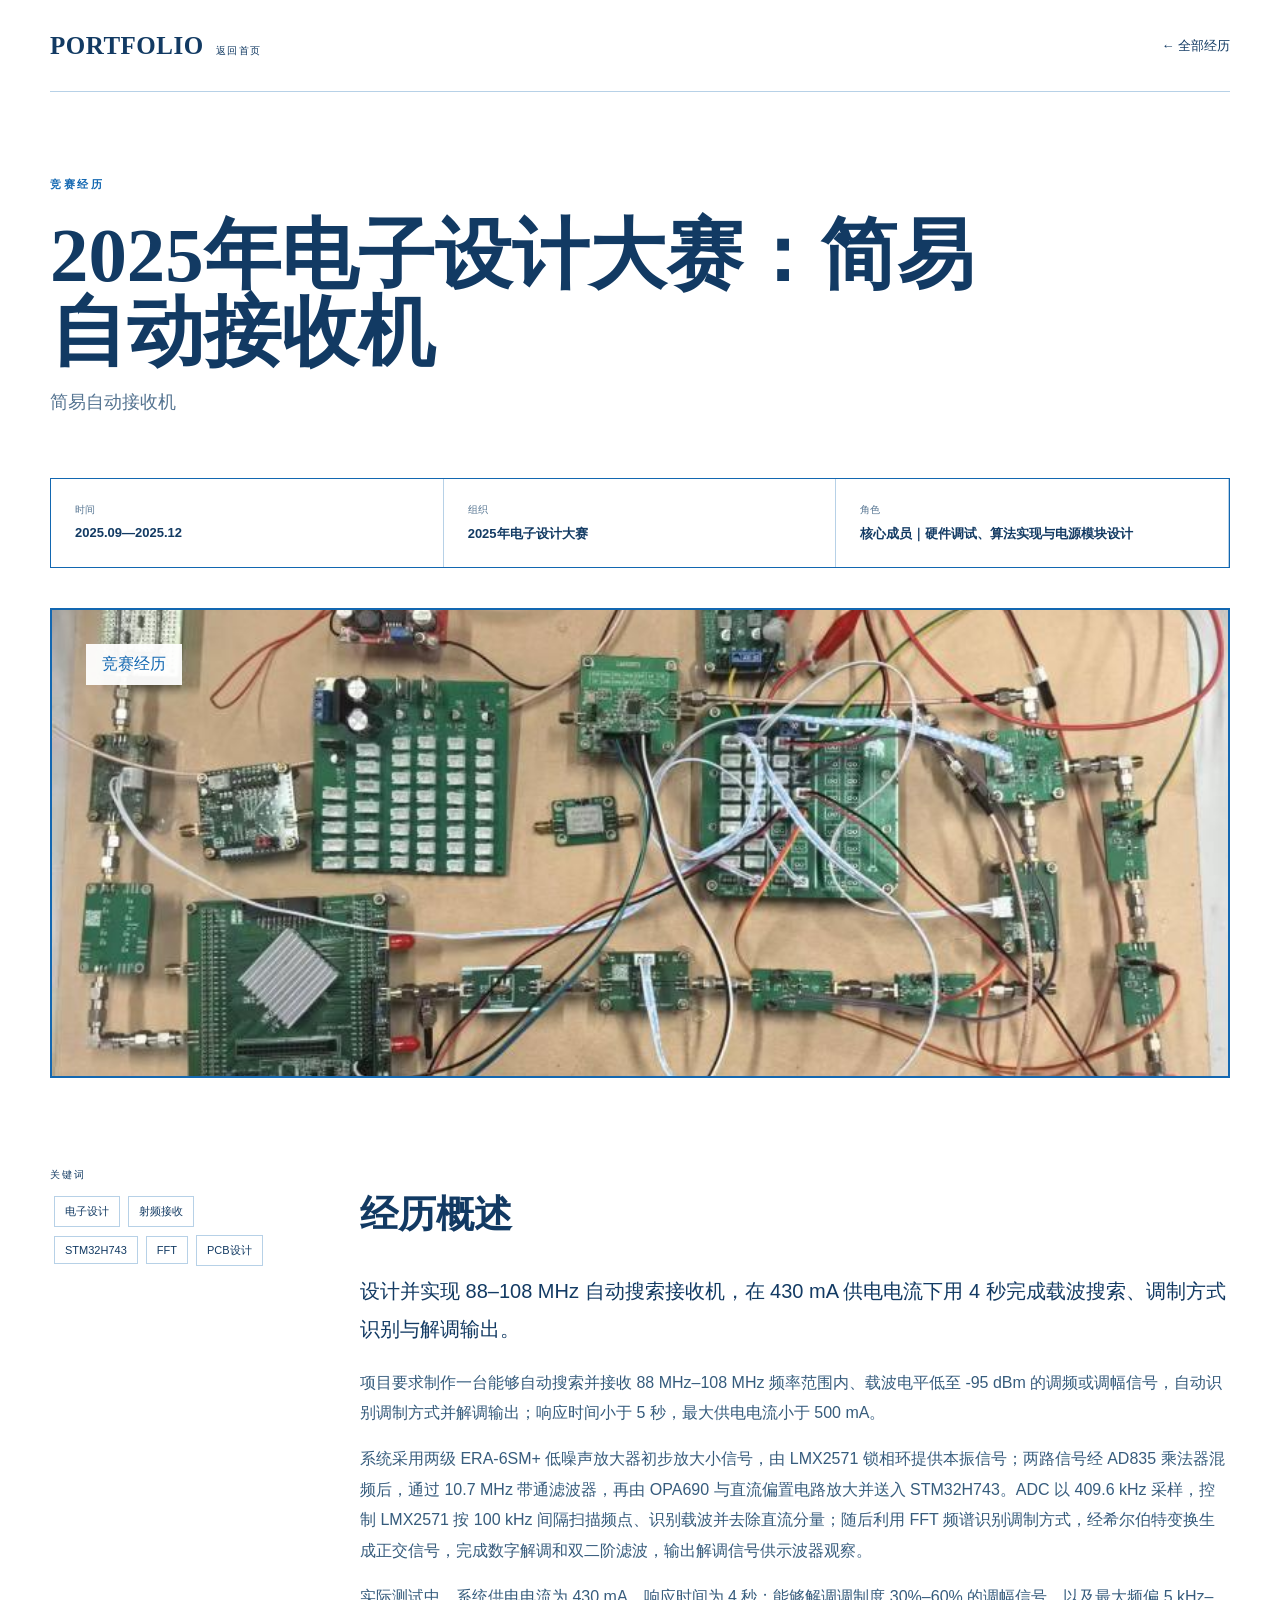
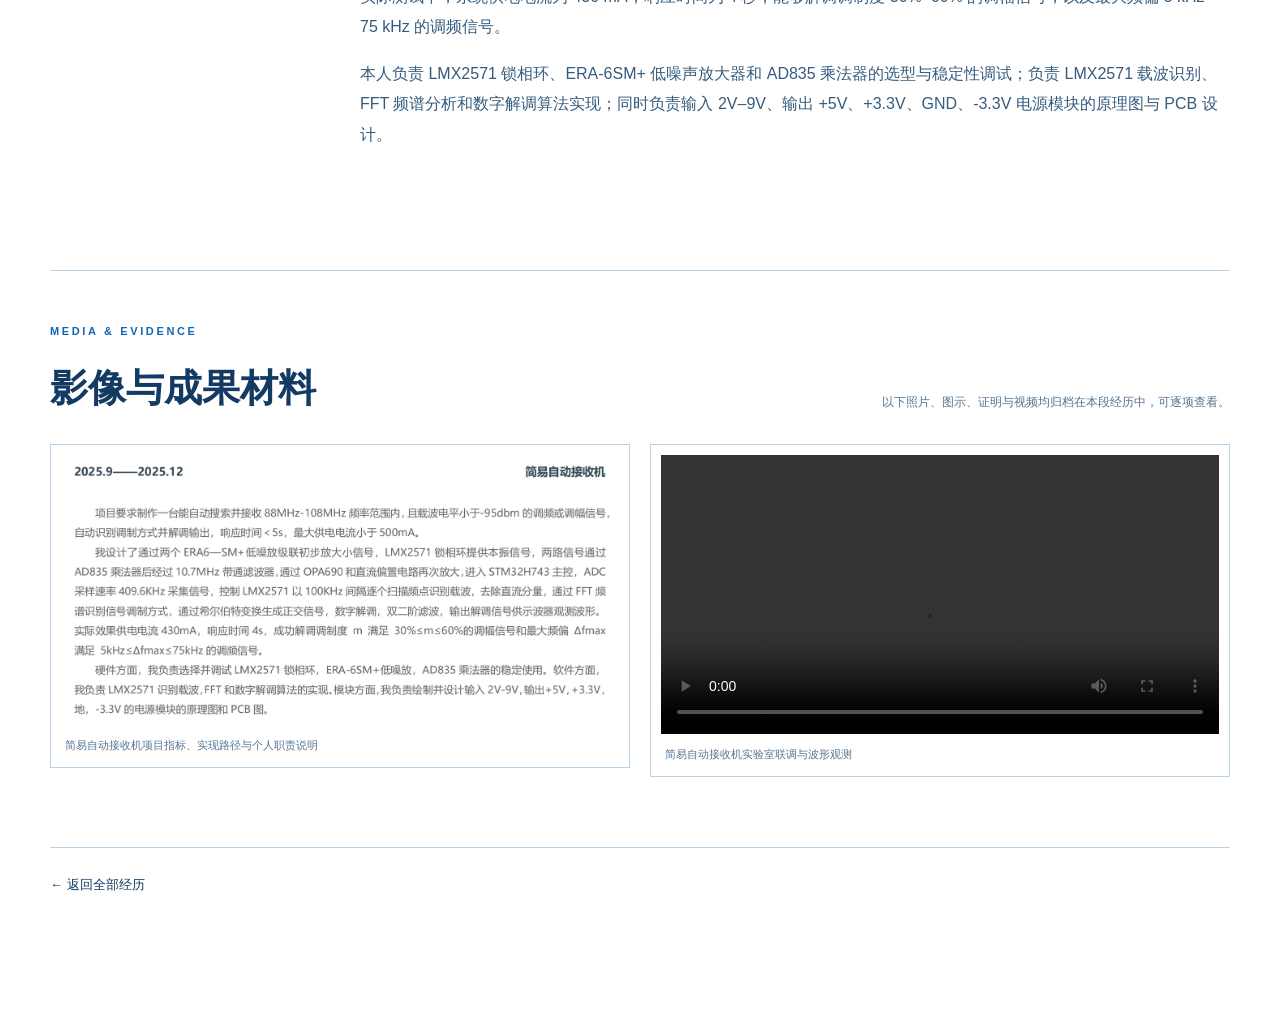
<file: experience/electronic-design-2025/index.html>
<!doctype html>
<html lang="zh-CN">
<head>
  <meta charset="utf-8">
  <meta name="viewport" content="width=device-width,initial-scale=1,viewport-fit=cover">
  <meta name="description" content="设计并实现 88–108 MHz 自动搜索接收机，在 430 mA 供电电流下用 4 秒完成载波搜索、调制方式识别与解调输出。">
  <meta name="color-scheme" content="light">
  <title>2025年电子设计大赛：简易自动接收机 · 个人履历与成果集</title>
  <link rel="icon" href="/favicon.svg" type="image/svg+xml">
  <link rel="stylesheet" href="/styles.css">
</head>
<body><main class="detail-page">
  <header class="site-header shell"><a class="wordmark" href="/">PORTFOLIO<span>返回首页</span></a><nav><a href="/">← 全部经历</a></nav></header>
  <article class="detail shell"><div class="detail-intro"><p class="eyebrow">竞赛经历</p><h1>2025年电子设计大赛：简易自动接收机</h1><p>简易自动接收机</p></div>
    <div class="detail-facts"><div><span>时间</span><strong>2025.09—2025.12</strong></div><div><span>组织</span><strong>2025年电子设计大赛</strong></div><div><span>角色</span><strong>核心成员｜硬件调试、算法实现与电源模块设计</strong></div></div>
    <div class="detail-hero cover-electronic-design-2025 has-image"><img src="/media/electronic-design-receiver.png" alt="2025年电子设计大赛：简易自动接收机相关图片"><span>竞赛经历</span></div>
    <div class="detail-body"><aside><p>关键词</p><span>电子设计</span><span>射频接收</span><span>STM32H743</span><span>FFT</span><span>PCB设计</span></aside><div><h2>经历概述</h2><p class="lead">设计并实现 88–108 MHz 自动搜索接收机，在 430 mA 供电电流下用 4 秒完成载波搜索、调制方式识别与解调输出。</p><p>项目要求制作一台能够自动搜索并接收 88 MHz–108 MHz 频率范围内、载波电平低至 -95 dBm 的调频或调幅信号，自动识别调制方式并解调输出；响应时间小于 5 秒，最大供电电流小于 500 mA。</p><p>系统采用两级 ERA-6SM+ 低噪声放大器初步放大小信号，由 LMX2571 锁相环提供本振信号；两路信号经 AD835 乘法器混频后，通过 10.7 MHz 带通滤波器，再由 OPA690 与直流偏置电路放大并送入 STM32H743。ADC 以 409.6 kHz 采样，控制 LMX2571 按 100 kHz 间隔扫描频点、识别载波并去除直流分量；随后利用 FFT 频谱识别调制方式，经希尔伯特变换生成正交信号，完成数字解调和双二阶滤波，输出解调信号供示波器观察。</p><p>实际测试中，系统供电电流为 430 mA，响应时间为 4 秒；能够解调调制度 30%–60% 的调幅信号，以及最大频偏 5 kHz–75 kHz 的调频信号。</p><p>本人负责 LMX2571 锁相环、ERA-6SM+ 低噪声放大器和 AD835 乘法器的选型与稳定性调试；负责 LMX2571 载波识别、FFT 频谱分析和数字解调算法实现；同时负责输入 2V–9V、输出 +5V、+3.3V、GND、-3.3V 电源模块的原理图与 PCB 设计。</p></div></div>
    <section class="static-media" aria-labelledby="media-title"><div class="detail-section-heading"><p class="eyebrow">MEDIA &amp; EVIDENCE</p><h2 id="media-title">影像与成果材料</h2><p>以下照片、图示、证明与视频均归档在本段经历中，可逐项查看。</p></div><div class="media-grid"><figure><img loading="lazy" src="/media/electronic-design-description.webp" alt="简易自动接收机项目指标、实现路径与个人职责说明"><figcaption>简易自动接收机项目指标、实现路径与个人职责说明</figcaption></figure><figure><video controls preload="metadata" src="/media/electronic-design-demo.mp4">你的浏览器暂不支持视频播放。</video><figcaption>简易自动接收机实验室联调与波形观测</figcaption></figure></div></section>
    <div class="detail-back"><a href="/">← 返回全部经历</a></div>
  </article></main></body>
</html>
</file>
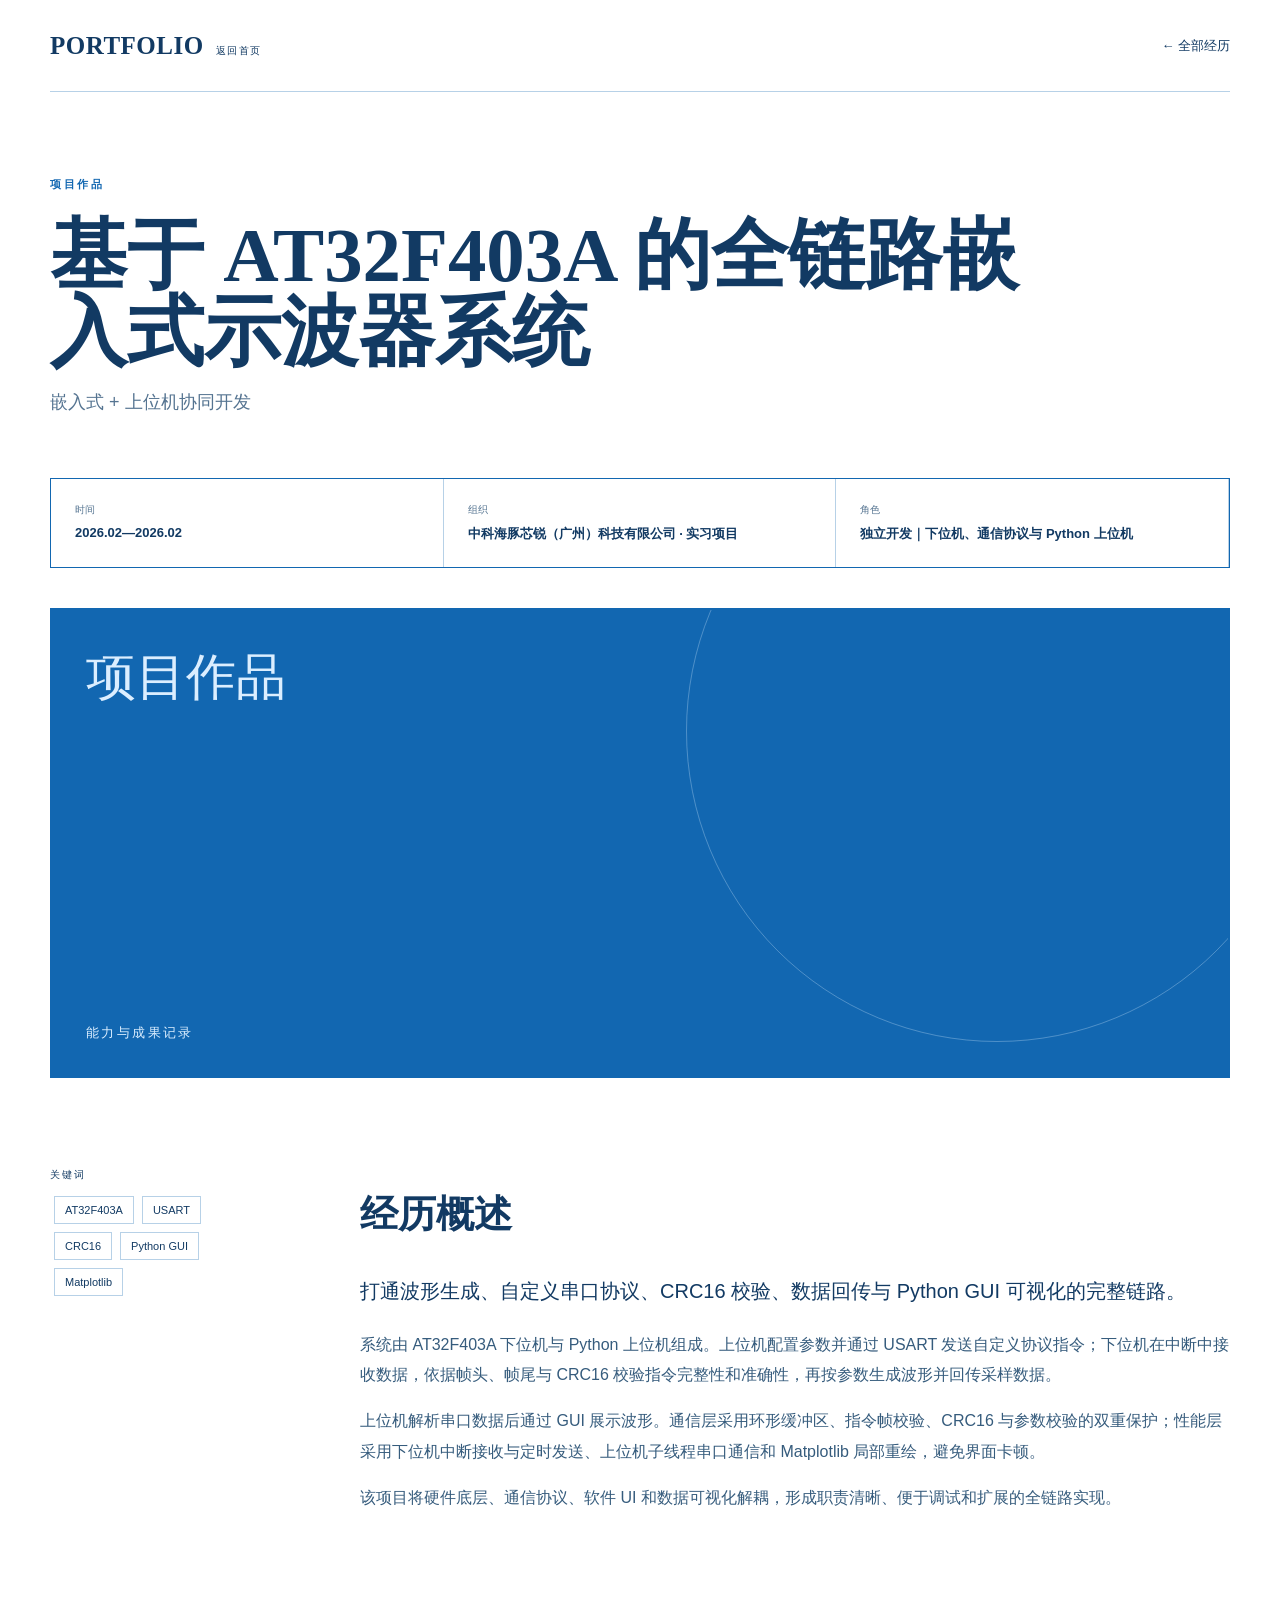
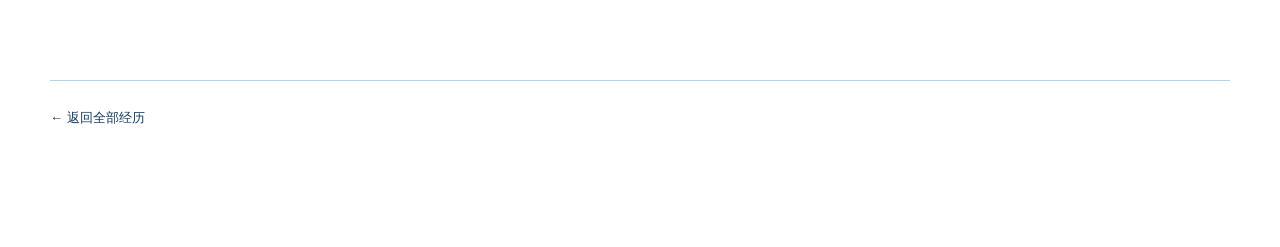
<file: experience/embedded-oscilloscope-at32f403a/index.html>
<!doctype html>
<html lang="zh-CN">
<head>
  <meta charset="utf-8">
  <meta name="viewport" content="width=device-width,initial-scale=1,viewport-fit=cover">
  <meta name="description" content="打通波形生成、自定义串口协议、CRC16 校验、数据回传与 Python GUI 可视化的完整链路。">
  <meta name="color-scheme" content="light">
  <title>基于 AT32F403A 的全链路嵌入式示波器系统 · 个人履历与成果集</title>
  <link rel="icon" href="/favicon.svg" type="image/svg+xml">
  <link rel="stylesheet" href="/styles.css">
</head>
<body><main class="detail-page">
  <header class="site-header shell"><a class="wordmark" href="/">PORTFOLIO<span>返回首页</span></a><nav><a href="/">← 全部经历</a></nav></header>
  <article class="detail shell"><div class="detail-intro"><p class="eyebrow">项目作品</p><h1>基于 AT32F403A 的全链路嵌入式示波器系统</h1><p>嵌入式 + 上位机协同开发</p></div>
    <div class="detail-facts"><div><span>时间</span><strong>2026.02—2026.02</strong></div><div><span>组织</span><strong>中科海豚芯锐（广州）科技有限公司 · 实习项目</strong></div><div><span>角色</span><strong>独立开发｜下位机、通信协议与 Python 上位机</strong></div></div>
    <div class="detail-hero cover-embedded-oscilloscope-at32f403a"><span>项目作品</span><small>能力与成果记录</small></div>
    <div class="detail-body"><aside><p>关键词</p><span>AT32F403A</span><span>USART</span><span>CRC16</span><span>Python GUI</span><span>Matplotlib</span></aside><div><h2>经历概述</h2><p class="lead">打通波形生成、自定义串口协议、CRC16 校验、数据回传与 Python GUI 可视化的完整链路。</p><p>系统由 AT32F403A 下位机与 Python 上位机组成。上位机配置参数并通过 USART 发送自定义协议指令；下位机在中断中接收数据，依据帧头、帧尾与 CRC16 校验指令完整性和准确性，再按参数生成波形并回传采样数据。</p><p>上位机解析串口数据后通过 GUI 展示波形。通信层采用环形缓冲区、指令帧校验、CRC16 与参数校验的双重保护；性能层采用下位机中断接收与定时发送、上位机子线程串口通信和 Matplotlib 局部重绘，避免界面卡顿。</p><p>该项目将硬件底层、通信协议、软件 UI 和数据可视化解耦，形成职责清晰、便于调试和扩展的全链路实现。</p></div></div>
    
    <div class="detail-back"><a href="/">← 返回全部经历</a></div>
  </article></main></body>
</html>
</file>
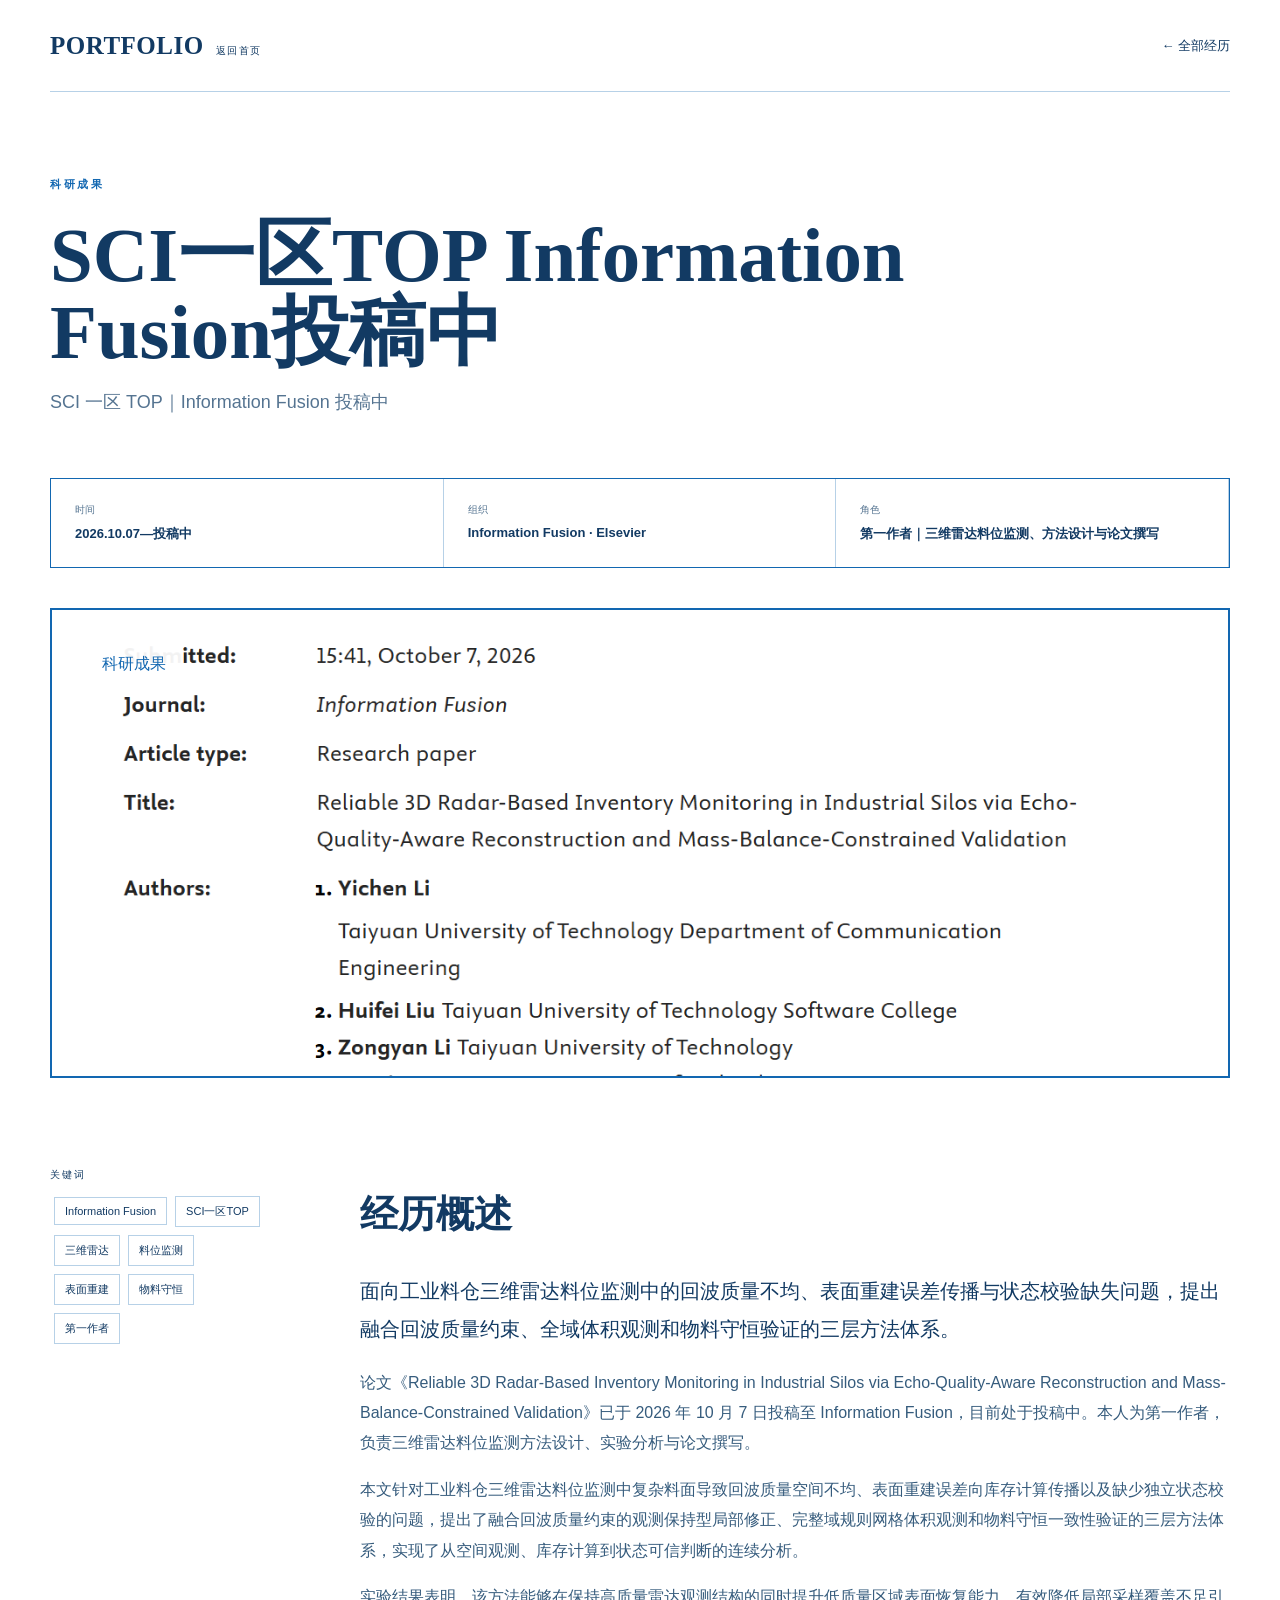
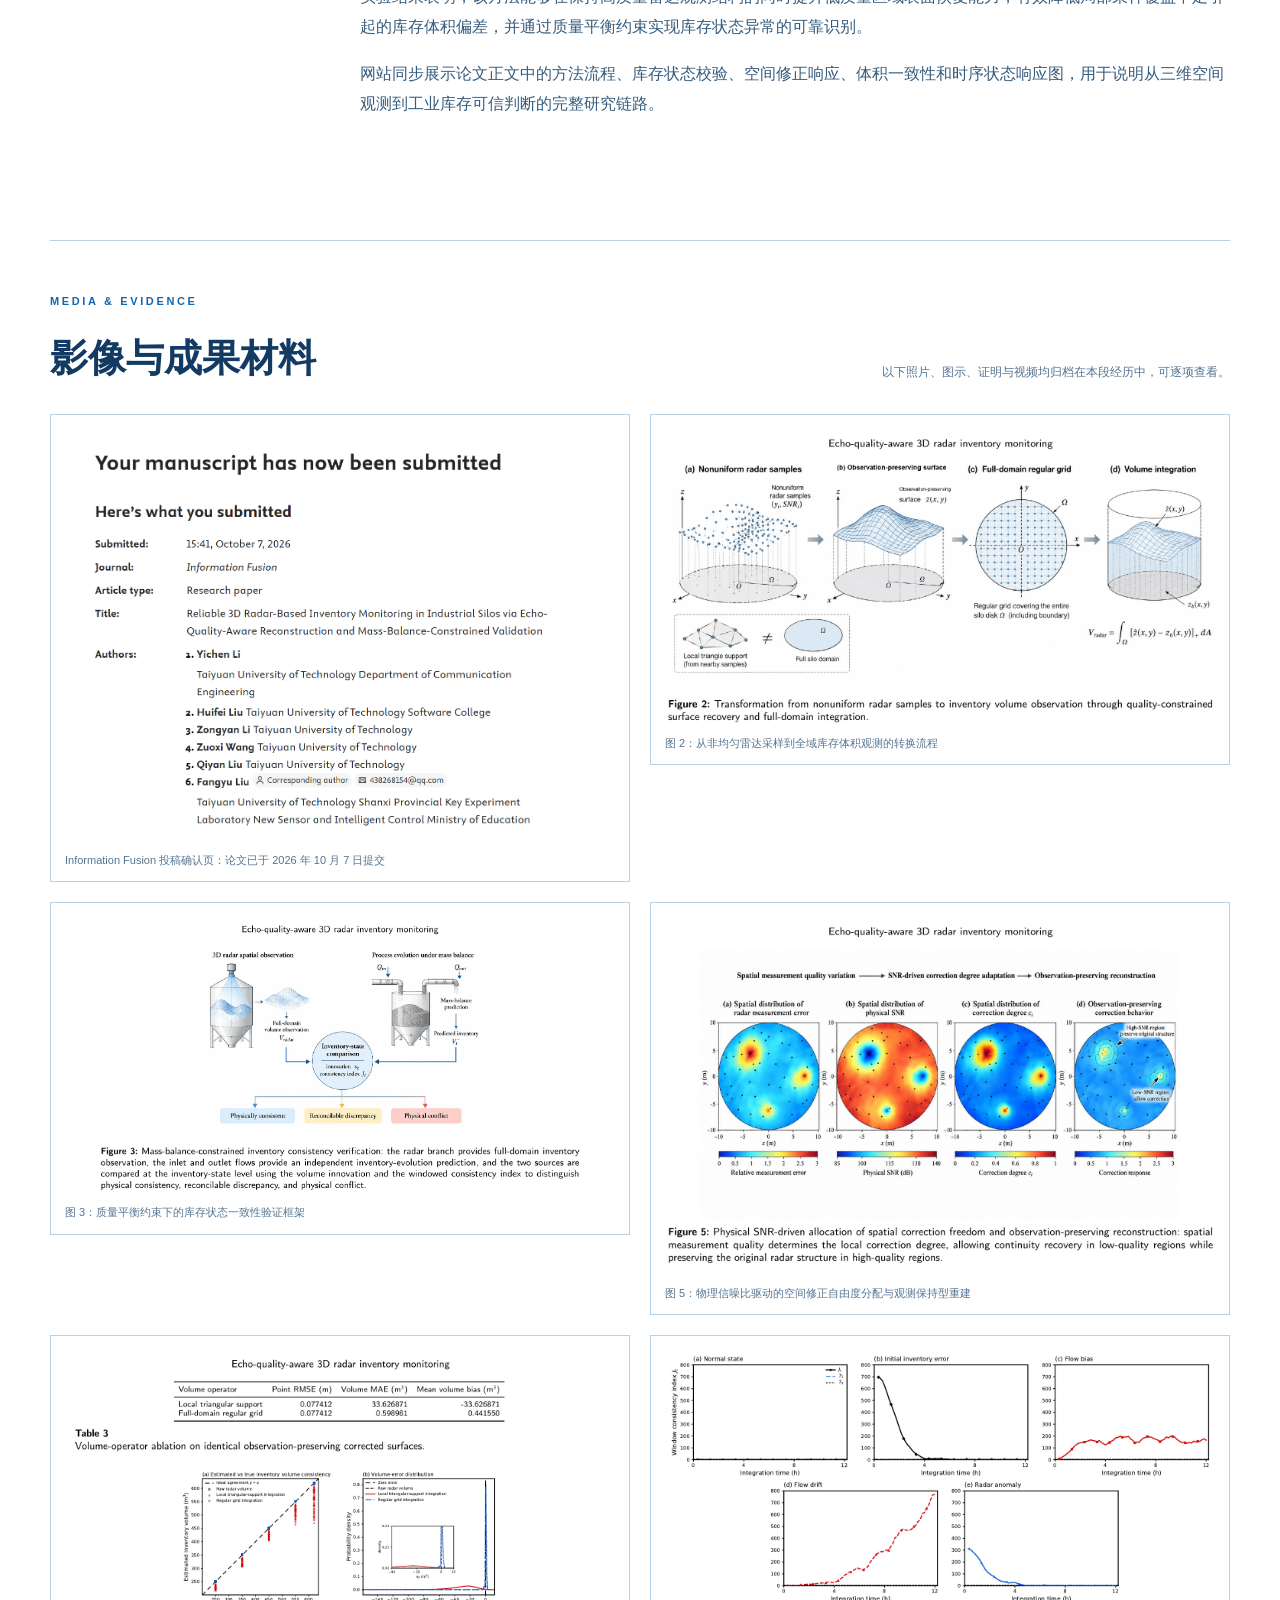
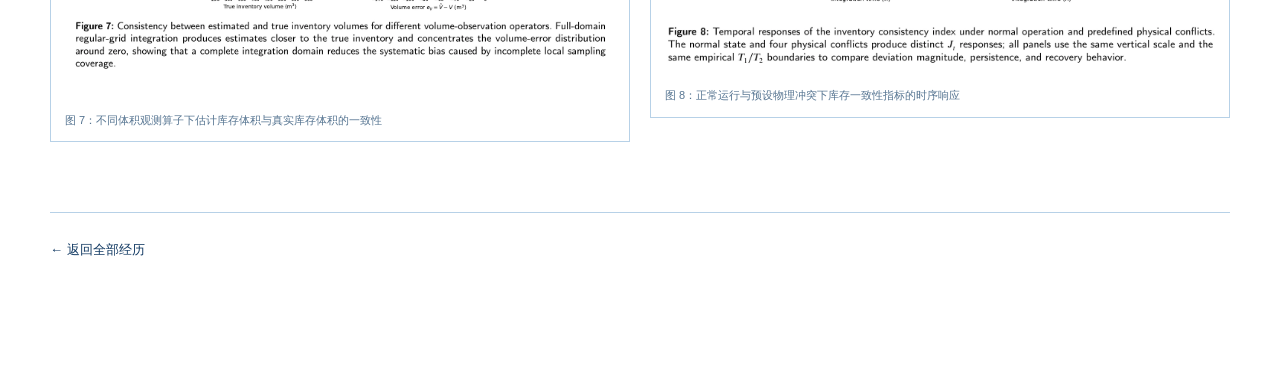
<file: experience/information-fusion-submission-2026/index.html>
<!doctype html>
<html lang="zh-CN">
<head>
  <meta charset="utf-8">
  <meta name="viewport" content="width=device-width,initial-scale=1,viewport-fit=cover">
  <meta name="description" content="面向工业料仓三维雷达料位监测中的回波质量不均、表面重建误差传播与状态校验缺失问题，提出融合回波质量约束、全域体积观测和物料守恒验证的三层方法体系。">
  <meta name="color-scheme" content="light">
  <title>SCI一区TOP Information Fusion投稿中 · 个人履历与成果集</title>
  <link rel="icon" href="/favicon.svg" type="image/svg+xml">
  <link rel="stylesheet" href="/styles.css">
</head>
<body><main class="detail-page">
  <header class="site-header shell"><a class="wordmark" href="/">PORTFOLIO<span>返回首页</span></a><nav><a href="/">← 全部经历</a></nav></header>
  <article class="detail shell"><div class="detail-intro"><p class="eyebrow">科研成果</p><h1>SCI一区TOP Information Fusion投稿中</h1><p>SCI 一区 TOP｜Information Fusion 投稿中</p></div>
    <div class="detail-facts"><div><span>时间</span><strong>2026.10.07—投稿中</strong></div><div><span>组织</span><strong>Information Fusion · Elsevier</strong></div><div><span>角色</span><strong>第一作者｜三维雷达料位监测、方法设计与论文撰写</strong></div></div>
    <div class="detail-hero cover-information-fusion-submission-2026 has-image"><img src="/media/research-information-fusion-submission.png" alt="SCI一区TOP Information Fusion投稿中相关图片"><span>科研成果</span></div>
    <div class="detail-body"><aside><p>关键词</p><span>Information Fusion</span><span>SCI一区TOP</span><span>三维雷达</span><span>料位监测</span><span>表面重建</span><span>物料守恒</span><span>第一作者</span></aside><div><h2>经历概述</h2><p class="lead">面向工业料仓三维雷达料位监测中的回波质量不均、表面重建误差传播与状态校验缺失问题，提出融合回波质量约束、全域体积观测和物料守恒验证的三层方法体系。</p><p>论文《Reliable 3D Radar-Based Inventory Monitoring in Industrial Silos via Echo-Quality-Aware Reconstruction and Mass-Balance-Constrained Validation》已于 2026 年 10 月 7 日投稿至 Information Fusion，目前处于投稿中。本人为第一作者，负责三维雷达料位监测方法设计、实验分析与论文撰写。</p><p>本文针对工业料仓三维雷达料位监测中复杂料面导致回波质量空间不均、表面重建误差向库存计算传播以及缺少独立状态校验的问题，提出了融合回波质量约束的观测保持型局部修正、完整域规则网格体积观测和物料守恒一致性验证的三层方法体系，实现了从空间观测、库存计算到状态可信判断的连续分析。</p><p>实验结果表明，该方法能够在保持高质量雷达观测结构的同时提升低质量区域表面恢复能力，有效降低局部采样覆盖不足引起的库存体积偏差，并通过质量平衡约束实现库存状态异常的可靠识别。</p><p>网站同步展示论文正文中的方法流程、库存状态校验、空间修正响应、体积一致性和时序状态响应图，用于说明从三维空间观测到工业库存可信判断的完整研究链路。</p></div></div>
    <section class="static-media" aria-labelledby="media-title"><div class="detail-section-heading"><p class="eyebrow">MEDIA &amp; EVIDENCE</p><h2 id="media-title">影像与成果材料</h2><p>以下照片、图示、证明与视频均归档在本段经历中，可逐项查看。</p></div><div class="media-grid"><figure><img loading="lazy" src="/media/research-information-fusion-submission.png" alt="Information Fusion 投稿确认页：论文已于 2026 年 10 月 7 日提交"><figcaption>Information Fusion 投稿确认页：论文已于 2026 年 10 月 7 日提交</figcaption></figure><figure><img loading="lazy" src="/media/research-information-fusion-fig2.webp" alt="图 2：从非均匀雷达采样到全域库存体积观测的转换流程"><figcaption>图 2：从非均匀雷达采样到全域库存体积观测的转换流程</figcaption></figure><figure><img loading="lazy" src="/media/research-information-fusion-fig3.webp" alt="图 3：质量平衡约束下的库存状态一致性验证框架"><figcaption>图 3：质量平衡约束下的库存状态一致性验证框架</figcaption></figure><figure><img loading="lazy" src="/media/research-information-fusion-fig5.webp" alt="图 5：物理信噪比驱动的空间修正自由度分配与观测保持型重建"><figcaption>图 5：物理信噪比驱动的空间修正自由度分配与观测保持型重建</figcaption></figure><figure><img loading="lazy" src="/media/research-information-fusion-fig7.webp" alt="图 7：不同体积观测算子下估计库存体积与真实库存体积的一致性"><figcaption>图 7：不同体积观测算子下估计库存体积与真实库存体积的一致性</figcaption></figure><figure><img loading="lazy" src="/media/research-information-fusion-fig8.webp" alt="图 8：正常运行与预设物理冲突下库存一致性指标的时序响应"><figcaption>图 8：正常运行与预设物理冲突下库存一致性指标的时序响应</figcaption></figure></div></section>
    <div class="detail-back"><a href="/">← 返回全部经历</a></div>
  </article></main></body>
</html>
</file>
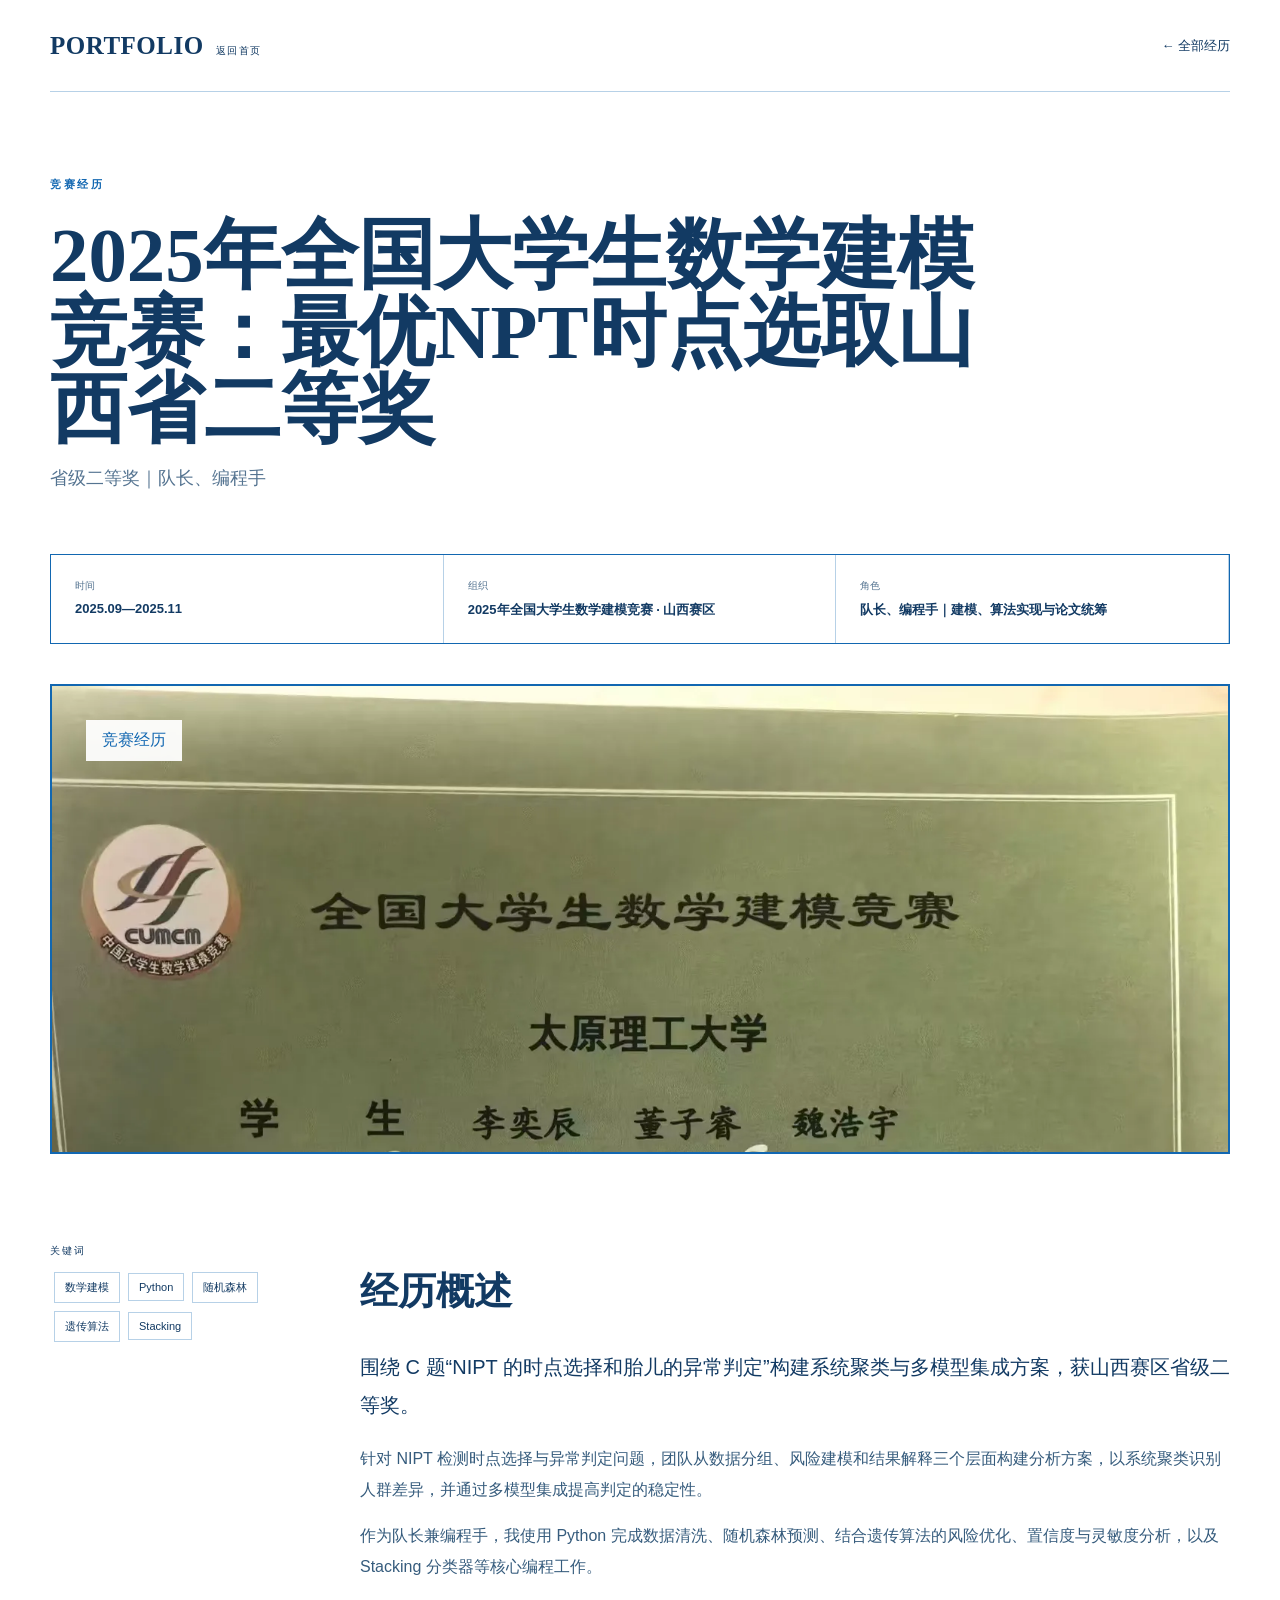
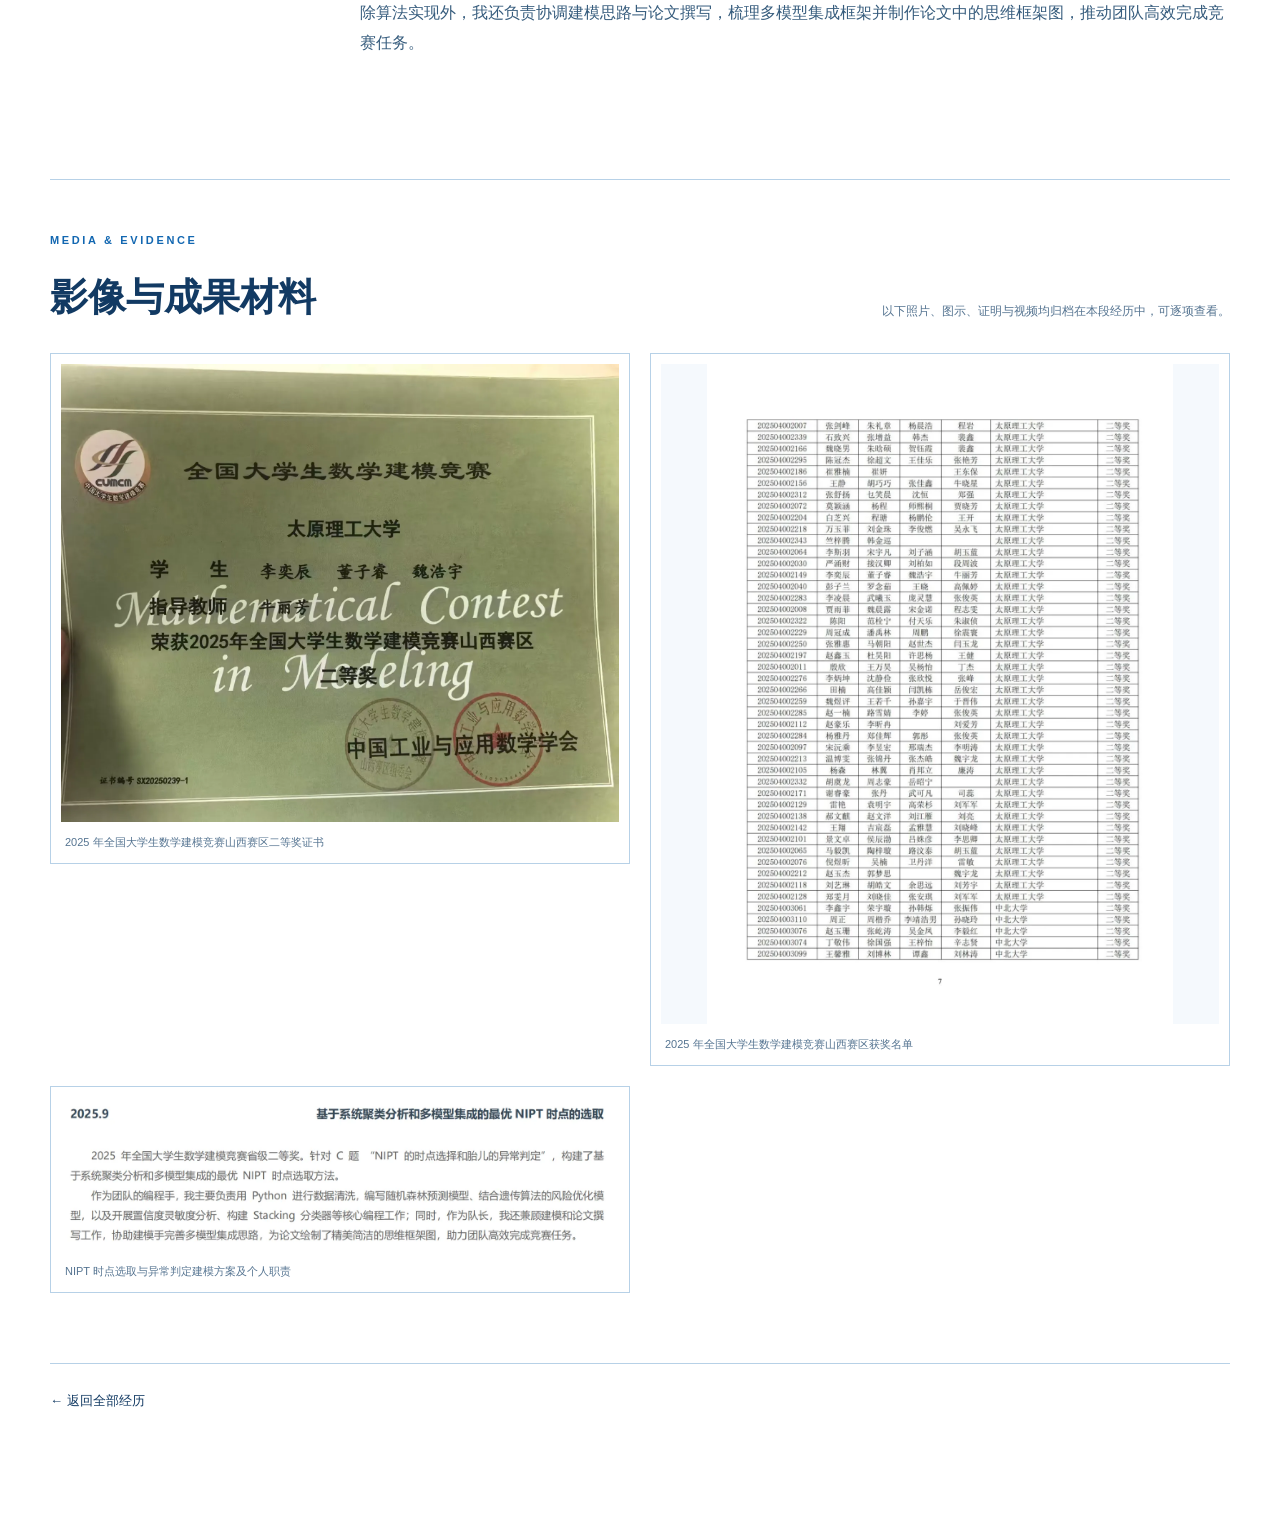
<file: experience/math-modeling-2025/index.html>
<!doctype html>
<html lang="zh-CN">
<head>
  <meta charset="utf-8">
  <meta name="viewport" content="width=device-width,initial-scale=1,viewport-fit=cover">
  <meta name="description" content="围绕 C 题“NIPT 的时点选择和胎儿的异常判定”构建系统聚类与多模型集成方案，获山西赛区省级二等奖。">
  <meta name="color-scheme" content="light">
  <title>2025年全国大学生数学建模竞赛：最优NPT时点选取山西省二等奖 · 个人履历与成果集</title>
  <link rel="icon" href="/favicon.svg" type="image/svg+xml">
  <link rel="stylesheet" href="/styles.css">
</head>
<body><main class="detail-page">
  <header class="site-header shell"><a class="wordmark" href="/">PORTFOLIO<span>返回首页</span></a><nav><a href="/">← 全部经历</a></nav></header>
  <article class="detail shell"><div class="detail-intro"><p class="eyebrow">竞赛经历</p><h1>2025年全国大学生数学建模竞赛：最优NPT时点选取山西省二等奖</h1><p>省级二等奖｜队长、编程手</p></div>
    <div class="detail-facts"><div><span>时间</span><strong>2025.09—2025.11</strong></div><div><span>组织</span><strong>2025年全国大学生数学建模竞赛 · 山西赛区</strong></div><div><span>角色</span><strong>队长、编程手｜建模、算法实现与论文统筹</strong></div></div>
    <div class="detail-hero cover-math-modeling-2025 has-image"><img src="/media/math-modeling-award-2025.png" alt="2025年全国大学生数学建模竞赛：最优NPT时点选取山西省二等奖相关图片"><span>竞赛经历</span></div>
    <div class="detail-body"><aside><p>关键词</p><span>数学建模</span><span>Python</span><span>随机森林</span><span>遗传算法</span><span>Stacking</span></aside><div><h2>经历概述</h2><p class="lead">围绕 C 题“NIPT 的时点选择和胎儿的异常判定”构建系统聚类与多模型集成方案，获山西赛区省级二等奖。</p><p>针对 NIPT 检测时点选择与异常判定问题，团队从数据分组、风险建模和结果解释三个层面构建分析方案，以系统聚类识别人群差异，并通过多模型集成提高判定的稳定性。</p><p>作为队长兼编程手，我使用 Python 完成数据清洗、随机森林预测、结合遗传算法的风险优化、置信度与灵敏度分析，以及 Stacking 分类器等核心编程工作。</p><p>除算法实现外，我还负责协调建模思路与论文撰写，梳理多模型集成框架并制作论文中的思维框架图，推动团队高效完成竞赛任务。</p></div></div>
    <section class="static-media" aria-labelledby="media-title"><div class="detail-section-heading"><p class="eyebrow">MEDIA &amp; EVIDENCE</p><h2 id="media-title">影像与成果材料</h2><p>以下照片、图示、证明与视频均归档在本段经历中，可逐项查看。</p></div><div class="media-grid"><figure><img loading="lazy" src="/media/math-modeling-certificate.webp" alt="2025 年全国大学生数学建模竞赛山西赛区二等奖证书"><figcaption>2025 年全国大学生数学建模竞赛山西赛区二等奖证书</figcaption></figure><figure><img loading="lazy" src="/media/math-modeling-winners-list.webp" alt="2025 年全国大学生数学建模竞赛山西赛区获奖名单"><figcaption>2025 年全国大学生数学建模竞赛山西赛区获奖名单</figcaption></figure><figure><img loading="lazy" src="/media/math-modeling-description.webp" alt="NIPT 时点选取与异常判定建模方案及个人职责"><figcaption>NIPT 时点选取与异常判定建模方案及个人职责</figcaption></figure></div></section>
    <div class="detail-back"><a href="/">← 返回全部经历</a></div>
  </article></main></body>
</html>
</file>
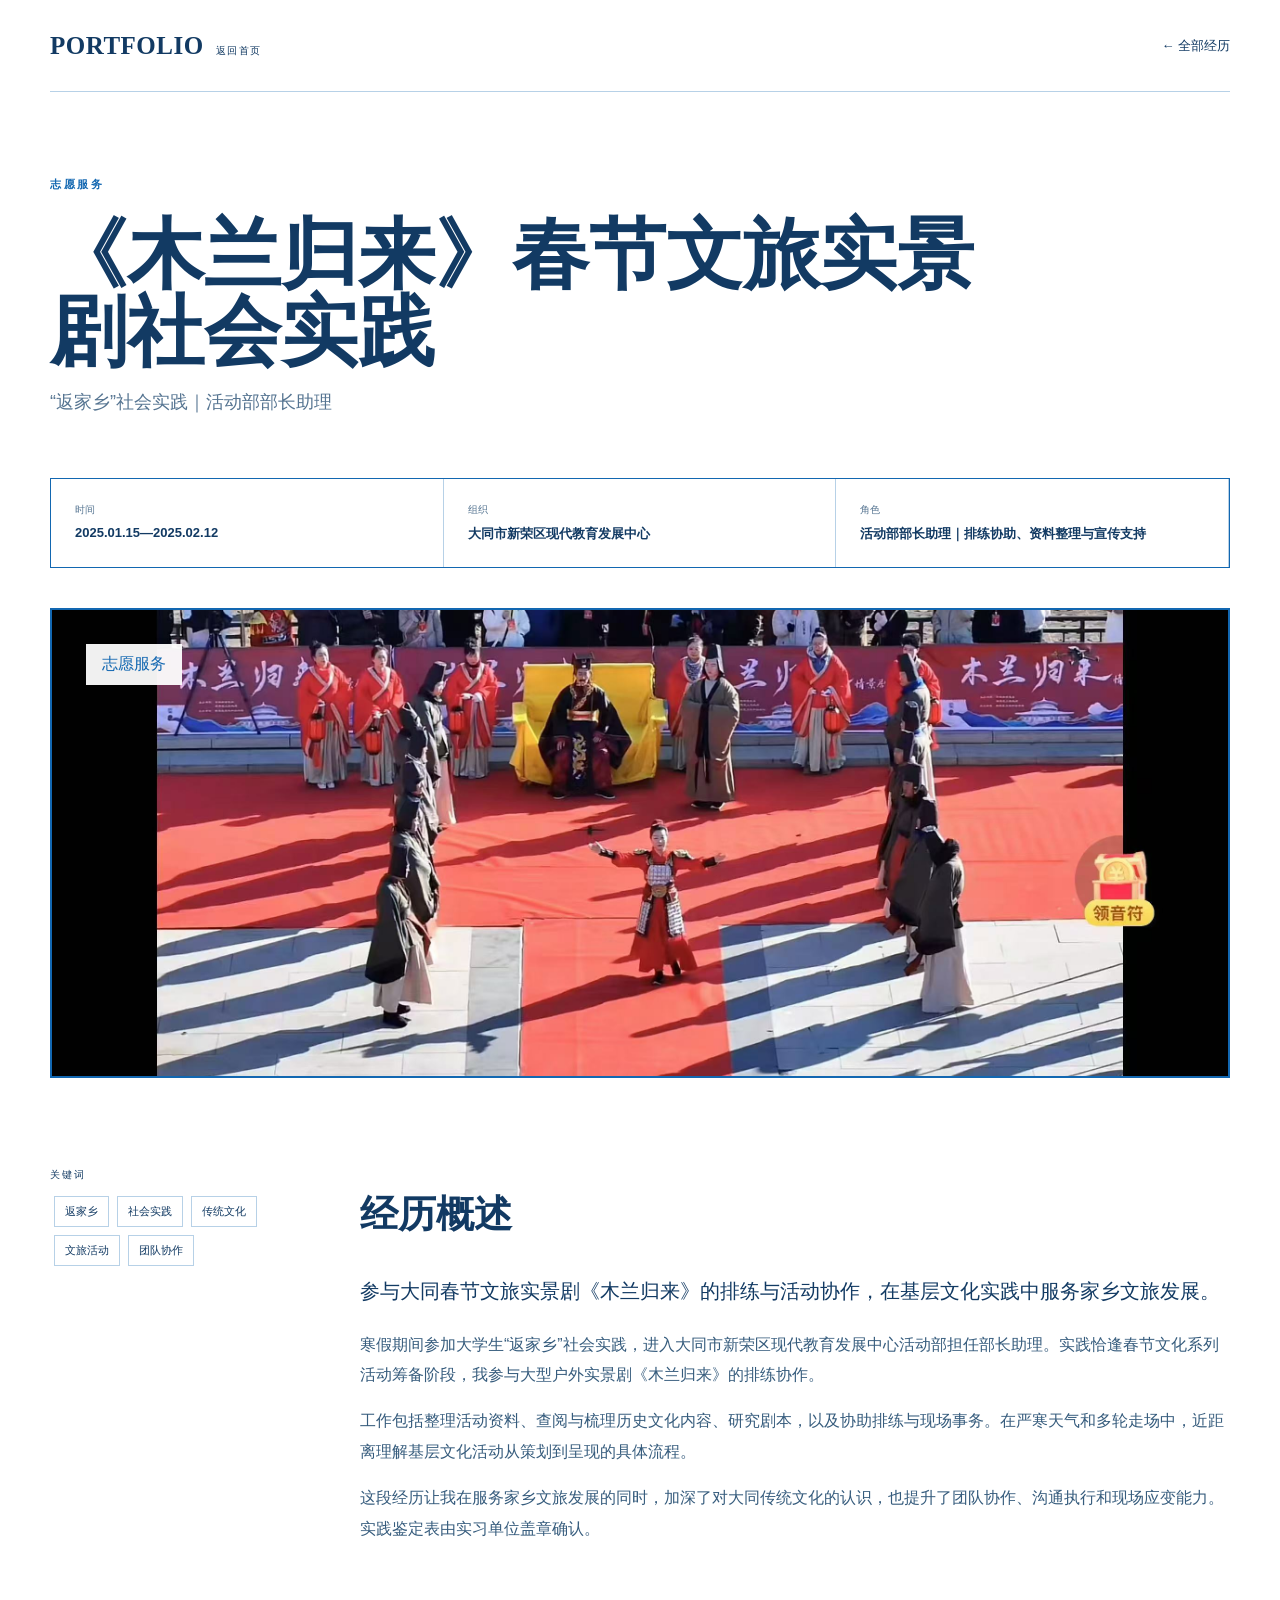
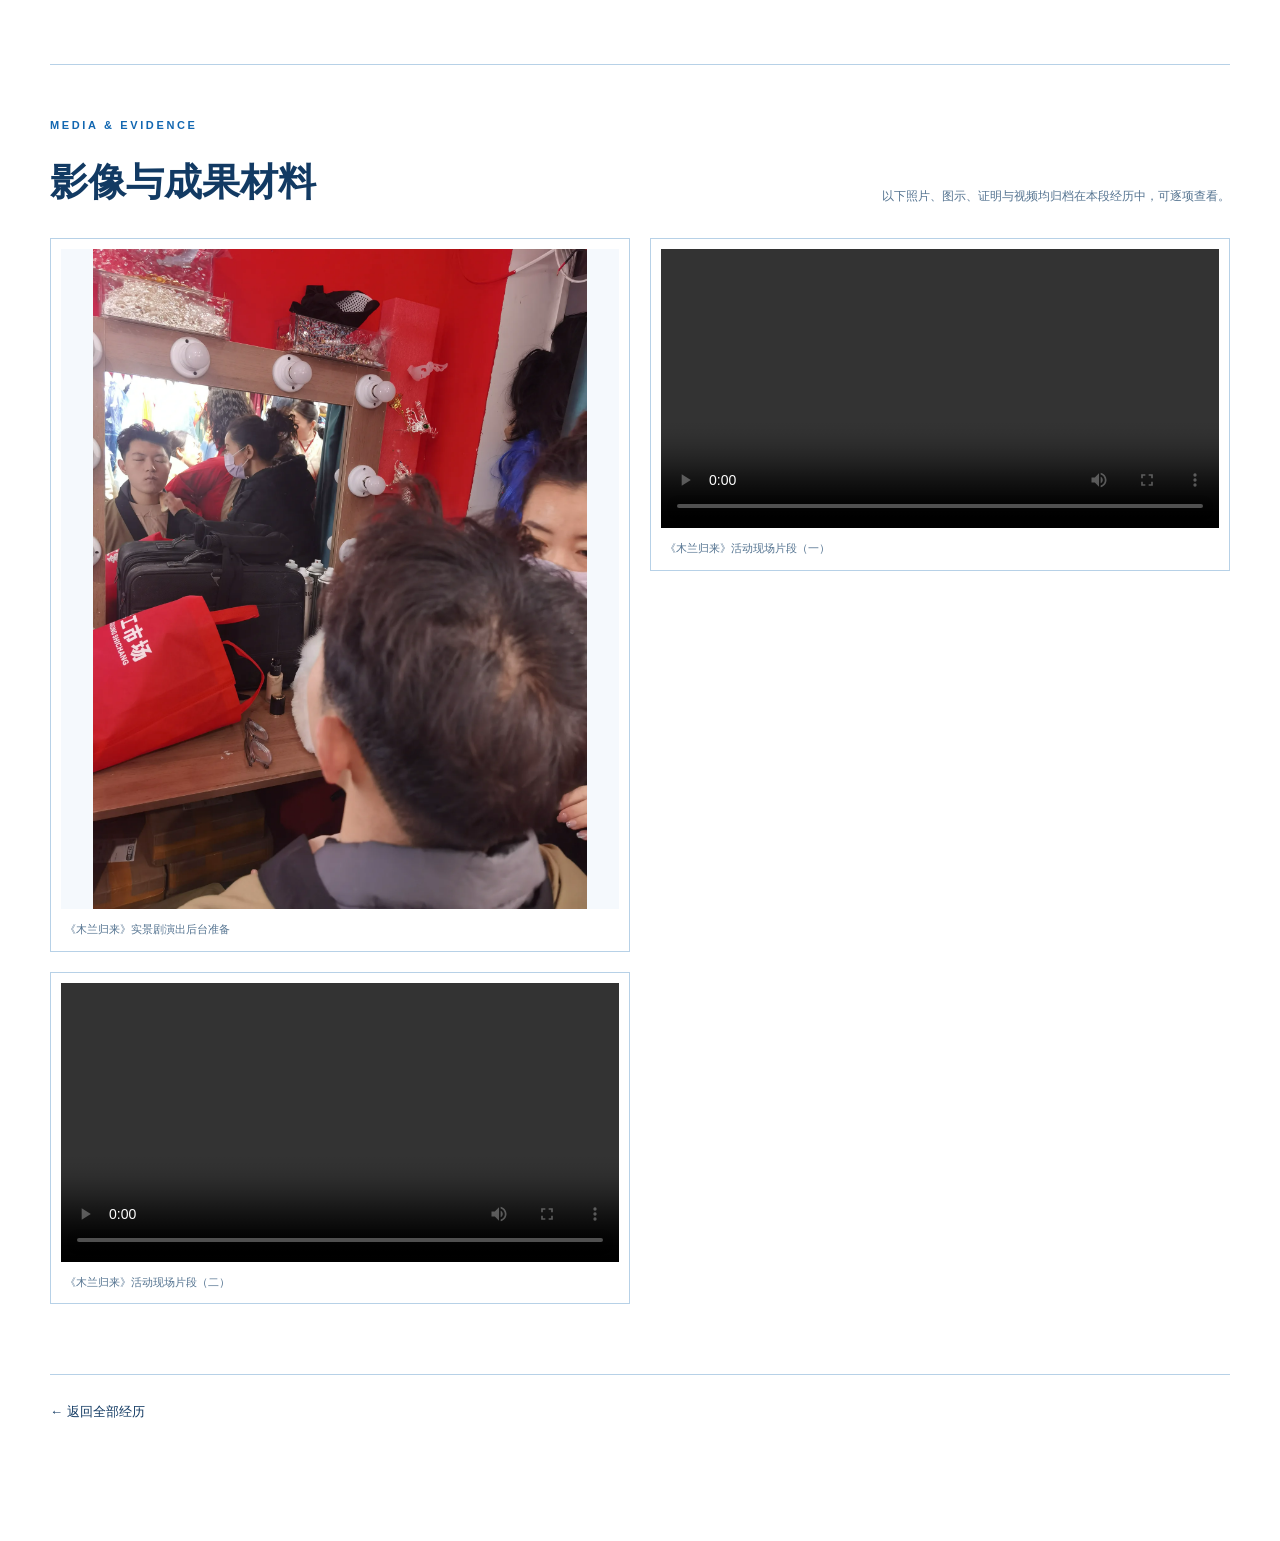
<file: experience/return-hometown-mulan-2025/index.html>
<!doctype html>
<html lang="zh-CN">
<head>
  <meta charset="utf-8">
  <meta name="viewport" content="width=device-width,initial-scale=1,viewport-fit=cover">
  <meta name="description" content="参与大同春节文旅实景剧《木兰归来》的排练与活动协作，在基层文化实践中服务家乡文旅发展。">
  <meta name="color-scheme" content="light">
  <title>《木兰归来》春节文旅实景剧社会实践 · 个人履历与成果集</title>
  <link rel="icon" href="/favicon.svg" type="image/svg+xml">
  <link rel="stylesheet" href="/styles.css">
</head>
<body><main class="detail-page">
  <header class="site-header shell"><a class="wordmark" href="/">PORTFOLIO<span>返回首页</span></a><nav><a href="/">← 全部经历</a></nav></header>
  <article class="detail shell"><div class="detail-intro"><p class="eyebrow">志愿服务</p><h1>《木兰归来》春节文旅实景剧社会实践</h1><p>“返家乡”社会实践｜活动部部长助理</p></div>
    <div class="detail-facts"><div><span>时间</span><strong>2025.01.15—2025.02.12</strong></div><div><span>组织</span><strong>大同市新荣区现代教育发展中心</strong></div><div><span>角色</span><strong>活动部部长助理｜排练协助、资料整理与宣传支持</strong></div></div>
    <div class="detail-hero cover-return-hometown-mulan-2025 has-image"><img src="/media/mulan-stage.jpg" alt="《木兰归来》春节文旅实景剧社会实践相关图片"><span>志愿服务</span></div>
    <div class="detail-body"><aside><p>关键词</p><span>返家乡</span><span>社会实践</span><span>传统文化</span><span>文旅活动</span><span>团队协作</span></aside><div><h2>经历概述</h2><p class="lead">参与大同春节文旅实景剧《木兰归来》的排练与活动协作，在基层文化实践中服务家乡文旅发展。</p><p>寒假期间参加大学生“返家乡”社会实践，进入大同市新荣区现代教育发展中心活动部担任部长助理。实践恰逢春节文化系列活动筹备阶段，我参与大型户外实景剧《木兰归来》的排练协作。</p><p>工作包括整理活动资料、查阅与梳理历史文化内容、研究剧本，以及协助排练与现场事务。在严寒天气和多轮走场中，近距离理解基层文化活动从策划到呈现的具体流程。</p><p>这段经历让我在服务家乡文旅发展的同时，加深了对大同传统文化的认识，也提升了团队协作、沟通执行和现场应变能力。实践鉴定表由实习单位盖章确认。</p></div></div>
    <section class="static-media" aria-labelledby="media-title"><div class="detail-section-heading"><p class="eyebrow">MEDIA &amp; EVIDENCE</p><h2 id="media-title">影像与成果材料</h2><p>以下照片、图示、证明与视频均归档在本段经历中，可逐项查看。</p></div><div class="media-grid"><figure><img loading="lazy" src="/media/mulan-backstage.webp" alt="《木兰归来》实景剧演出后台准备"><figcaption>《木兰归来》实景剧演出后台准备</figcaption></figure><figure><video controls preload="metadata" src="/media/mulan-rehearsal-1.mp4">你的浏览器暂不支持视频播放。</video><figcaption>《木兰归来》活动现场片段（一）</figcaption></figure><figure><video controls preload="metadata" src="/media/mulan-rehearsal-2.mp4">你的浏览器暂不支持视频播放。</video><figcaption>《木兰归来》活动现场片段（二）</figcaption></figure></div></section>
    <div class="detail-back"><a href="/">← 返回全部经历</a></div>
  </article></main></body>
</html>
</file>
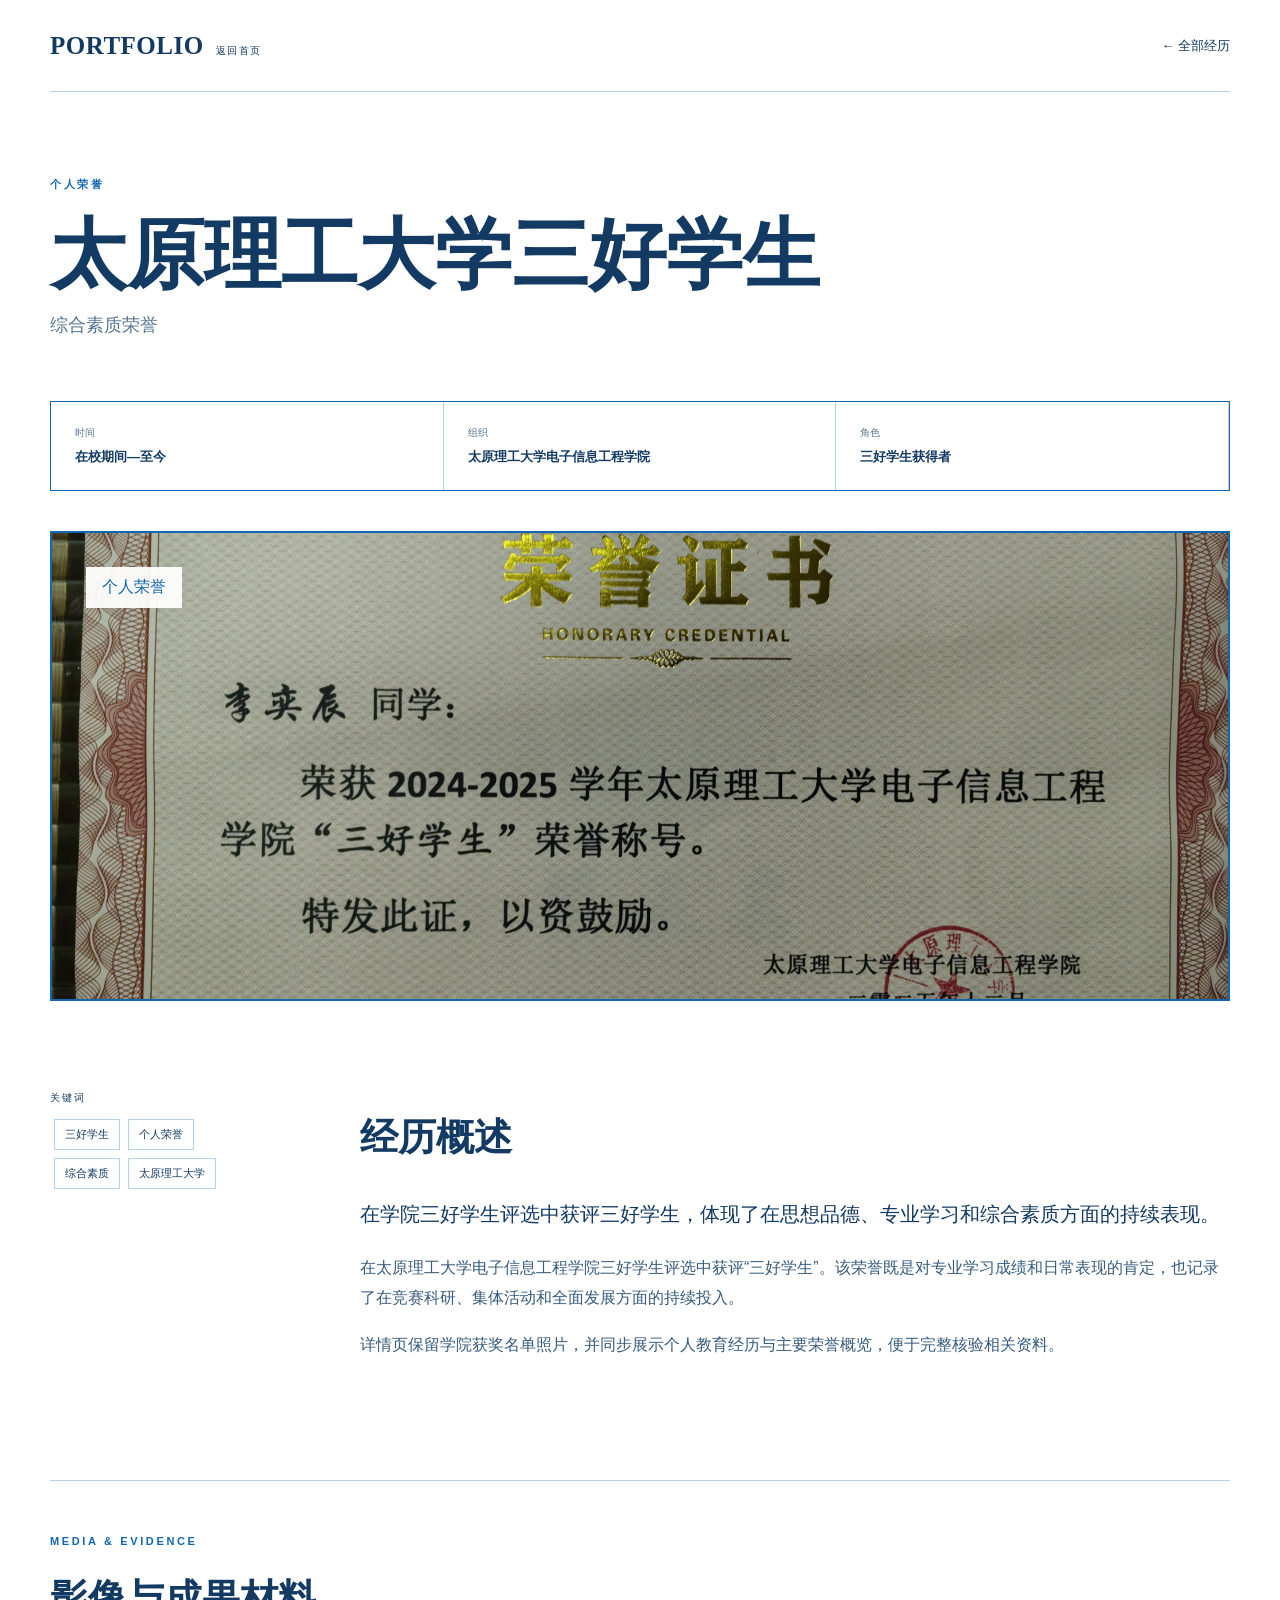
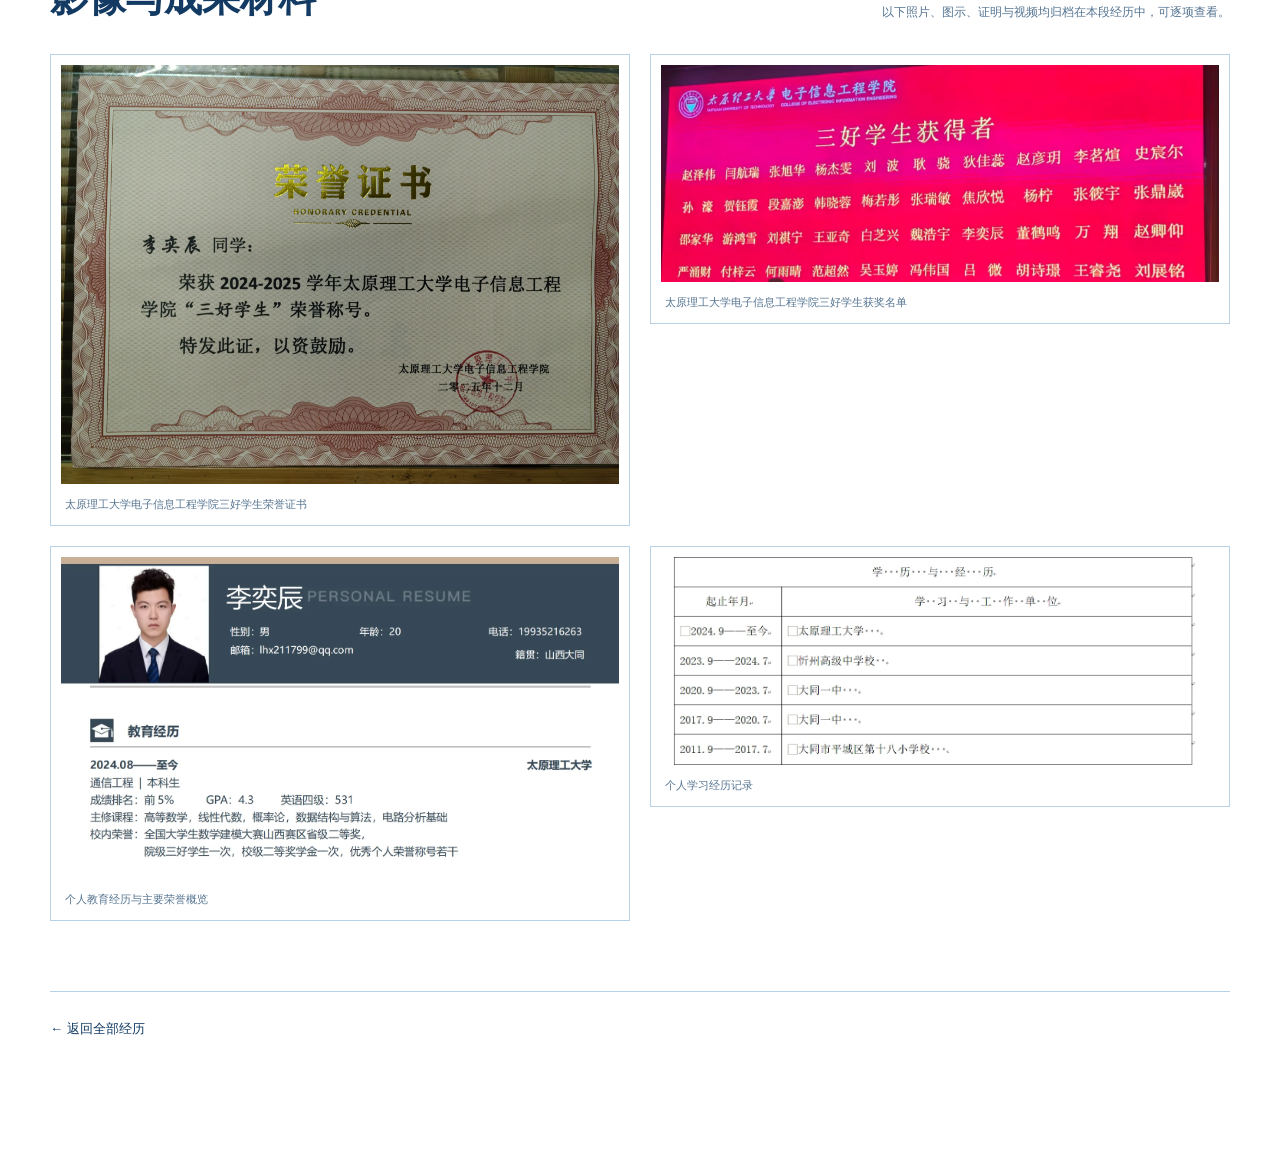
<file: experience/three-good-student/index.html>
<!doctype html>
<html lang="zh-CN">
<head>
  <meta charset="utf-8">
  <meta name="viewport" content="width=device-width,initial-scale=1,viewport-fit=cover">
  <meta name="description" content="在学院三好学生评选中获评三好学生，体现了在思想品德、专业学习和综合素质方面的持续表现。">
  <meta name="color-scheme" content="light">
  <title>太原理工大学三好学生 · 个人履历与成果集</title>
  <link rel="icon" href="/favicon.svg" type="image/svg+xml">
  <link rel="stylesheet" href="/styles.css">
</head>
<body><main class="detail-page">
  <header class="site-header shell"><a class="wordmark" href="/">PORTFOLIO<span>返回首页</span></a><nav><a href="/">← 全部经历</a></nav></header>
  <article class="detail shell"><div class="detail-intro"><p class="eyebrow">个人荣誉</p><h1>太原理工大学三好学生</h1><p>综合素质荣誉</p></div>
    <div class="detail-facts"><div><span>时间</span><strong>在校期间—至今</strong></div><div><span>组织</span><strong>太原理工大学电子信息工程学院</strong></div><div><span>角色</span><strong>三好学生获得者</strong></div></div>
    <div class="detail-hero cover-three-good-student has-image"><img src="/media/three-good-student-certificate.jpg" alt="太原理工大学三好学生相关图片"><span>个人荣誉</span></div>
    <div class="detail-body"><aside><p>关键词</p><span>三好学生</span><span>个人荣誉</span><span>综合素质</span><span>太原理工大学</span></aside><div><h2>经历概述</h2><p class="lead">在学院三好学生评选中获评三好学生，体现了在思想品德、专业学习和综合素质方面的持续表现。</p><p>在太原理工大学电子信息工程学院三好学生评选中获评“三好学生”。该荣誉既是对专业学习成绩和日常表现的肯定，也记录了在竞赛科研、集体活动和全面发展方面的持续投入。</p><p>详情页保留学院获奖名单照片，并同步展示个人教育经历与主要荣誉概览，便于完整核验相关资料。</p></div></div>
    <section class="static-media" aria-labelledby="media-title"><div class="detail-section-heading"><p class="eyebrow">MEDIA &amp; EVIDENCE</p><h2 id="media-title">影像与成果材料</h2><p>以下照片、图示、证明与视频均归档在本段经历中，可逐项查看。</p></div><div class="media-grid"><figure><img loading="lazy" src="/media/three-good-student-certificate.jpg" alt="太原理工大学电子信息工程学院三好学生荣誉证书"><figcaption>太原理工大学电子信息工程学院三好学生荣誉证书</figcaption></figure><figure><img loading="lazy" src="/media/three-good-student-award.webp" alt="太原理工大学电子信息工程学院三好学生获奖名单"><figcaption>太原理工大学电子信息工程学院三好学生获奖名单</figcaption></figure><figure><img loading="lazy" src="/media/personal-resume-overview.webp" alt="个人教育经历与主要荣誉概览"><figcaption>个人教育经历与主要荣誉概览</figcaption></figure><figure><img loading="lazy" src="/media/education-history.webp" alt="个人学习经历记录"><figcaption>个人学习经历记录</figcaption></figure></div></section>
    <div class="detail-back"><a href="/">← 返回全部经历</a></div>
  </article></main></body>
</html>
</file>
<file: styles.css>
:root{--ink:#123a63;--paper:#ffffff;--cream:#eef6ff;--green:#1267b1;--lime:#dbeeff;--line:rgba(18,103,177,.3)}
*{box-sizing:border-box}html{scroll-behavior:smooth}body{margin:0;background:var(--paper);color:var(--ink);font-family:var(--font-sans),sans-serif}a{color:inherit;text-decoration:none}.shell{width:min(1180px,calc(100% - 48px));margin-inline:auto}.demo-banner{background:var(--ink);color:#fff;text-align:center;padding:9px 16px;font-size:12px;letter-spacing:.06em}.site-header{height:92px;display:flex;align-items:center;justify-content:space-between;border-bottom:1px solid var(--line)}.wordmark{font-family:var(--font-display),serif;font-size:25px;font-weight:700;letter-spacing:.02em}.wordmark span{font-family:var(--font-sans),sans-serif;font-size:10px;letter-spacing:.16em;margin-left:12px;font-weight:500}.site-header nav{display:flex;gap:36px;font-size:13px}.site-header nav a:hover{color:var(--green)}
.hero{min-height:680px;display:grid;grid-template-columns:1.55fr .75fr;gap:10%;align-items:center;padding-block:72px}.eyebrow{font-size:11px;font-weight:700;letter-spacing:.24em;text-transform:uppercase;color:var(--green);margin:0 0 26px}.hero h1{font-family:var(--font-display),serif;font-size:clamp(64px,8vw,116px);line-height:.9;letter-spacing:-.055em;margin:0}.hero h1 .hero-greeting,.hero h1 em{display:block}.hero h1 em{font-weight:500;color:var(--green);margin-top:.16em}.hero-lead{font-size:18px;line-height:1.8;max-width:620px;margin:42px 0 32px}.hero-actions{display:flex;gap:24px;align-items:center}.button{display:inline-flex;align-items:center;justify-content:center;min-height:48px;font-size:13px}.button.primary{background:var(--ink);color:white;padding:0 26px}.button.primary:hover{background:var(--green)}.button.text{border-bottom:1px solid var(--ink)}
.profile-card{border-left:2px solid var(--green);padding-left:40px}.portrait-frame{height:340px;background:#f3f8fd;border:2px solid var(--green);overflow:hidden}.portrait-frame img{width:100%;height:100%;object-fit:cover;object-position:center 25%;display:block}.profile-card>p{font-size:14px;line-height:1.8;margin:24px 0}.profile-card dl{display:grid;grid-template-columns:1fr 1.5fr;gap:10px;font-size:12px}.profile-card dt{color:#58738d}.profile-card dd{margin:0;font-weight:600}
.metrics{border:2px solid var(--green);display:grid;grid-template-columns:repeat(auto-fit,minmax(135px,1fr))}.metrics div{padding:28px 20px;border-right:1px solid var(--line);display:flex;align-items:baseline;gap:10px}.metrics div:last-child{border:0}.metrics strong{font-family:var(--font-display),serif;font-size:28px}.metrics span{font-size:11px;color:#557491}.section{padding-block:120px}.section-heading{display:flex;align-items:end;justify-content:space-between;margin-bottom:52px}.section-heading h2,.footer-inner h2{font-family:var(--font-display),serif;font-size:52px;line-height:1;margin:0}.section-heading>p{width:280px;color:#557491;font-size:13px;line-height:1.7}.feature-grid{display:grid;grid-template-columns:repeat(2,minmax(0,1fr));gap:32px}.feature-grid-categorized{grid-template-columns:repeat(3,minmax(0,1fr));gap:22px}.feature-card{display:block;border:1px solid var(--line);padding:14px}.visual{height:330px;padding:22px;display:flex;align-items:flex-end;position:relative;overflow:hidden;border:1px solid var(--green)}.feature-grid-categorized .visual{height:250px}.visual:after{content:"";position:absolute;border:1px solid currentColor;border-radius:50%;width:250px;height:250px;right:-60px;top:-60px;opacity:.32}.visual img{position:absolute;inset:0;width:100%;height:100%;object-fit:cover}.visual img+span{background:rgba(255,255,255,.92);color:var(--green);padding:8px 10px}.visual span{font-size:11px;letter-spacing:.18em;position:relative;z-index:1}.visual-1{background:#1767aa;color:#e9f5ff}.visual-2{background:#dbeeff;color:#123a63}.visual-3{background:#eef6ff;color:#123a63}.card-meta{display:flex;justify-content:space-between;font-size:10px;letter-spacing:.1em;margin:20px 0 14px;color:#557491}.feature-card .feature-type{font-size:10px;min-height:0;margin:0 0 8px;color:var(--green);font-weight:700;letter-spacing:.12em}.feature-card h3{font-family:var(--font-display),serif;font-size:27px;margin:0 0 12px}.feature-grid-categorized h3{font-size:24px}.feature-card>p:not(.feature-type){font-size:13px;line-height:1.8;color:#476985;min-height:68px}.feature-card b{font-size:11px}.feature-card:hover{border-color:var(--green)}.feature-card:hover h3{color:var(--green)}
.archive{padding-top:30px}.archive-list{border-top:1px solid var(--ink)}.archive-list a{display:grid;grid-template-columns:120px 130px 1fr 30px;align-items:center;gap:20px;padding:22px 8px;border-bottom:1px solid var(--line)}.archive-list a:hover{background:var(--cream)}.archive-date,.archive-category{font-size:11px;color:#667069}.archive-list strong{display:block;font-family:var(--font-display),serif;font-size:19px}.archive-list small{font-size:11px;color:#7b827d}.archive-list i{font-style:normal}footer{background:var(--ink);color:#f8f5ee;padding:96px 0}.footer-inner{display:grid;grid-template-columns:1.4fr 1fr;gap:15%}.footer-inner .eyebrow{color:var(--lime)}.footer-inner>div:last-child{font-size:13px;line-height:1.8;color:#c9cec9}.footer-inner a{display:block;color:var(--lime);margin-top:16px}
.detail-page{min-height:100vh}.detail{padding-block:85px 120px}.detail-intro{max-width:980px}.detail-intro h1{font-family:var(--font-display),serif;font-size:clamp(46px,6vw,82px);line-height:1;margin:0}.detail-intro>p:last-child{font-size:18px;color:#557491}.detail-facts{display:grid;grid-template-columns:repeat(3,1fr);border:1px solid var(--green);margin:64px 0 40px}.detail-facts div{padding:24px;border-right:1px solid var(--line)}.detail-facts span,.detail-facts strong{display:block}.detail-facts span{font-size:10px;color:#557491;margin-bottom:8px}.detail-facts strong{font-size:13px}.detail-hero{height:470px;background:var(--green);color:var(--lime);padding:34px;display:flex;flex-direction:column;justify-content:space-between;position:relative;overflow:hidden;border:2px solid var(--green)}.detail-hero:after{content:"";width:620px;height:620px;border:1px solid currentColor;border-radius:50%;position:absolute;right:-80px;top:-190px;opacity:.3}.detail-hero.has-image:after{display:none}.detail-hero>img{position:absolute;inset:0;width:100%;height:100%;object-fit:cover}.detail-hero.has-image span{background:rgba(255,255,255,.94);color:var(--green);padding:10px 16px;align-self:flex-start;z-index:1;font-size:16px}.detail-hero span{font-family:var(--font-display),serif;font-size:50px;z-index:1}.detail-hero small{letter-spacing:.18em;z-index:1}.detail-body{display:grid;grid-template-columns:220px 1fr;gap:90px;padding-block:80px}.detail-body aside p{font-size:10px;letter-spacing:.2em}.detail-body aside span{display:inline-block;border:1px solid var(--line);padding:7px 10px;margin:4px;font-size:11px}.detail-body h2{font-family:var(--font-display),serif;font-size:38px}.detail-body>div>p{line-height:1.9;color:#365c7d}.detail-body .lead{font-size:20px;color:var(--ink)}.media-grid{display:grid;grid-template-columns:repeat(2,1fr);gap:20px}.media-grid img,.media-grid video{width:100%;display:block}.media-grid figure{margin:0}.media-grid figcaption{font-size:11px;margin-top:8px;color:#557491}.detail-back{border-top:1px solid var(--line);padding-top:28px;margin-top:70px;font-size:13px}
@media(max-width:850px){.shell{width:min(100% - 28px,1180px)}.site-header{height:74px}.site-header nav{gap:16px}.wordmark span{display:none}.hero{grid-template-columns:1fr;gap:55px;padding-block:55px}.hero h1{font-size:65px}.hero h1 em{margin-top:.2em}.profile-card{border:0;padding:0}.metrics{grid-template-columns:repeat(2,1fr)}.metrics div:nth-child(2n){border-right:0}.feature-grid,.feature-grid-categorized{grid-template-columns:1fr}.visual,.feature-grid-categorized .visual{height:280px}.section{padding-block:80px}.section-heading{align-items:start}.section-heading>p{display:none}.archive-list a{grid-template-columns:80px 1fr 24px}.archive-category{display:none}.footer-inner{grid-template-columns:1fr}.detail{padding-top:55px}.detail-facts{grid-template-columns:1fr}.detail-facts div{border-right:0;border-bottom:1px solid var(--line)}.detail-hero{height:320px}.detail-body{grid-template-columns:1fr;gap:30px}.media-grid{grid-template-columns:1fr}}

.admin-gate{min-height:100vh;display:grid;place-items:center;padding:30px}.admin-gate>div{max-width:620px;text-align:center}.admin-gate h1{font-family:var(--font-display),serif;font-size:52px}.admin-gate p{line-height:1.8}.admin-gate .button{margin-top:20px}.admin-layout{min-height:100vh;display:grid;grid-template-columns:250px 1fr;background:#f7f5f0}.admin-sidebar{position:sticky;top:0;height:100vh;padding:34px 26px;background:var(--ink);color:white;display:flex;flex-direction:column}.admin-sidebar .wordmark span{display:block;margin:5px 0 0;color:#aeb8b0}.admin-sidebar>div{margin:70px 0 25px}.admin-sidebar small,.admin-sidebar strong{display:block}.admin-sidebar small{font-size:10px;color:#98a49b;margin-bottom:5px}.admin-sidebar nav{display:grid;gap:5px}.admin-sidebar button{border:0;background:transparent;color:#abb5ad;text-align:left;padding:12px;cursor:pointer}.admin-sidebar button.active{background:var(--green);color:white}.admin-sidebar>a:last-child{margin-top:auto;font-size:12px;color:var(--lime)}.admin-main{padding:48px;min-width:0}.admin-main>header{display:flex;justify-content:space-between;align-items:end;margin-bottom:38px}.admin-main h1{font-family:var(--font-display),serif;font-size:46px;margin:0}.admin-message{background:#e9f1c1;padding:12px 16px;font-size:12px}.admin-columns{display:grid;grid-template-columns:280px minmax(0,760px);gap:28px;align-items:start}.entry-list{display:grid;gap:7px}.entry-list button{text-align:left;border:1px solid var(--line);background:white;padding:15px;cursor:pointer}.entry-list button:hover{border-color:var(--green)}.entry-list .new-entry{border:0;background:var(--green);color:white;text-align:center}.entry-list span,.entry-list strong,.entry-list small{display:block}.entry-list span{font-size:9px;color:var(--green);margin-bottom:5px}.entry-list strong{font-size:13px}.entry-list small{font-size:10px;color:#768078;margin-top:5px}.editor{background:white;padding:32px;border:1px solid var(--line)}.editor h2{font-family:var(--font-display),serif;font-size:28px;margin:0 0 25px}.form-grid{display:grid;grid-template-columns:1fr 1fr;gap:18px}.form-grid label{font-size:11px;color:#59645c}.form-grid .wide{grid-column:1/-1}.form-grid input:not([type=checkbox]),.form-grid select,.form-grid textarea{display:block;width:100%;border:1px solid #d2d5d1;background:#faf9f6;padding:11px;margin-top:7px;color:var(--ink);font:inherit;font-size:13px}.form-grid textarea{resize:vertical}.checks{display:flex;gap:20px;align-items:center}.checks label,.check-line{display:flex;gap:7px;align-items:center}.editor-actions{display:flex;justify-content:space-between;align-items:center;margin-top:25px}.editor button{border:0;cursor:pointer}.danger{color:#9c2f2f;background:transparent}.profile-editor{max-width:820px}.profile-editor>.button{margin-top:25px}.form-help{font-size:13px;line-height:1.8;color:#667069;margin-top:0}.upload-box{border:1px dashed #aeb5af;padding:25px}.upload-box input{border:0!important;background:transparent!important}.admin-layout input[type=checkbox]{accent-color:var(--green)}
@media(max-width:900px){.admin-layout{grid-template-columns:1fr}.admin-sidebar{position:static;height:auto}.admin-sidebar>div{margin:25px 0 10px}.admin-sidebar nav{grid-template-columns:repeat(3,1fr)}.admin-sidebar>a:last-child{margin-top:20px}.admin-main{padding:25px 16px}.admin-columns{grid-template-columns:1fr}.form-grid{grid-template-columns:1fr}.form-grid .wide{grid-column:auto}}

.education{margin-top:70px;border:1px solid var(--line);border-left:3px solid var(--green);padding:36px 40px;display:grid;grid-template-columns:1.05fr 1.35fr 1.15fr;gap:28px;align-items:start}.education .eyebrow{margin-bottom:12px}.education h2{font-family:var(--font-display),serif;font-size:38px;margin:0}.education-main span,.education-data span{font-size:13px;letter-spacing:.08em;color:#557491}.education-main h3{font-family:var(--font-display),serif;font-size:30px;margin:10px 0 6px}.education-main p{font-size:16px;margin:0}.education-data{display:grid;grid-template-columns:auto 1fr;gap:10px 18px;align-items:baseline}.education-data strong{font-size:19px}.education-courses{grid-column:2/-1;border-top:1px solid var(--line);padding-top:18px;margin:0;font-size:16px;line-height:1.9;color:#557491}.static-media{padding-top:24px}.detail-section-heading{border-top:1px solid var(--line);padding-top:54px;margin-bottom:30px;display:grid;grid-template-columns:1fr 1fr;align-items:end}.detail-section-heading .eyebrow{grid-column:1/-1}.detail-section-heading h2{font-family:var(--font-display),serif;font-size:38px;margin:0}.detail-section-heading>p:last-child{font-size:12px;line-height:1.8;color:#557491;margin:0;justify-self:end;max-width:360px}.static-media .media-grid{align-items:start}.static-media figure{border:1px solid var(--line);padding:10px;background:#fff}.static-media img,.static-media video{width:100%;max-height:660px;object-fit:contain;background:#f5f9fd}.static-media video{background:#071522}.static-media figcaption{padding:4px 4px 2px;line-height:1.6}
@media(max-width:850px){.detail-section-heading{grid-template-columns:1fr;gap:12px}.detail-section-heading>p:last-child{justify-self:start}.static-media img,.static-media video{max-height:520px}}
@media(max-width:850px){.education{grid-template-columns:1fr;padding:28px 24px}.education-courses{grid-column:auto}}

.cover-math-modeling-2025 img,.cover-dolphin-chip-internship-2026 img{object-position:center top}.sports-section{padding-top:40px}.sports-grid{display:grid;gap:34px}.sport-card{border:1px solid var(--line);padding:14px;background:#fff}.sport-cover{height:470px;position:relative;overflow:hidden;border:1px solid var(--green);background:var(--cream)}.sport-cover img{width:100%;height:100%;object-fit:cover;display:block}.sport-cover span{position:absolute;left:20px;bottom:20px;background:rgba(255,255,255,.94);color:var(--green);padding:9px 12px;font-size:10px;letter-spacing:.18em}.sport-copy{display:grid;grid-template-columns:1fr minmax(280px,430px);gap:40px;align-items:center;padding:28px 10px 18px}.sport-copy .eyebrow{margin-bottom:10px}.sport-copy h3{font-family:var(--font-display),serif;font-size:38px;margin:0 0 12px}.sport-copy p:last-child{font-size:13px;line-height:1.8;color:#476985;max-width:560px}.sport-copy video{width:100%;max-height:250px;background:#071522;border:1px solid var(--line)}.sport-gallery{display:grid;grid-template-columns:repeat(2,1fr);gap:14px}.sport-gallery img{width:100%;height:320px;object-fit:cover;display:block;border:1px solid var(--line)}
.experience-category-section{border-top:1px solid var(--line)}.experience-category-section:first-of-type{border-top:0}.category-entry-grid.single{grid-template-columns:1fr}.category-entry-grid.single .feature-card{display:grid;grid-template-columns:minmax(0,1.3fr) minmax(320px,.7fr);column-gap:34px;align-content:start}.category-entry-grid.single .visual{grid-row:1/7;height:460px}.category-entry-grid.single .card-meta,.category-entry-grid.single .feature-type,.category-entry-grid.single h3,.category-entry-grid.single>p,.category-entry-grid.single b{grid-column:2}.category-entry-grid.single h3{font-size:34px}.international-section{border-top:1px solid var(--line)}.international-card{display:grid;grid-template-columns:minmax(0,1.35fr) minmax(320px,.65fr);border:1px solid var(--line);padding:14px;background:#fff}.international-card:hover{border-color:var(--green)}.international-cover{height:500px;position:relative;overflow:hidden;border:1px solid var(--green)}.international-cover img{width:100%;height:100%;object-fit:cover;display:block}.international-cover span{position:absolute;left:20px;bottom:20px;background:rgba(255,255,255,.94);color:var(--green);padding:9px 12px;font-size:10px;letter-spacing:.18em}.international-copy{padding:38px 34px;align-self:center}.international-copy h3{font-family:var(--font-display),serif;font-size:38px;line-height:1.25;margin:12px 0 20px}.international-copy>p:not(.eyebrow){font-size:13px;line-height:1.9;color:#476985}.international-copy b{display:block;margin-top:24px;font-size:11px}.international-strip{display:grid;grid-template-columns:repeat(3,1fr);gap:14px;margin-top:14px}.international-strip img{width:100%;height:280px;object-fit:cover;border:1px solid var(--line)}
.category-entry-grid.single .feature-card>p{grid-column:2}
@media(max-width:850px){.category-entry-grid.single .feature-card{display:block}.category-entry-grid.single .visual{height:280px}.category-entry-grid.single h3{font-size:27px}.international-card{grid-template-columns:1fr}.international-cover{height:300px}.international-copy{padding:26px 12px}.international-copy h3{font-size:31px}.international-strip{grid-template-columns:1fr}.international-strip img{height:250px}.sport-cover{height:280px}.sport-copy{grid-template-columns:1fr;gap:18px}.sport-copy h3{font-size:32px}.sport-gallery{grid-template-columns:1fr}.sport-gallery img{height:240px}.site-header nav{gap:12px}}

:root{--font-sans:"Noto Sans SC","Microsoft YaHei",Arial;--font-display:"Noto Sans SC","Microsoft YaHei",serif}
.static-note{display:block;margin-top:28px;color:#aebed0;line-height:1.7}
</file>
<file: album/styles.css>
@charset "UTF-8";
:root{--paper:#fbf7f4;--ink:#493c3c;--muted:#9a8584;--rose:#c97884;--line:#eaddd8;--serif:"Noto Serif SC","Source Han Serif SC","Songti SC","SimSun",serif}
*{box-sizing:border-box}html{scroll-behavior:smooth;scroll-padding-top:30px}body{margin:0;background:var(--paper);color:var(--ink);font-family:"Microsoft YaHei","PingFang SC",sans-serif;font-size:14px;-webkit-font-smoothing:antialiased}a{color:inherit;text-decoration:none}button{font:inherit;cursor:pointer}button,a{-webkit-tap-highlight-color:transparent}button:focus-visible,a:focus-visible{outline:2px solid var(--rose);outline-offset:6px}svg{width:20px;height:20px;fill:none;stroke:currentColor;stroke-width:1.5;stroke-linecap:round;stroke-linejoin:round}.svg-defs{position:absolute;width:0;height:0;overflow:hidden}button{color:inherit}::selection{background:#efcbd0}.ambient{position:absolute;inset:0 0 auto;height:960px;overflow:hidden;z-index:-1;pointer-events:none;background:radial-gradient(ellipse at 72% 39%,#f4d9dd99,transparent 49%),radial-gradient(ellipse at 2% 45%,#f5e7df99,transparent 42%)}.ambient span{position:absolute;width:10px;height:15px;background:#e5b6bd66;border-radius:70% 0 70% 0;animation:petal-float 18s ease-in-out infinite}.ambient span:nth-child(1){left:8%;top:50%;transform:rotate(30deg)}.ambient span:nth-child(2){left:87%;top:19%;animation-delay:-7s}.ambient span:nth-child(3){left:48%;top:80%;width:7px;height:10px;animation-delay:-12s}.site-header{max-width:1320px;margin:auto;height:108px;display:flex;align-items:center;justify-content:space-between;padding:0 56px;gap:24px}.brand{display:flex;align-items:center;gap:12px;font-family:var(--serif);font-size:21px;letter-spacing:2px}.brand-mark{width:40px;height:40px;background:#f3e1e2;border-radius:50%;display:grid;place-items:center;color:#b96d7a}.brand-mark svg{width:21px;height:21px;stroke-width:1.3}.brand small{display:block;margin-top:6px;letter-spacing:2.2px;font-family:Arial,sans-serif;font-size:8px;color:#a38b8a}.header-note{font-size:11px;letter-spacing:2px;color:#a28b88;display:flex;align-items:center;gap:9px}.header-note>span{height:5px;width:5px;border-radius:50%;background:#c78c96}.hero{max-width:1320px;min-height:620px;margin:0 auto;padding:38px 56px 54px;display:grid;grid-template-columns:.92fr 1.08fr;align-items:center;gap:16px}.eyebrow{font-family:Arial,sans-serif;font-size:9px;font-weight:500;letter-spacing:2.8px;color:#b18287;display:flex;align-items:center;gap:10px;margin:0 0 25px}.eyebrow>span{height:1px;width:25px;background:#c68d96}h1{font-family:var(--serif);font-size:clamp(36px,3.6vw,51px);font-weight:500;line-height:1.65;letter-spacing:2px;margin:0 0 24px}.rose-text{color:var(--rose)}.hero-description{font-size:13px;line-height:2.2;letter-spacing:1px;color:#9a8580;margin:0 0 32px}.primary-button{display:inline-flex;align-items:center;justify-content:center;gap:23px;background:#b96e7d;color:#fffaf9;padding:16px 24px;border-radius:5px;font-size:12px;letter-spacing:1px;box-shadow:0 7px 22px #b26a7520;transition:background .2s,transform .2s}.primary-button:hover{background:#a75e6d;transform:translateY(-2px)}.primary-button svg{width:18px;height:18px}.hero-footnote{display:flex;align-items:center;gap:8px;color:#ad9490;letter-spacing:1px;font-size:10px;margin-top:35px}.mini-heart{font-size:18px;color:#c78c96}.fine-line{height:1px;width:42px;background:#d9c6c0;margin-left:4px}.heart-scene{position:relative;min-width:0;aspect-ratio:1.08;display:flex;align-items:center;justify-content:center;padding-bottom:15px}.heart-glow{position:absolute;inset:10% 4% 10%;border-radius:50%;background:radial-gradient(ellipse,#e9b4c147,transparent 69%);filter:blur(20px)}.photo-heart{--beat-duration:4.8s;position:relative;display:grid;grid-template-columns:repeat(11,1fr);grid-template-rows:repeat(9,1fr);gap:4px;width:88%;aspect-ratio:11/9;animation:heartbeat var(--beat-duration) ease-in-out infinite;transform-origin:50% 49%;z-index:2;will-change:transform}.photo-heart.is-paused{animation-play-state:paused}.photo-tile{padding:2px;border:0;border-radius:3px;background:#fffaf7;box-shadow:0 2px 6px #7d425b23;position:relative;transform:rotate(var(--tilt));transition:transform .25s,box-shadow .25s;isolation:isolate;overflow:hidden;aspect-ratio:1}.photo-tile img{position:absolute;inset:2px;width:calc(100% - 4px);height:calc(100% - 4px);object-fit:cover;border-radius:1px;opacity:0;transition:opacity .65s ease;pointer-events:none}.photo-tile[data-layer="0"] img:first-child,.photo-tile[data-layer="1"] img:last-child{opacity:1}.photo-tile:hover,.photo-tile:focus-visible{transform:scale(1.45) rotate(0);z-index:6;box-shadow:0 6px 20px #85546855;outline-offset:1px}.orbit{position:absolute;left:-1%;top:12%;width:105%;height:71%;border:1px solid #d8b8bc52;border-radius:50%;transform:rotate(-24deg);pointer-events:none}.orbit-two{left:8%;top:4%;width:88%;height:91%;transform:rotate(30deg);border-color:#ddc8be61}.handwriting{font-family:Georgia,"Times New Roman",serif;font-style:italic;font-size:23px;letter-spacing:.3px;position:absolute;top:-1%;right:9%;color:#b58187;transform:rotate(-9deg)}.scene-spark{position:absolute;color:#bd8d94;font-size:35px;font-family:Georgia,serif}.spark-one{top:20%;left:0}.spark-two{bottom:12%;right:4%;font-size:26px}.heart-caption{position:absolute;bottom:-1%;left:0;right:0;display:flex;align-items:center;justify-content:center;gap:8px;color:#a98c8d;letter-spacing:1.5px;font-size:10px}.live-dot{width:5px;height:5px;border-radius:50%;background:#c78392;box-shadow:0 0 0 4px #c7839210}.moment-bar{max-width:1208px;margin:0 auto;display:flex;align-items:center;justify-content:space-between;gap:20px;padding:25px 0;border-top:1px solid var(--line);border-bottom:1px solid var(--line);font-size:11px;color:#9a8580}.moment-count{display:flex;align-items:center;gap:10px;letter-spacing:1px}.moment-count svg{width:16px;height:16px;color:#b77c87}.moment-count strong{font-weight:500;color:#96636d}.moment-bar>p{font-family:Georgia,serif;font-style:italic;font-size:14px;letter-spacing:.5px;margin:0;color:#b29b95}.heart-controls{display:flex;align-items:center;gap:18px}.heart-controls button{display:flex;align-items:center;gap:7px;border:0;background:transparent;padding:5px 0;font-size:10px;letter-spacing:.5px;color:#987978}.heart-controls button:hover{color:#b46978}.heart-controls svg{width:14px;height:14px}#pause-icon{font-size:15px;width:10px;line-height:1}dialog{border:0;padding:0;width:100vw;height:100dvh;max-width:100vw;max-height:100dvh;background:#261c20f5;color:#f5e9e6;overflow:hidden}dialog::backdrop{background:#261c20}dialog[open]{display:flex;align-items:center;justify-content:center;animation:viewer-in .25s ease}body.viewer-open{overflow:hidden}.lightbox-toolbar{position:absolute;left:30px;right:25px;top:20px;display:flex;justify-content:space-between;align-items:center;z-index:2}#viewer-counter{font-family:Georgia,serif;font-size:15px;letter-spacing:3px;color:#dfcaca}.viewer-button{width:44px;height:44px;border:1px solid #ffffff24;border-radius:50%;background:#ffffff08;color:#f4e5e5;display:grid;place-items:center;transition:background .2s}.viewer-button:hover{background:#ffffff1c}.viewer-prev,.viewer-next{position:absolute;top:calc(50% - 22px);z-index:2}.viewer-prev{left:25px}.viewer-prev svg{transform:rotate(180deg)}.viewer-next{right:25px}dialog figure{margin:0;width:calc(100% - 180px);height:calc(100% - 140px);display:flex;flex-direction:column;align-items:center;justify-content:center;gap:18px}#viewer-image{max-width:100%;max-height:calc(100% - 32px);object-fit:contain;box-shadow:0 10px 60px #0005;border-radius:3px;user-select:none}#viewer-caption{font-size:11px;letter-spacing:2px;color:#d8babe;min-height:16px}.viewer-hint{position:absolute;bottom:22px;font-size:10px;letter-spacing:1px;color:#ac969b}.viewer-hint span{padding:0 10px}button[hidden]{display:none}.photo-heart.is-reduced{animation:none}
@keyframes heartbeat{0%,100%{transform:scale(.94)}15%{transform:scale(1.035)}29%{transform:scale(.975)}43%{transform:scale(1.015)}65%,88%{transform:scale(.94)}}@keyframes petal-float{0%,100%{translate:0 0;rotate:-12deg;opacity:.4}50%{translate:14px -28px;rotate:40deg;opacity:.75}}@keyframes viewer-in{from{opacity:0}to{opacity:1}}
.hero{overflow:clip}
@media(min-width:1500px){.hero{min-height:670px;padding-top:48px;padding-bottom:60px}}
@media(max-width:1100px){.site-header{padding:0 36px}.hero{padding:32px 36px 48px;min-height:550px}.moment-bar,footer{margin-left:36px;margin-right:36px}.moment-bar>p{display:none}h1{font-size:36px}.photo-heart{gap:3px;width:90%}.heart-scene{aspect-ratio:1}.handwriting{font-size:20px}.hero-footnote{font-size:9px;letter-spacing:.3px}}
@media(max-width:760px){.site-header{height:86px;padding:0 22px}.brand{font-size:18px;gap:9px}.brand small{font-size:6px;letter-spacing:1.6px}.brand-mark{width:34px;height:34px}.header-note{display:none}.hero{grid-template-columns:1fr;padding:34px 24px 35px;gap:38px;min-height:auto;text-align:center}.hero-copy .eyebrow{justify-content:center;font-size:8px;letter-spacing:2px;margin-bottom:18px}h1{font-size:38px;line-height:1.6;letter-spacing:2px;margin-bottom:18px}.hero-description{font-size:12px;line-height:2.2;margin-bottom:24px}.primary-button{font-size:11px;padding:14px 21px}.hero-footnote{justify-content:center;margin-top:21px;font-size:9px}.hero-footnote .fine-line{display:none}.heart-scene{width:min(100%,500px);justify-self:center;aspect-ratio:1.12;margin-top:10px;margin-bottom:12px}.photo-heart{width:88%;gap:3px}.photo-tile{border-radius:2px}.handwriting{top:-3%;right:7%;font-size:20px}.heart-caption{bottom:-3%;font-size:9px}.spark-one{font-size:28px}.spark-two{font-size:24px}.moment-bar{margin:0 22px;padding:18px 0;gap:10px;align-items:flex-start}.moment-count{font-size:9px;letter-spacing:.2px;gap:6px;padding-top:4px}.moment-count svg{width:13px;height:13px}.heart-controls{gap:10px}.heart-controls button{font-size:9px;gap:5px}.heart-controls svg{width:12px;height:12px}.lightbox-toolbar{left:19px;right:15px;top:15px}.viewer-prev{left:10px}.viewer-next{right:10px}.viewer-prev,.viewer-next{width:33px;height:33px}dialog figure{width:calc(100% - 26px);height:calc(100% - 155px)}.viewer-prev,.viewer-next{top:auto;bottom:65px}.viewer-prev{left:calc(50% - 52px)}.viewer-next{right:calc(50% - 52px)}.viewer-hint{font-size:8px;bottom:24px;letter-spacing:0}.viewer-hint span{padding:0 5px}}
@media(prefers-reduced-motion:reduce){html{scroll-behavior:auto}.photo-heart,.ambient span{animation:none}.photo-tile img{transition:none}*,*:before,*:after{transition-duration:.01ms!important}}

.primary-button{border:0} .hero{min-height:max(580px,calc(100svh - 200px))} .moment-bar{margin-bottom:28px} @media(max-width:760px){.hero{min-height:auto}}
</file>
